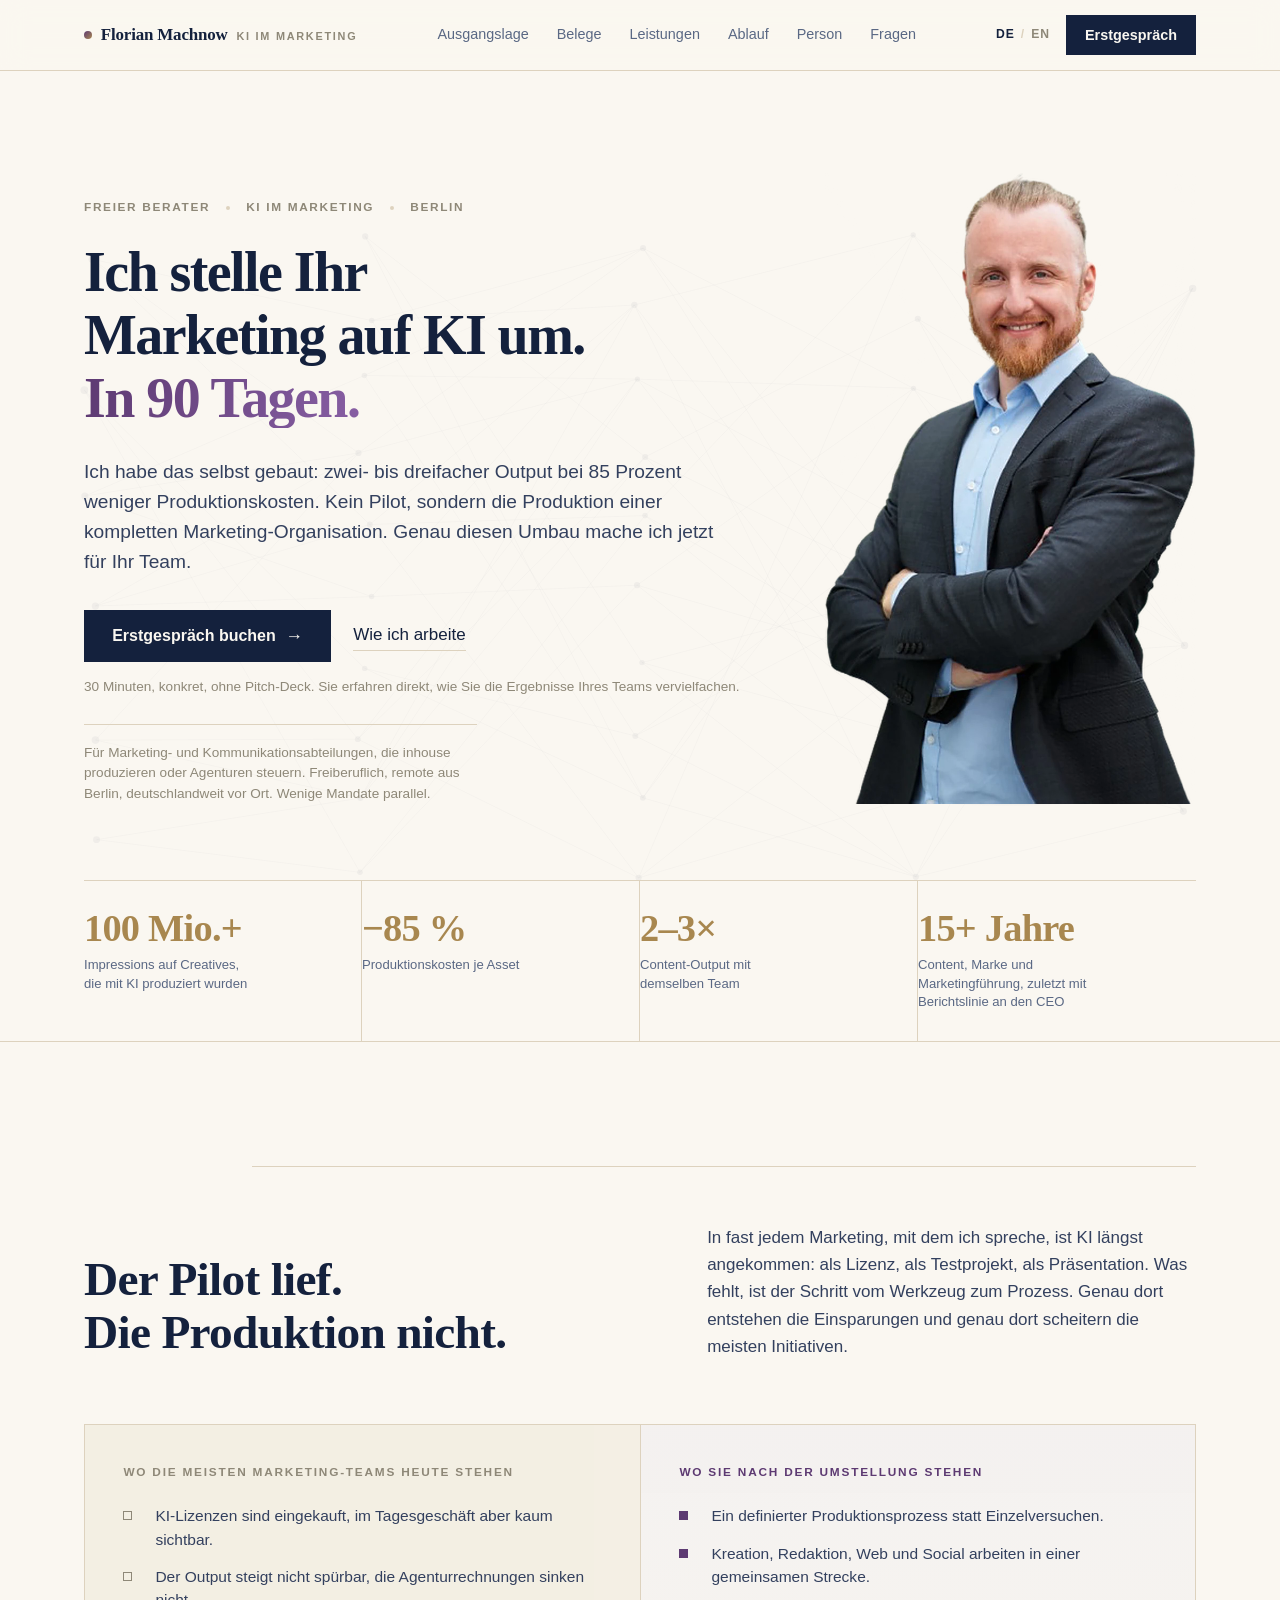
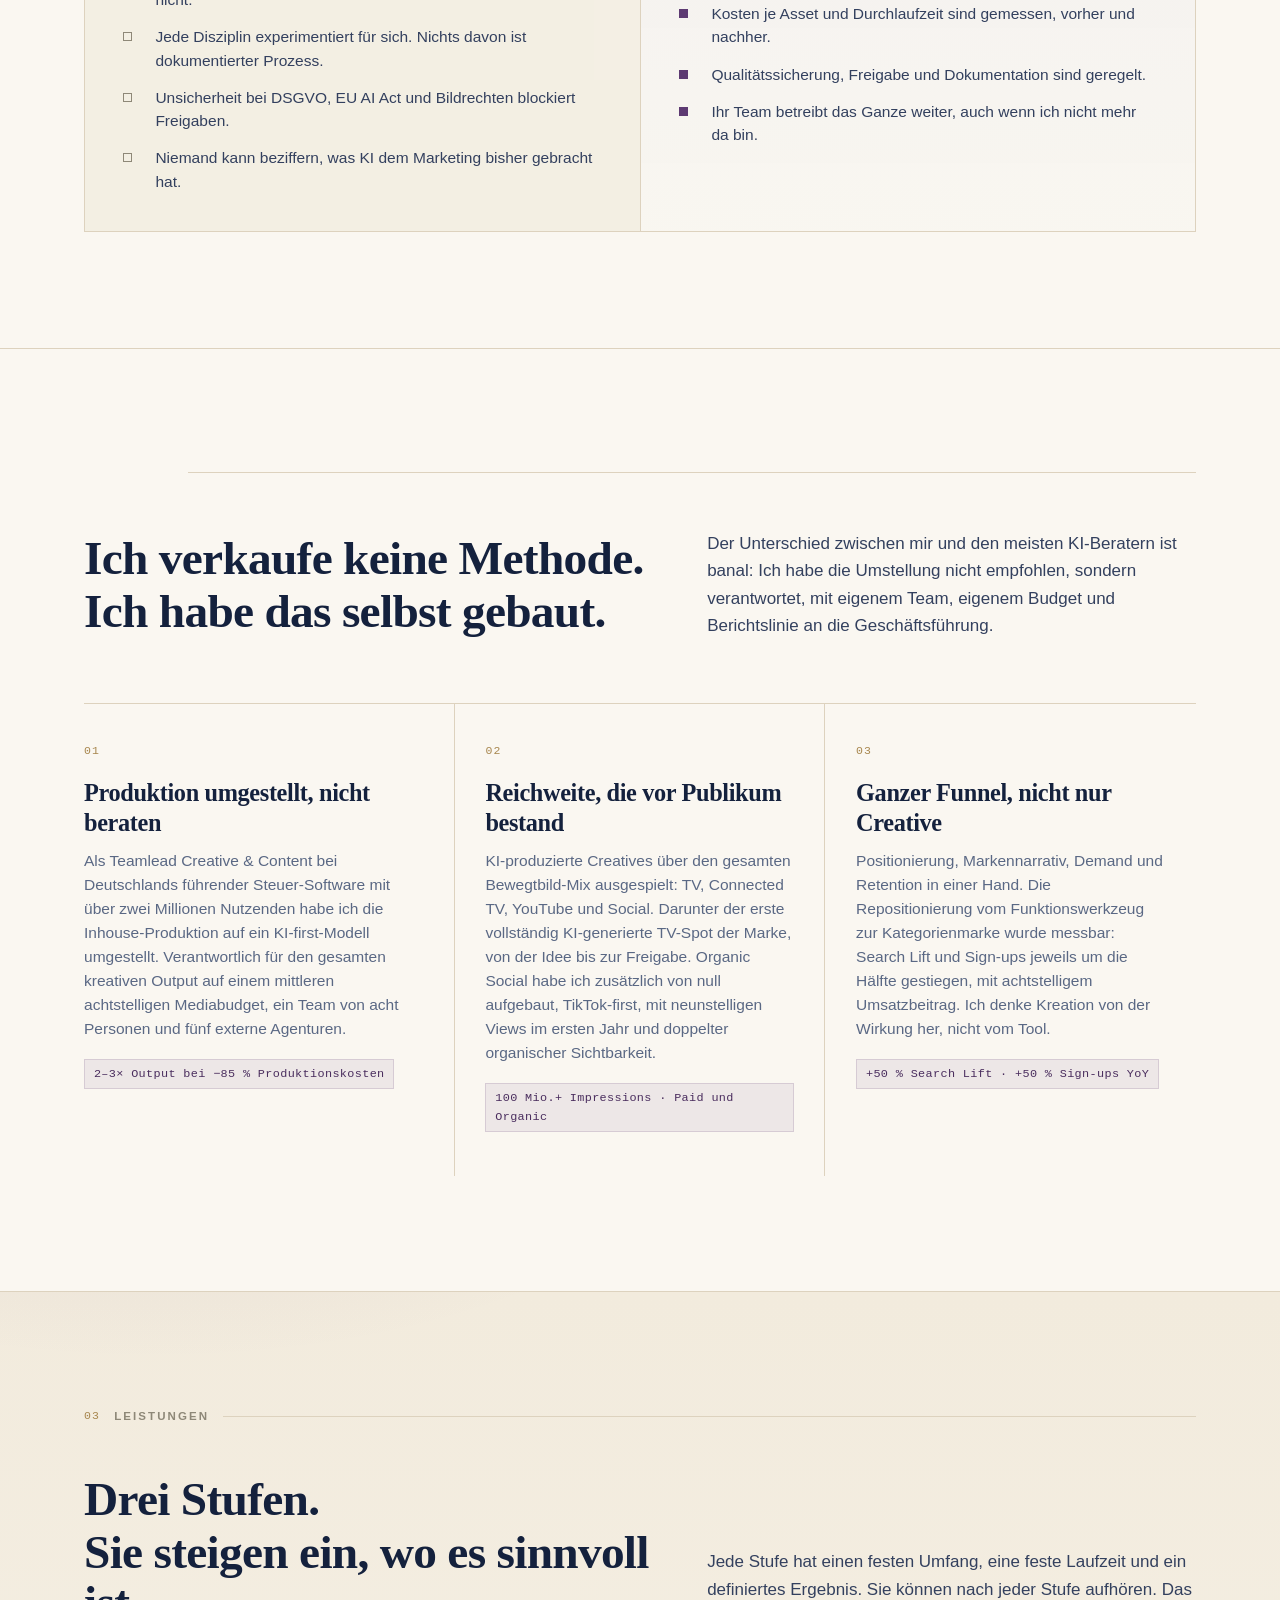
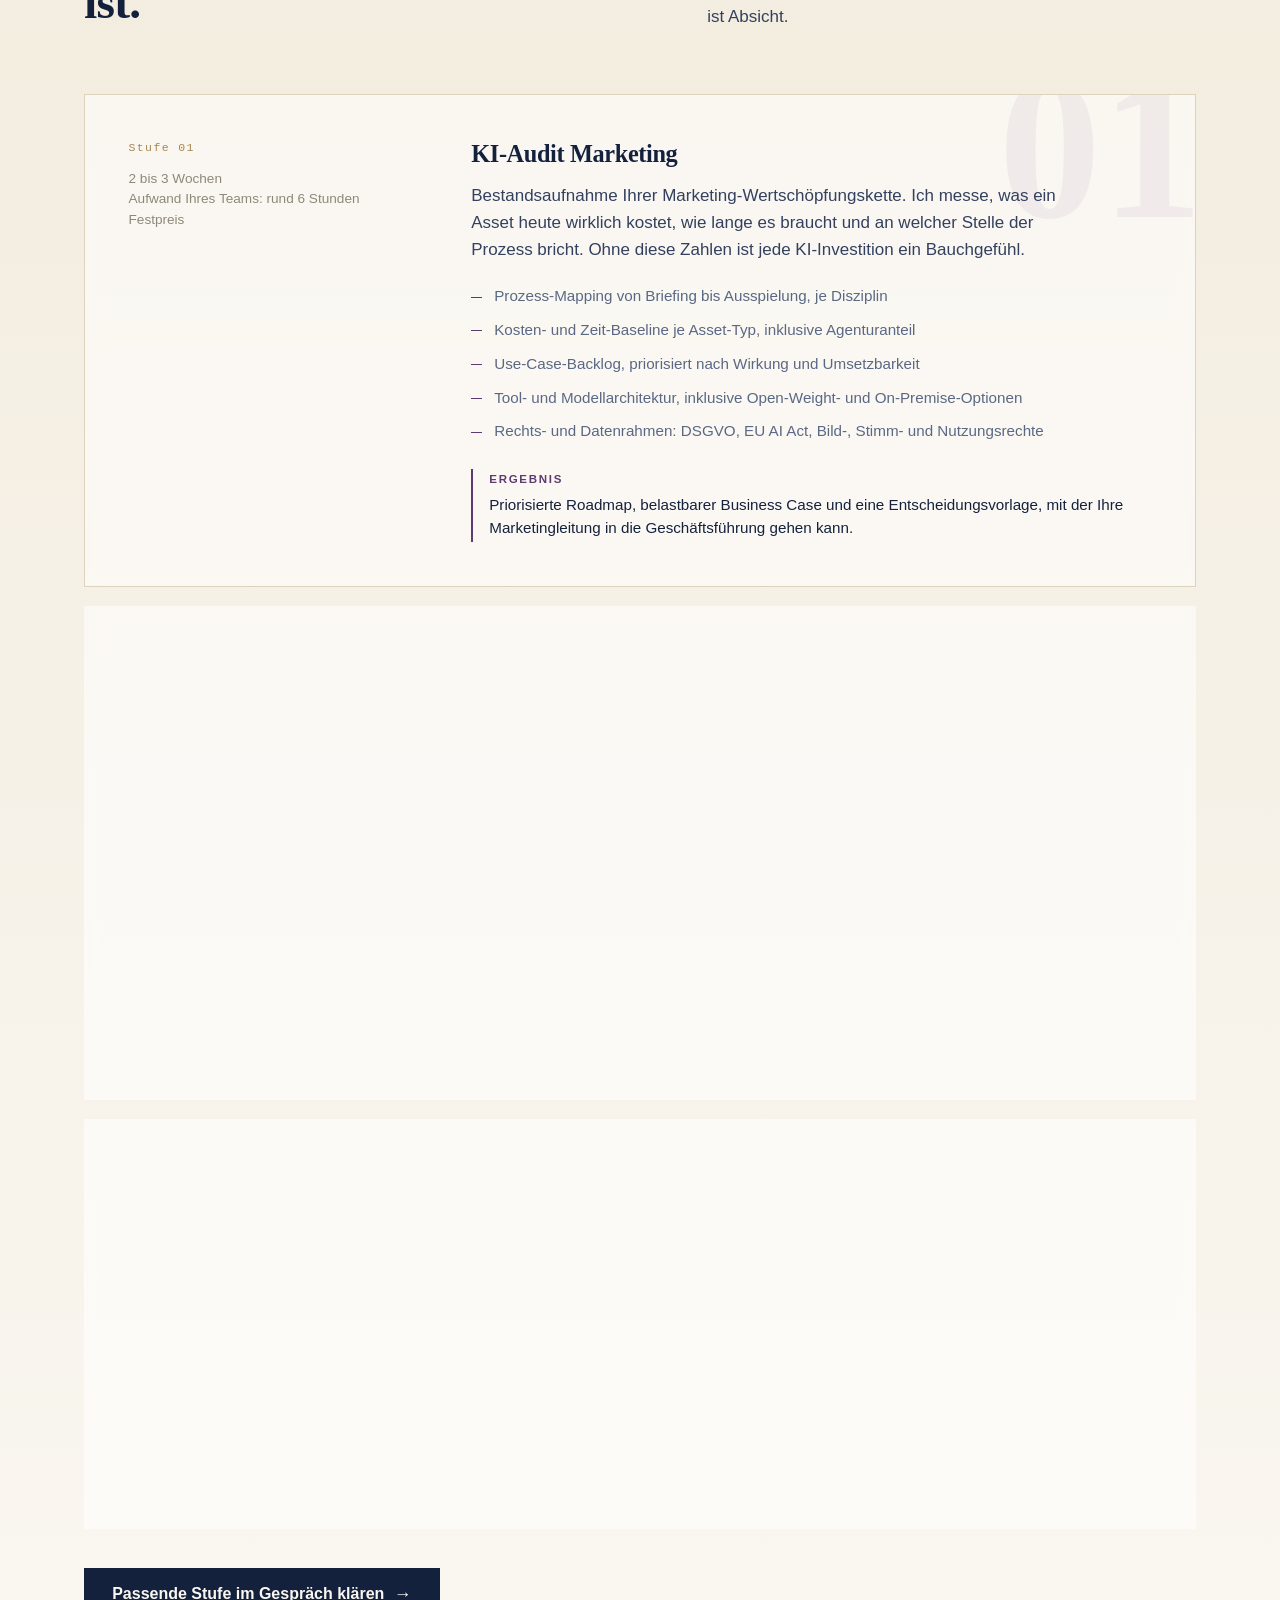
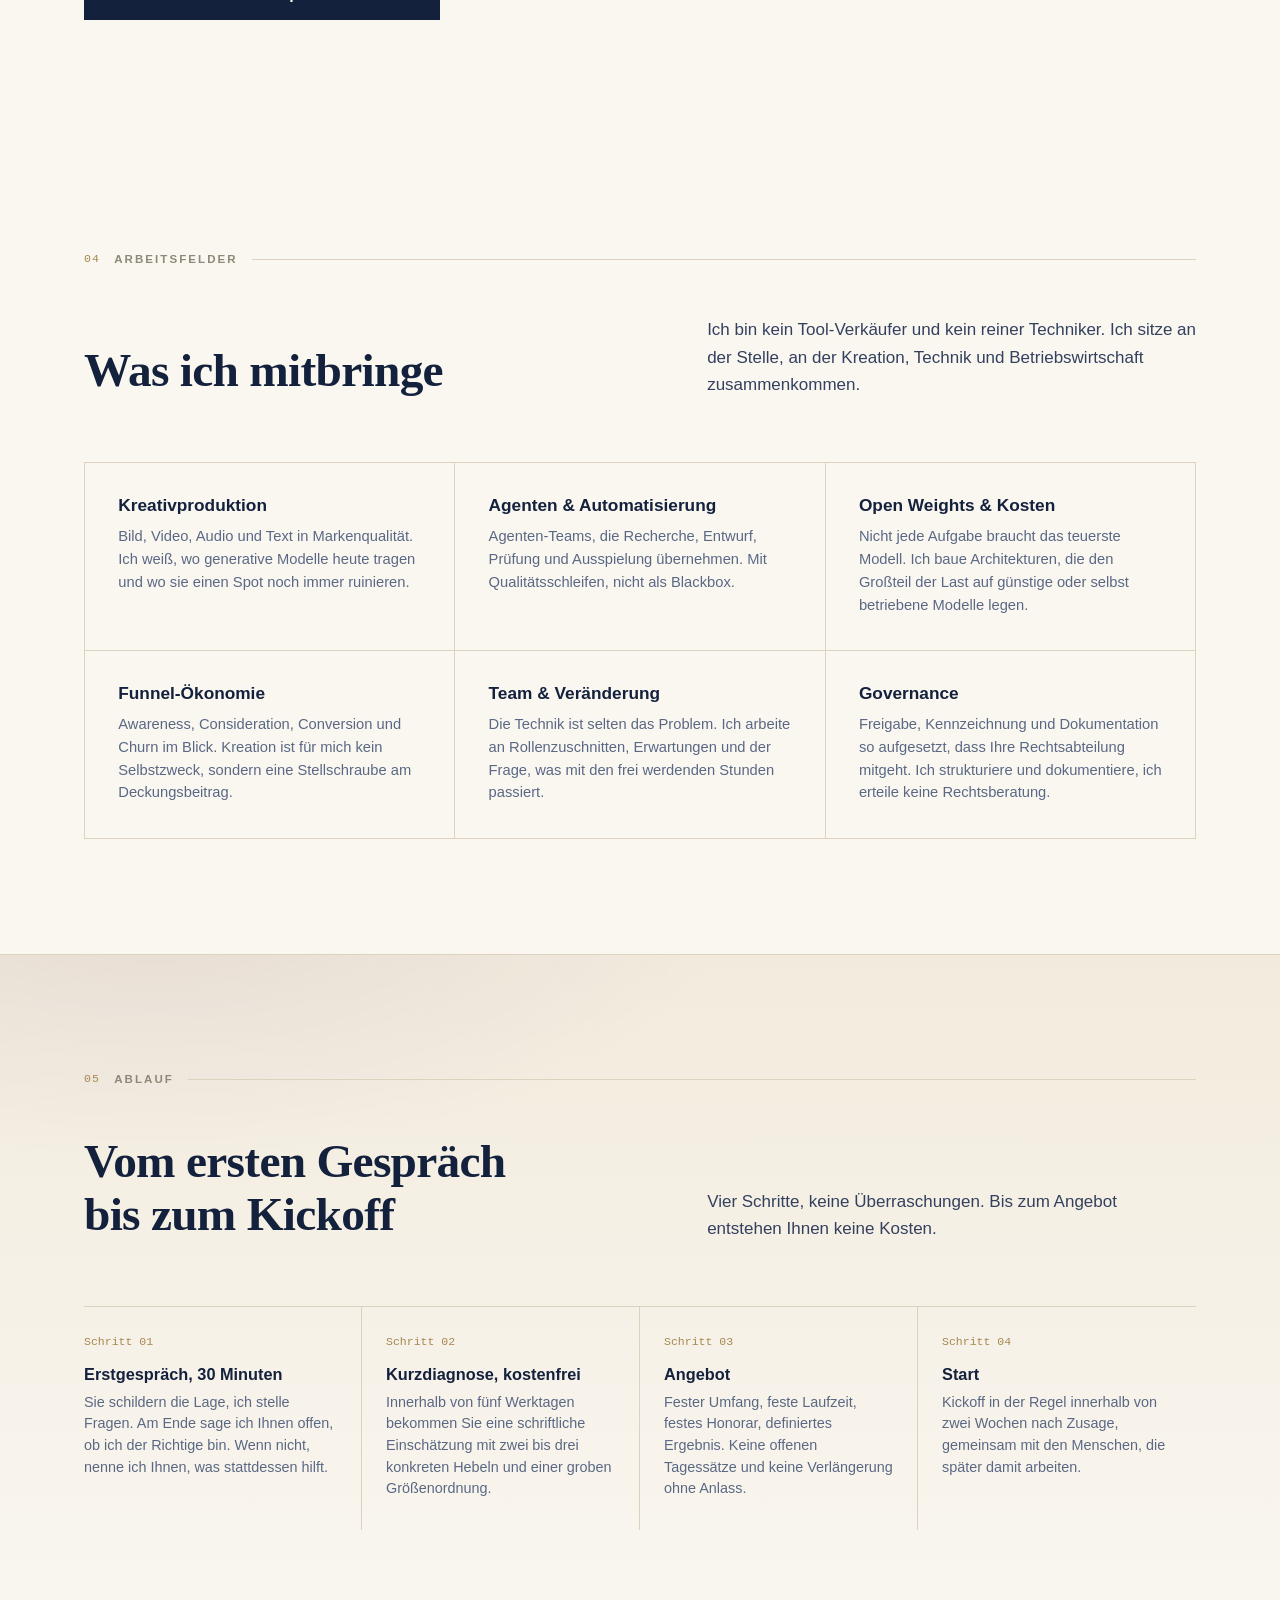
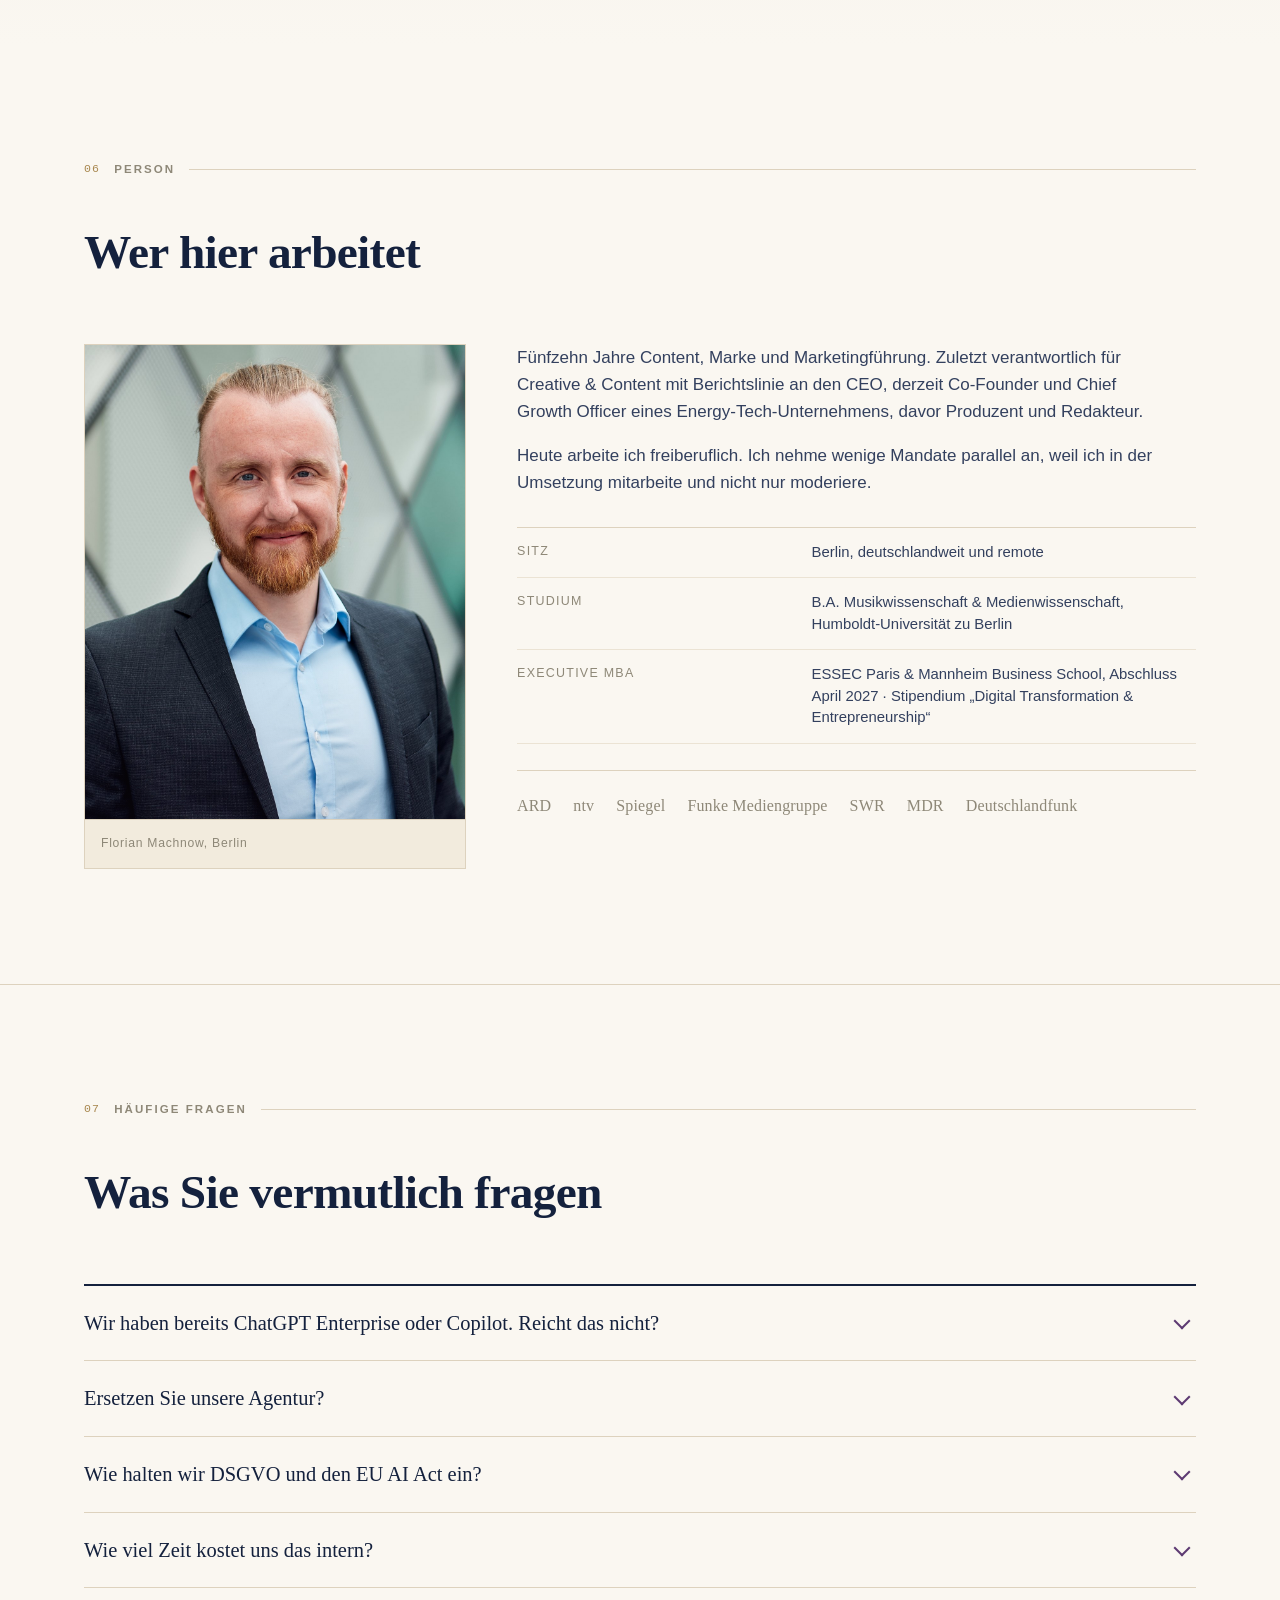
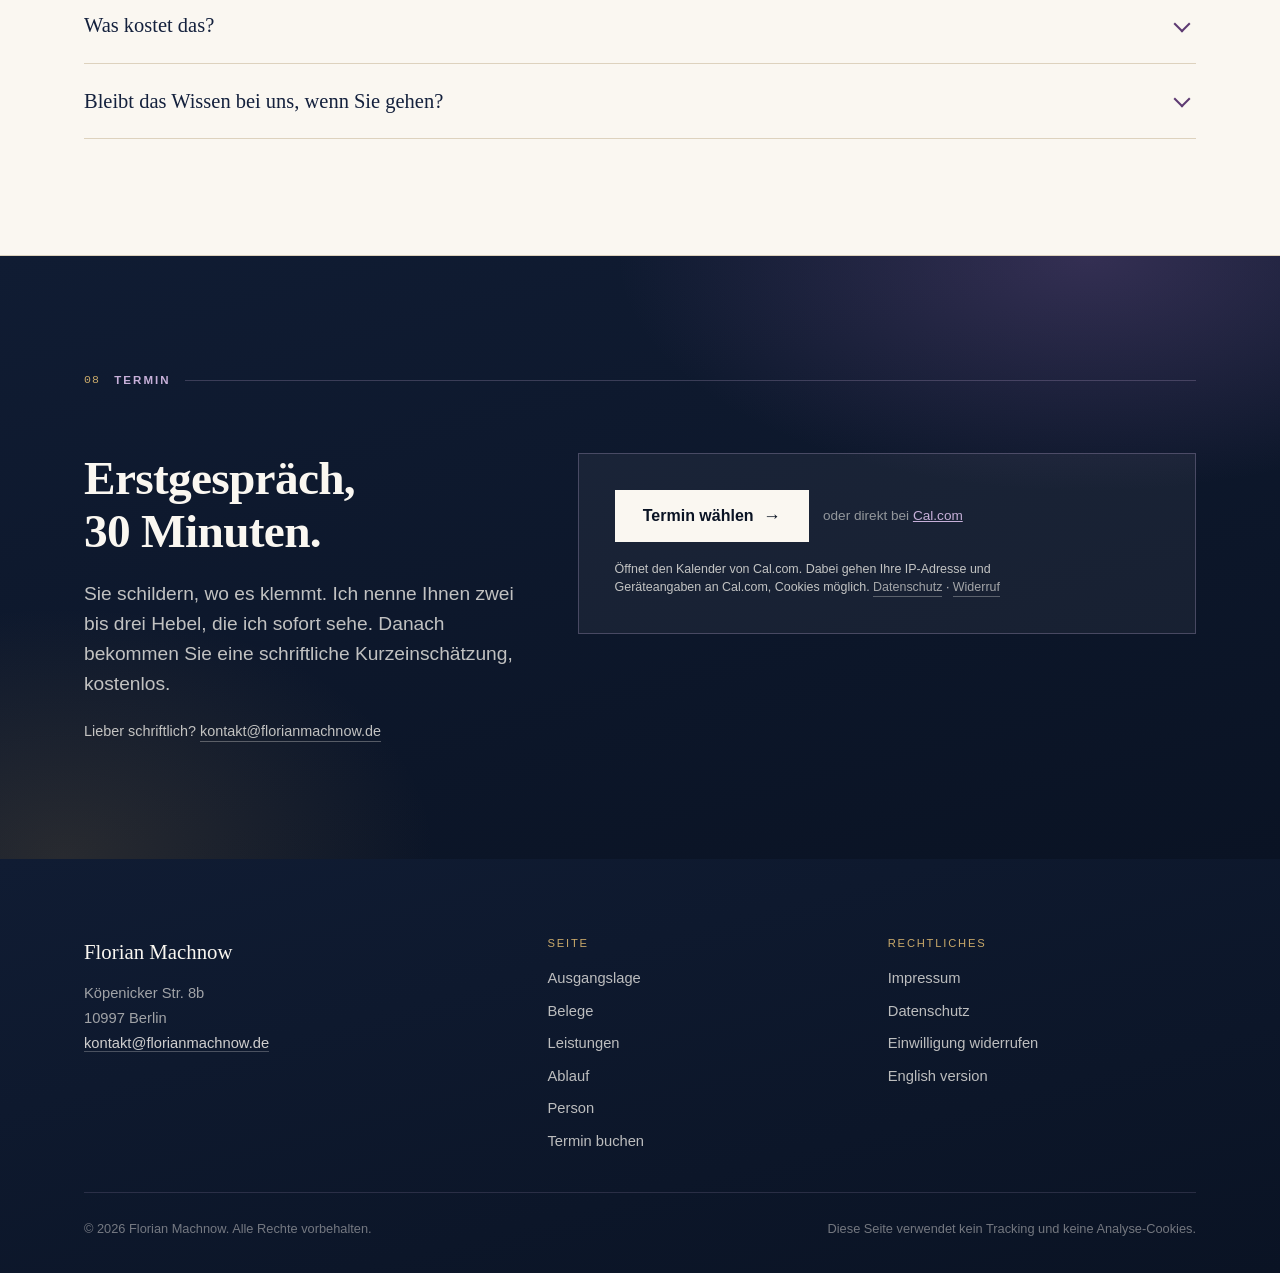
<file: index.html>
<!DOCTYPE html>
<html lang="de">
<head>
<meta charset="utf-8">
<meta name="viewport" content="width=device-width, initial-scale=1">
<title>Florian Machnow · KI im Marketing. Umgesetzt, nicht empfohlen.</title>
<meta name="description" content="Freier Berater für KI im Marketing. Ich stelle Marketing-Abteilungen auf KI-Produktion um: mehr Output, geringere Produktionskosten, messbar entlang des gesamten Funnels.">
<meta name="author" content="Florian Machnow">

<!-- Diese Seite soll ausdrücklich NICHT in Suchmaschinen erscheinen. -->
<meta name="robots" content="noindex, nofollow, noarchive, nosnippet, noimageindex, noai, noimageai">
<meta name="googlebot" content="noindex, nofollow">

<meta property="og:type" content="website">
<meta property="og:locale" content="de_DE">
<meta property="og:site_name" content="Florian Machnow">
<meta property="og:title" content="Florian Machnow · KI im Marketing. Umgesetzt, nicht empfohlen.">
<meta property="og:description" content="Ich stelle Marketing-Abteilungen auf KI-Produktion um. Mehr Output, geringere Kosten, messbar.">
<meta property="og:url" content="https://florianmachnow.de/">
<meta property="og:image" content="https://florianmachnow.de/assets/img/og-image.png">
<meta name="twitter:card" content="summary_large_image">
<meta name="theme-color" content="#0A1324">

<link rel="icon" href="/favicon.svg" type="image/svg+xml">
<link rel="alternate icon" href="/favicon.ico" sizes="32x32">
<link rel="apple-touch-icon" href="/apple-touch-icon.png">
<link rel="manifest" href="/site.webmanifest">
<link rel="canonical" href="https://florianmachnow.de/">
<link rel="stylesheet" href="/assets/css/style.css?v=6">
<noscript><style>
  /* Ohne JavaScript werden die Einblendungen nie ausgeloest.
     Also alles sofort sichtbar zeigen. */
  .rl > span,.rise,.draw{transform:none!important;opacity:1!important;animation:none!important}
</style></noscript>
</head>
<body>
<a class="skip-link" href="#main">Zum Inhalt springen</a>

<header class="site-header">
  <div class="wrap site-header__inner">
    <a class="brand" href="/">
      <span class="brand__dot" aria-hidden="true"></span>
      Florian Machnow
      <span class="brand__sub">KI im Marketing</span>
    </a>
    <nav class="nav" aria-label="Hauptnavigation">
      <a href="#lage">Ausgangslage</a>
      <a href="#belege">Belege</a>
      <a href="#leistungen">Leistungen</a>
      <a href="#ablauf">Ablauf</a>
      <a href="#person">Person</a>
      <a href="#fragen">Fragen</a>
    </nav>
    <div class="header-actions">
      <span class="lang">
        <span class="is-active">DE</span><span class="lang__sep">/</span><a href="/en/" hreflang="en">EN</a>
      </span>
      <a class="btn btn--sm" href="#termin"><span>Erstgespräch</span></a>
    </div>
  </div>
</header>

<main id="main">

<!-- ============================ HERO ============================ -->
<section class="hero" id="hero">
  <canvas class="hero__canvas" id="neural" aria-hidden="true"></canvas>
  <div class="hero__veil" aria-hidden="true"></div>

  <div class="wrap hero__inner">
    <div class="hero__grid" data-reveal>
      <div>
        <div class="hero__meta rise">
          <span class="hero__meta-item">Freier Berater</span>
          <span class="hero__meta-dot" aria-hidden="true"></span>
          <span class="hero__meta-item">KI im Marketing</span>
          <span class="hero__meta-dot" aria-hidden="true"></span>
          <span class="hero__meta-item">Berlin</span>
        </div>

        <h1 class="h-display">
          <span class="rl"><span style="--i:1">Ich stelle Ihr</span></span>
          <span class="rl"><span style="--i:2">Marketing auf KI um.</span></span>
          <span class="rl"><span class="hero__h1-alt" style="--i:3" data-scramble>In 90 Tagen.</span></span>
        </h1>

        <p class="lead hero__lead rise" style="--i:4">Ich habe das selbst gebaut: zwei- bis dreifacher Output bei
          85 Prozent weniger Produktionskosten. Kein Pilot, sondern die Produktion einer kompletten
          Marketing-Organisation. Genau diesen Umbau mache ich jetzt für Ihr Team.</p>

        <div class="hero__cta rise" style="--i:5">
          <a class="btn" href="#termin"><span>Erstgespräch buchen</span> <span class="btn__arrow" aria-hidden="true">→</span></a>
          <a class="link-underline" href="#leistungen">Wie ich arbeite</a>
        </div>
        <p class="hero__cta-note rise" style="--i:6">30 Minuten, konkret, ohne Pitch-Deck. Sie erfahren direkt, wie Sie die Ergebnisse Ihres Teams vervielfachen.</p>

        <p class="hero__for rise" style="--i:7">Für Marketing- und Kommunikationsabteilungen, die inhouse produzieren
          oder Agenturen steuern. Freiberuflich, remote aus Berlin, deutschlandweit vor Ort. Wenige Mandate parallel.</p>
      </div>

      <div class="hero__portrait rise" style="--i:6">
        <picture>
          <source srcset="/assets/img/florian-hero.webp" type="image/webp">
          <img src="/assets/img/florian-hero.png" alt="Florian Machnow" width="348" height="591" decoding="async">
        </picture>
      </div>
    </div>

    <!-- Proof -->
    <div class="proof" data-reveal>
      <div class="proof__grid">
        <div class="proof__item rise" style="--i:0">
          <div class="proof__value"><span data-count-to="100" data-suffix=" Mio.+">100 Mio.+</span></div>
          <p class="proof__label">Impressions auf Creatives, die mit KI produziert wurden</p>
        </div>
        <div class="proof__item rise" style="--i:1">
          <div class="proof__value"><span data-count-to="85" data-prefix="&minus;" data-suffix="&nbsp;%">&minus;85&nbsp;%</span></div>
          <p class="proof__label">Produktionskosten je Asset</p>
        </div>
        <div class="proof__item rise" style="--i:2">
          <div class="proof__value"><span>2&ndash;3&times;</span></div>
          <p class="proof__label">Content-Output mit demselben Team</p>
        </div>
        <div class="proof__item rise" style="--i:3">
          <div class="proof__value"><span data-count-to="15" data-suffix="+ Jahre">15+ Jahre</span></div>
          <p class="proof__label">Content, Marke und Marketingführung, zuletzt mit Berichtslinie an den CEO</p>
        </div>
      </div>
    </div>
  </div>
</section>

<!-- ============================ LAGE ============================ -->
<section class="section" id="lage">
  <div class="wrap">
    <div class="section-head" data-reveal>
      <div class="section-head__meta rise">
        <span class="num">01</span>
        <span class="eyebrow eyebrow-muted">Ausgangslage</span>
        <span class="section-head__rule draw" aria-hidden="true"></span>
      </div>
      <h2 class="h-section">
        <span class="rl"><span style="--i:0">Der Pilot lief.</span></span>
        <span class="rl"><span style="--i:1">Die Produktion nicht.</span></span>
      </h2>
      <p class="body-text rise" style="--i:3">In fast jedem Marketing, mit dem ich spreche, ist KI längst angekommen:
        als Lizenz, als Testprojekt, als Präsentation. Was fehlt, ist der Schritt vom Werkzeug zum Prozess.
        Genau dort entstehen die Einsparungen und genau dort scheitern die meisten Initiativen.</p>
    </div>

    <div class="contrast" data-reveal>
      <div class="contrast__col contrast__col--now rise">
        <div class="contrast__title">Wo die meisten Marketing-Teams heute stehen</div>
        <ul class="checklist">
          <li>KI-Lizenzen sind eingekauft, im Tagesgeschäft aber kaum sichtbar.</li>
          <li>Der Output steigt nicht spürbar, die Agenturrechnungen sinken nicht.</li>
          <li>Jede Disziplin experimentiert für sich. Nichts davon ist dokumentierter Prozess.</li>
          <li>Unsicherheit bei DSGVO, EU AI Act und Bildrechten blockiert Freigaben.</li>
          <li>Niemand kann beziffern, was KI dem Marketing bisher gebracht hat.</li>
        </ul>
      </div>
      <div class="contrast__col contrast__col--next rise" style="--i:1">
        <div class="contrast__title">Wo Sie nach der Umstellung stehen</div>
        <ul class="checklist checklist--next">
          <li>Ein definierter Produktionsprozess statt Einzelversuchen.</li>
          <li>Kreation, Redaktion, Web und Social arbeiten in einer gemeinsamen Strecke.</li>
          <li>Kosten je Asset und Durchlaufzeit sind gemessen, vorher und nachher.</li>
          <li>Qualitätssicherung, Freigabe und Dokumentation sind geregelt.</li>
          <li>Ihr Team betreibt das Ganze weiter, auch wenn ich nicht mehr da bin.</li>
        </ul>
      </div>
    </div>
  </div>
</section>

<!-- ============================ BELEGE ============================ -->
<section class="section" id="belege">
  <div class="wrap">
    <div class="section-head" data-reveal>
      <div class="section-head__meta rise">
        <span class="num">02</span>
        <span class="eyebrow eyebrow-muted">Belege</span>
        <span class="section-head__rule draw" aria-hidden="true"></span>
      </div>
      <h2 class="h-section">
        <span class="rl"><span style="--i:0">Ich verkaufe keine Methode.</span></span>
        <span class="rl"><span style="--i:1">Ich habe das selbst gebaut.</span></span>
      </h2>
      <p class="body-text rise" style="--i:3">Der Unterschied zwischen mir und den meisten KI-Beratern ist banal:
        Ich habe die Umstellung nicht empfohlen, sondern verantwortet, mit eigenem Team,
        eigenem Budget und Berichtslinie an die Geschäftsführung.</p>
    </div>

    <div class="cards cards--3" data-reveal>
      <article class="card rise" style="--i:0">
        <span class="num card__num">01</span>
        <h3 class="h-card">Produktion umgestellt, nicht beraten</h3>
        <p>Als Teamlead Creative &amp; Content bei Deutschlands führender Steuer-Software mit über zwei Millionen
          Nutzenden habe ich die Inhouse-Produktion auf ein KI-first-Modell umgestellt. Verantwortlich für den
          gesamten kreativen Output auf einem mittleren achtstelligen Mediabudget, ein Team von acht Personen
          und fünf externe Agenturen.</p>
        <span class="card__kpi">2–3× Output bei −85 % Produktionskosten</span>
      </article>

      <article class="card rise" style="--i:1">
        <span class="num card__num">02</span>
        <h3 class="h-card">Reichweite, die vor Publikum bestand</h3>
        <p>KI-produzierte Creatives über den gesamten Bewegtbild-Mix ausgespielt: TV, Connected TV, YouTube
          und Social. Darunter der erste vollständig KI-generierte TV-Spot der Marke, von der Idee bis zur
          Freigabe. Organic Social habe ich zusätzlich von null aufgebaut, TikTok-first, mit neunstelligen
          Views im ersten Jahr und doppelter organischer Sichtbarkeit.</p>
        <span class="card__kpi">100 Mio.+ Impressions · Paid und Organic</span>
      </article>

      <article class="card rise" style="--i:2">
        <span class="num card__num">03</span>
        <h3 class="h-card">Ganzer Funnel, nicht nur Creative</h3>
        <p>Positionierung, Markennarrativ, Demand und Retention in einer Hand. Die Repositionierung vom
          Funktionswerkzeug zur Kategorienmarke wurde messbar: Search Lift und Sign-ups jeweils um die Hälfte
          gestiegen, mit achtstelligem Umsatzbeitrag. Ich denke Kreation von der Wirkung her, nicht vom Tool.</p>
        <span class="card__kpi">+50 % Search Lift · +50 % Sign-ups YoY</span>
      </article>
    </div>
  </div>
</section>

<!-- ============================ LEISTUNGEN ============================ -->
<section class="section section--sand" id="leistungen">
  <div class="wrap">
    <div class="section-head" data-reveal>
      <div class="section-head__meta rise">
        <span class="num">03</span>
        <span class="eyebrow eyebrow-muted">Leistungen</span>
        <span class="section-head__rule draw" aria-hidden="true"></span>
      </div>
      <h2 class="h-section">
        <span class="rl"><span style="--i:0">Drei Stufen.</span></span>
        <span class="rl"><span style="--i:1">Sie steigen ein, wo es sinnvoll ist.</span></span>
      </h2>
      <p class="body-text rise" style="--i:3">Jede Stufe hat einen festen Umfang, eine feste Laufzeit und ein definiertes Ergebnis.
        Sie können nach jeder Stufe aufhören. Das ist Absicht.</p>
    </div>

    <div class="tiers" data-reveal>

      <article class="tier rise" data-stage="01" style="--i:0">
        <div class="tier__aside">
          <span class="tier__stage">Stufe 01</span>
          <p class="tier__meta">2 bis 3 Wochen<br>Aufwand Ihres Teams: rund 6 Stunden<br>Festpreis</p>
        </div>
        <div>
          <h3 class="h-card">KI-Audit Marketing</h3>
          <p class="tier__desc">Bestandsaufnahme Ihrer Marketing-Wertschöpfungskette. Ich messe, was ein Asset heute
            wirklich kostet, wie lange es braucht und an welcher Stelle der Prozess bricht. Ohne diese Zahlen ist
            jede KI-Investition ein Bauchgefühl.</p>
          <ul class="tier__list">
            <li>Prozess-Mapping von Briefing bis Ausspielung, je Disziplin</li>
            <li>Kosten- und Zeit-Baseline je Asset-Typ, inklusive Agenturanteil</li>
            <li>Use-Case-Backlog, priorisiert nach Wirkung und Umsetzbarkeit</li>
            <li>Tool- und Modellarchitektur, inklusive Open-Weight- und On-Premise-Optionen</li>
            <li>Rechts- und Datenrahmen: DSGVO, EU AI Act, Bild-, Stimm- und Nutzungsrechte</li>
          </ul>
          <div class="tier__out">
            <strong>Ergebnis</strong>
            Priorisierte Roadmap, belastbarer Business Case und eine Entscheidungsvorlage,
            mit der Ihre Marketingleitung in die Geschäftsführung gehen kann.
          </div>
        </div>
      </article>

      <article class="tier rise" data-stage="02" style="--i:1">
        <div class="tier__aside">
          <span class="tier__stage">Stufe 02</span>
          <p class="tier__meta">90 Tage<br>1 bis 2 Tage pro Woche<br>Festpreis je Sprint</p>
        </div>
        <div>
          <h3 class="h-card">Umsetzungssprint</h3>
          <p class="tier__desc">Wir bauen die Strecke, die im Audit oben steht, und bringen sie in den Regelbetrieb.
            Ich arbeite dabei mit, ich moderiere nicht nur. Kein Pilot im Nebenraum, sondern Produktion, die am
            Ende des Sprints läuft.</p>
          <ul class="tier__list">
            <li>Aufbau der KI-Produktionsstrecke für Kreation, Redaktion, Web oder Social</li>
            <li>Agenten-Team für wiederkehrende Arbeitsschritte, inklusive Qualitätssicherung</li>
            <li>Marken-, Prompt- und Freigabestandards, dokumentiert und übergeben</li>
            <li>Enablement Ihres Teams: Schulung, Sparring, neue Rollenzuschnitte</li>
            <li>Messung gegen die Baseline aus Stufe 01, wöchentlich sichtbar</li>
          </ul>
          <div class="tier__out">
            <strong>Ergebnis</strong>
            Ein laufender Prozess, den Ihr Team ohne mich betreibt, plus Vorher-Nachher-Zahlen,
            die vor Controlling und Geschäftsführung bestehen.
          </div>
        </div>
      </article>

      <article class="tier rise" data-stage="03" style="--i:2">
        <div class="tier__aside">
          <span class="tier__stage">Stufe 03</span>
          <p class="tier__meta">Fortlaufend<br>Monatlich kündbar<br>Monatspauschale</p>
        </div>
        <div>
          <h3 class="h-card">Begleitung &amp; Sparring</h3>
          <p class="tier__desc">Für Teams, die die Umstellung hinter sich haben und den Vorsprung halten wollen,
            ohne eine eigene KI-Abteilung aufzubauen.</p>
          <ul class="tier__list">
            <li>Fester Sparringstermin für Marketingleitung und Teamleads</li>
            <li>Modell- und Tool-Updates bewertet und eingeordnet, statt jedem Release hinterherzulaufen</li>
            <li>Ausrollen auf weitere Teams, Marken oder Märkte</li>
            <li>Quartalsreview der Kennzahlen und Nachjustierung der Prozesse</li>
          </ul>
          <div class="tier__out">
            <strong>Ergebnis</strong>
            Der Vorsprung bleibt, und Ihr Team weiß jederzeit, was sich lohnt und was Hype ist.
          </div>
        </div>
      </article>

    </div>

    <div style="margin-top:40px" data-reveal>
      <a class="btn rise" href="#termin"><span>Passende Stufe im Gespräch klären</span> <span class="btn__arrow" aria-hidden="true">→</span></a>
    </div>
  </div>
</section>

<!-- ============================ ARBEITSFELDER ============================ -->
<section class="section" id="felder">
  <div class="wrap">
    <div class="section-head" data-reveal>
      <div class="section-head__meta rise">
        <span class="num">04</span>
        <span class="eyebrow eyebrow-muted">Arbeitsfelder</span>
        <span class="section-head__rule draw" aria-hidden="true"></span>
      </div>
      <h2 class="h-section">
        <span class="rl"><span style="--i:0">Was ich mitbringe</span></span>
      </h2>
      <p class="body-text rise" style="--i:2">Ich bin kein Tool-Verkäufer und kein reiner Techniker. Ich sitze an der Stelle,
        an der Kreation, Technik und Betriebswirtschaft zusammenkommen.</p>
    </div>

    <div class="grid-skills" data-reveal>
      <div class="skill rise" style="--i:0">
        <h3>Kreativproduktion</h3>
        <p>Bild, Video, Audio und Text in Markenqualität. Ich weiß, wo generative Modelle heute tragen und wo
          sie einen Spot noch immer ruinieren.</p>
      </div>
      <div class="skill rise" style="--i:1">
        <h3>Agenten &amp; Automatisierung</h3>
        <p>Agenten-Teams, die Recherche, Entwurf, Prüfung und Ausspielung übernehmen. Mit Qualitätsschleifen,
          nicht als Blackbox.</p>
      </div>
      <div class="skill rise" style="--i:2">
        <h3>Open Weights &amp; Kosten</h3>
        <p>Nicht jede Aufgabe braucht das teuerste Modell. Ich baue Architekturen, die den Großteil der Last auf
          günstige oder selbst betriebene Modelle legen.</p>
      </div>
      <div class="skill rise" style="--i:3">
        <h3>Funnel-Ökonomie</h3>
        <p>Awareness, Consideration, Conversion und Churn im Blick. Kreation ist für mich kein Selbstzweck,
          sondern eine Stellschraube am Deckungsbeitrag.</p>
      </div>
      <div class="skill rise" style="--i:4">
        <h3>Team &amp; Veränderung</h3>
        <p>Die Technik ist selten das Problem. Ich arbeite an Rollenzuschnitten, Erwartungen und der Frage,
          was mit den frei werdenden Stunden passiert.</p>
      </div>
      <div class="skill rise" style="--i:5">
        <h3>Governance</h3>
        <p>Freigabe, Kennzeichnung und Dokumentation so aufgesetzt, dass Ihre Rechtsabteilung mitgeht.
          Ich strukturiere und dokumentiere, ich erteile keine Rechtsberatung.</p>
      </div>
    </div>
  </div>
</section>

<!-- ============================ ABLAUF ============================ -->
<section class="section section--sand" id="ablauf">
  <div class="wrap">
    <div class="section-head" data-reveal>
      <div class="section-head__meta rise">
        <span class="num">05</span>
        <span class="eyebrow eyebrow-muted">Ablauf</span>
        <span class="section-head__rule draw" aria-hidden="true"></span>
      </div>
      <h2 class="h-section">
        <span class="rl"><span style="--i:0">Vom ersten Gespräch</span></span>
        <span class="rl"><span style="--i:1">bis zum Kickoff</span></span>
      </h2>
      <p class="body-text rise" style="--i:3">Vier Schritte, keine Überraschungen. Bis zum Angebot entstehen Ihnen keine Kosten.</p>
    </div>

    <div class="steps" data-reveal>
      <div class="step rise" style="--i:0">
        <span class="step__n">Schritt 01</span>
        <h3>Erstgespräch, 30 Minuten</h3>
        <p>Sie schildern die Lage, ich stelle Fragen. Am Ende sage ich Ihnen offen, ob ich der Richtige bin.
          Wenn nicht, nenne ich Ihnen, was stattdessen hilft.</p>
      </div>
      <div class="step rise" style="--i:1">
        <span class="step__n">Schritt 02</span>
        <h3>Kurzdiagnose, kostenfrei</h3>
        <p>Innerhalb von fünf Werktagen bekommen Sie eine schriftliche Einschätzung mit zwei bis drei
          konkreten Hebeln und einer groben Größenordnung.</p>
      </div>
      <div class="step rise" style="--i:2">
        <span class="step__n">Schritt 03</span>
        <h3>Angebot</h3>
        <p>Fester Umfang, feste Laufzeit, festes Honorar, definiertes Ergebnis. Keine offenen Tagessätze
          und keine Verlängerung ohne Anlass.</p>
      </div>
      <div class="step rise" style="--i:3">
        <span class="step__n">Schritt 04</span>
        <h3>Start</h3>
        <p>Kickoff in der Regel innerhalb von zwei Wochen nach Zusage, gemeinsam mit den Menschen,
          die später damit arbeiten.</p>
      </div>
    </div>
  </div>
</section>

<!-- ============================ PERSON ============================ -->
<section class="section" id="person">
  <div class="wrap">
    <div class="section-head" data-reveal>
      <div class="section-head__meta rise">
        <span class="num">06</span>
        <span class="eyebrow eyebrow-muted">Person</span>
        <span class="section-head__rule draw" aria-hidden="true"></span>
      </div>
      <h2 class="h-section">
        <span class="rl"><span style="--i:0">Wer hier arbeitet</span></span>
      </h2>
    </div>

    <div class="about" data-reveal>
      <figure class="portrait rise">
        <img src="/assets/img/florian-machnow.jpg" alt="Porträt von Florian Machnow" width="1200" height="1500">
        <figcaption class="portrait__cap">Florian Machnow, Berlin</figcaption>
      </figure>

      <div class="rise" style="--i:1">
        <p class="body-text">Fünfzehn Jahre Content, Marke und Marketingführung. Zuletzt verantwortlich für
          Creative &amp; Content mit Berichtslinie an den CEO, derzeit Co-Founder und Chief Growth Officer
          eines Energy-Tech-Unternehmens, davor Produzent und Redakteur.</p>
        <p class="body-text">Heute arbeite ich freiberuflich. Ich nehme wenige Mandate parallel an, weil ich
          in der Umsetzung mitarbeite und nicht nur moderiere.</p>

        <dl class="about__facts">
          <div class="fact"><dt>Sitz</dt><dd>Berlin, deutschlandweit und remote</dd></div>
          <div class="fact"><dt>Studium</dt><dd>B.A. Musikwissenschaft &amp; Medienwissenschaft, Humboldt-Universität zu Berlin</dd></div>
          <div class="fact"><dt>Executive MBA</dt><dd>ESSEC Paris &amp; Mannheim Business School, Abschluss April 2027 · Stipendium „Digital Transformation &amp; Entrepreneurship“</dd></div>
        </dl>

        <div class="logo-row" aria-label="Auswahl an Medien, für die ich als Experte gesprochen habe">
          <span>ARD</span><span>ntv</span><span>Spiegel</span><span>Funke Mediengruppe</span>
          <span>SWR</span><span>MDR</span><span>Deutschlandfunk</span>
        </div>
      </div>
    </div>
  </div>
</section>

<!-- ============================ FAQ ============================ -->
<section class="section" id="fragen">
  <div class="wrap">
    <div class="section-head" data-reveal>
      <div class="section-head__meta rise">
        <span class="num">07</span>
        <span class="eyebrow eyebrow-muted">Häufige Fragen</span>
        <span class="section-head__rule draw" aria-hidden="true"></span>
      </div>
      <h2 class="h-section">
        <span class="rl"><span style="--i:0">Was Sie vermutlich fragen</span></span>
      </h2>
    </div>

    <div class="faq" data-reveal>
      <details class="rise" style="--i:0">
        <summary>Wir haben bereits ChatGPT Enterprise oder Copilot. Reicht das nicht?</summary>
        <div class="faq__answer">
          <p>Eine Lizenz ist kein Prozess. In fast jedem Team, das ich sehe, nutzen einzelne Personen die Tools gut
            und der Rest gar nicht. Der Output der Abteilung ändert sich dadurch nicht.</p>
          <p>Der Sprung entsteht erst, wenn Arbeitsschritte neu geschnitten, Qualitätsschleifen definiert und
            Freigaben geregelt sind. Genau daran arbeite ich, mit den Werkzeugen, die Sie ohnehin haben.</p>
        </div>
      </details>

      <details class="rise" style="--i:1">
        <summary>Ersetzen Sie unsere Agentur?</summary>
        <div class="faq__answer">
          <p>Nein. Ich bewerte, welche Leistung intern schneller und günstiger entsteht und welche extern
            besser aufgehoben ist. In der Regel bleibt die Agentur, verschiebt sich aber weg von der Produktion
            hin zu Konzept und Spitzenleistung.</p>
          <p>Ich habe fünf Agenturen gesteuert und weiß, wie beide Seiten rechnen.</p>
        </div>
      </details>

      <details class="rise" style="--i:2">
        <summary>Wie halten wir DSGVO und den EU AI Act ein?</summary>
        <div class="faq__answer">
          <p>Indem wir es von Anfang an mitplanen statt hinterher zu reparieren. Ich arbeite bevorzugt mit
            Modellen, die sich in Europa betreiben lassen, trenne personenbezogene Daten aus den Workflows
            und dokumentiere, welches Modell an welcher Stelle welche Daten sieht.</p>
          <p>Ich bin kein Rechtsanwalt und erteile keine Rechtsberatung. Ich liefere die Struktur und die
            Dokumentation, mit der Ihre Rechtsabteilung oder Ihr Datenschutzbeauftragter arbeiten kann.</p>
        </div>
      </details>

      <details class="rise" style="--i:3">
        <summary>Wie viel Zeit kostet uns das intern?</summary>
        <div class="faq__answer">
          <p>Im Audit rund sechs Stunden verteilt auf Ihr Team, im Wesentlichen Interviews und
            Datenzugang. Im Umsetzungssprint arbeiten die betroffenen Personen an ihren echten Aufgaben,
            nur eben anders. Zusätzliche Workshops halte ich bewusst kurz.</p>
        </div>
      </details>

      <details class="rise" style="--i:4">
        <summary>Was kostet das?</summary>
        <div class="faq__answer">
          <p>Jede Stufe hat ein Festhonorar, keinen offenen Tagessatz. Die Höhe hängt daran, wie viele
            Disziplinen betroffen sind und wie groß Ihr Team ist. Ein Audit für eine Abteilung ist etwas
            anderes als ein Umbau über fünf Teams und drei Märkte.</p>
          <p>Deshalb nenne ich den Preis erst, wenn ich den Umfang kenne, und zwar nach dem Erstgespräch
            zusammen mit der kostenlosen Kurzdiagnose. Was ich vorher zusagen kann: Sie bekommen eine
            Zahl, keine Spanne, und sie ändert sich während des Mandats nicht.</p>
        </div>
      </details>

      <details class="rise" style="--i:5">
        <summary>Bleibt das Wissen bei uns, wenn Sie gehen?</summary>
        <div class="faq__answer">
          <p>Das ist der Zweck der Übung. Prozesse, Prompts, Standards und Betriebsanleitungen gehören Ihnen
            und liegen am Ende in Ihren Systemen. Ein Mandat, das Abhängigkeit erzeugt, wäre für Sie ein
            schlechtes Geschäft und für mich kein gutes Geschäftsmodell.</p>
        </div>
      </details>
    </div>
  </div>
</section>

<!-- ============================ TERMIN ============================ -->
<section class="section section--ink" id="termin">
  <div class="wrap">
    <div class="section-head" data-reveal>
      <div class="section-head__meta rise">
        <span class="num" style="color:var(--brass-lt)">08</span>
        <span class="eyebrow">Termin</span>
        <span class="section-head__rule draw" style="background:rgba(199,176,217,.24)" aria-hidden="true"></span>
      </div>
    </div>

    <div class="booking" data-reveal>
      <div class="rise">
        <h2 class="h-section" style="color:var(--cream);margin-bottom:20px">
          <span class="rl"><span style="--i:0">Erstgespräch,</span></span>
          <span class="rl"><span style="--i:1">30 Minuten.</span></span>
        </h2>
        <p class="lead">Sie schildern, wo es klemmt. Ich nenne Ihnen zwei bis drei Hebel, die ich sofort sehe.
          Danach bekommen Sie eine schriftliche Kurzeinschätzung, kostenlos.</p>
        <p class="booking__note">Lieber schriftlich?
          <a class="link-underline" href="mailto:kontakt@florianmachnow.de?subject=Anfrage%20%C3%BCber%20florianmachnow.de">kontakt@florianmachnow.de</a>
        </p>
      </div>

      <div class="rise" style="--i:1">
        <!-- Consent-Gate: Der Kalender lädt erst nach aktiver Zustimmung. -->
        <div class="consent" id="cal-consent">
          <div class="consent__actions">
            <button class="btn" id="cal-accept" type="button"><span>Termin wählen</span> <span class="btn__arrow" aria-hidden="true">→</span></button>
            <span class="consent__fallback">
              oder direkt bei
              <a href="https://cal.com/florian-machnow-cmykql/30min" target="_blank" rel="noopener noreferrer">Cal.com</a>
            </span>
          </div>
          <p class="consent__legal">
            Öffnet den Kalender von Cal.com. Dabei gehen Ihre IP-Adresse und Geräteangaben an Cal.com,
            Cookies möglich. <a class="link-underline" href="/datenschutz.html">Datenschutz</a> ·
            <a class="link-underline" href="#termin" data-consent-revoke>Widerruf</a>
          </p>
        </div>

        <div id="cal-embed" role="region" aria-label="Terminbuchung"></div>
      </div>
    </div>
  </div>
</section>

</main>

<footer class="site-footer">
  <div class="wrap">
    <div class="footer__grid">
      <div>
        <div class="footer__brand">Florian Machnow</div>
        <address class="footer__addr">
          Köpenicker Str. 8b<br>
          10997 Berlin<br>
          <a href="mailto:kontakt@florianmachnow.de">kontakt@florianmachnow.de</a>
        </address>
      </div>
      <div>
        <div class="footer__title">Seite</div>
        <ul class="footer__links">
          <li><a href="#lage">Ausgangslage</a></li>
          <li><a href="#belege">Belege</a></li>
          <li><a href="#leistungen">Leistungen</a></li>
          <li><a href="#ablauf">Ablauf</a></li>
          <li><a href="#person">Person</a></li>
          <li><a href="#termin">Termin buchen</a></li>
        </ul>
      </div>
      <div>
        <div class="footer__title">Rechtliches</div>
        <ul class="footer__links">
          <li><a href="/impressum.html">Impressum</a></li>
          <li><a href="/datenschutz.html">Datenschutz</a></li>
          <li><a href="#termin" data-consent-revoke>Einwilligung widerrufen</a></li>
          <li><a href="/en/">English version</a></li>
        </ul>
      </div>
    </div>
    <div class="footer__bottom">
      <span>&copy; <span data-year>2026</span> Florian Machnow. Alle Rechte vorbehalten.</span>
      <span>Diese Seite verwendet kein Tracking und keine Analyse-Cookies.</span>
    </div>
  </div>
</footer>

<script src="/assets/js/main.js?v=6" defer></script>
</body>
</html>
</file>
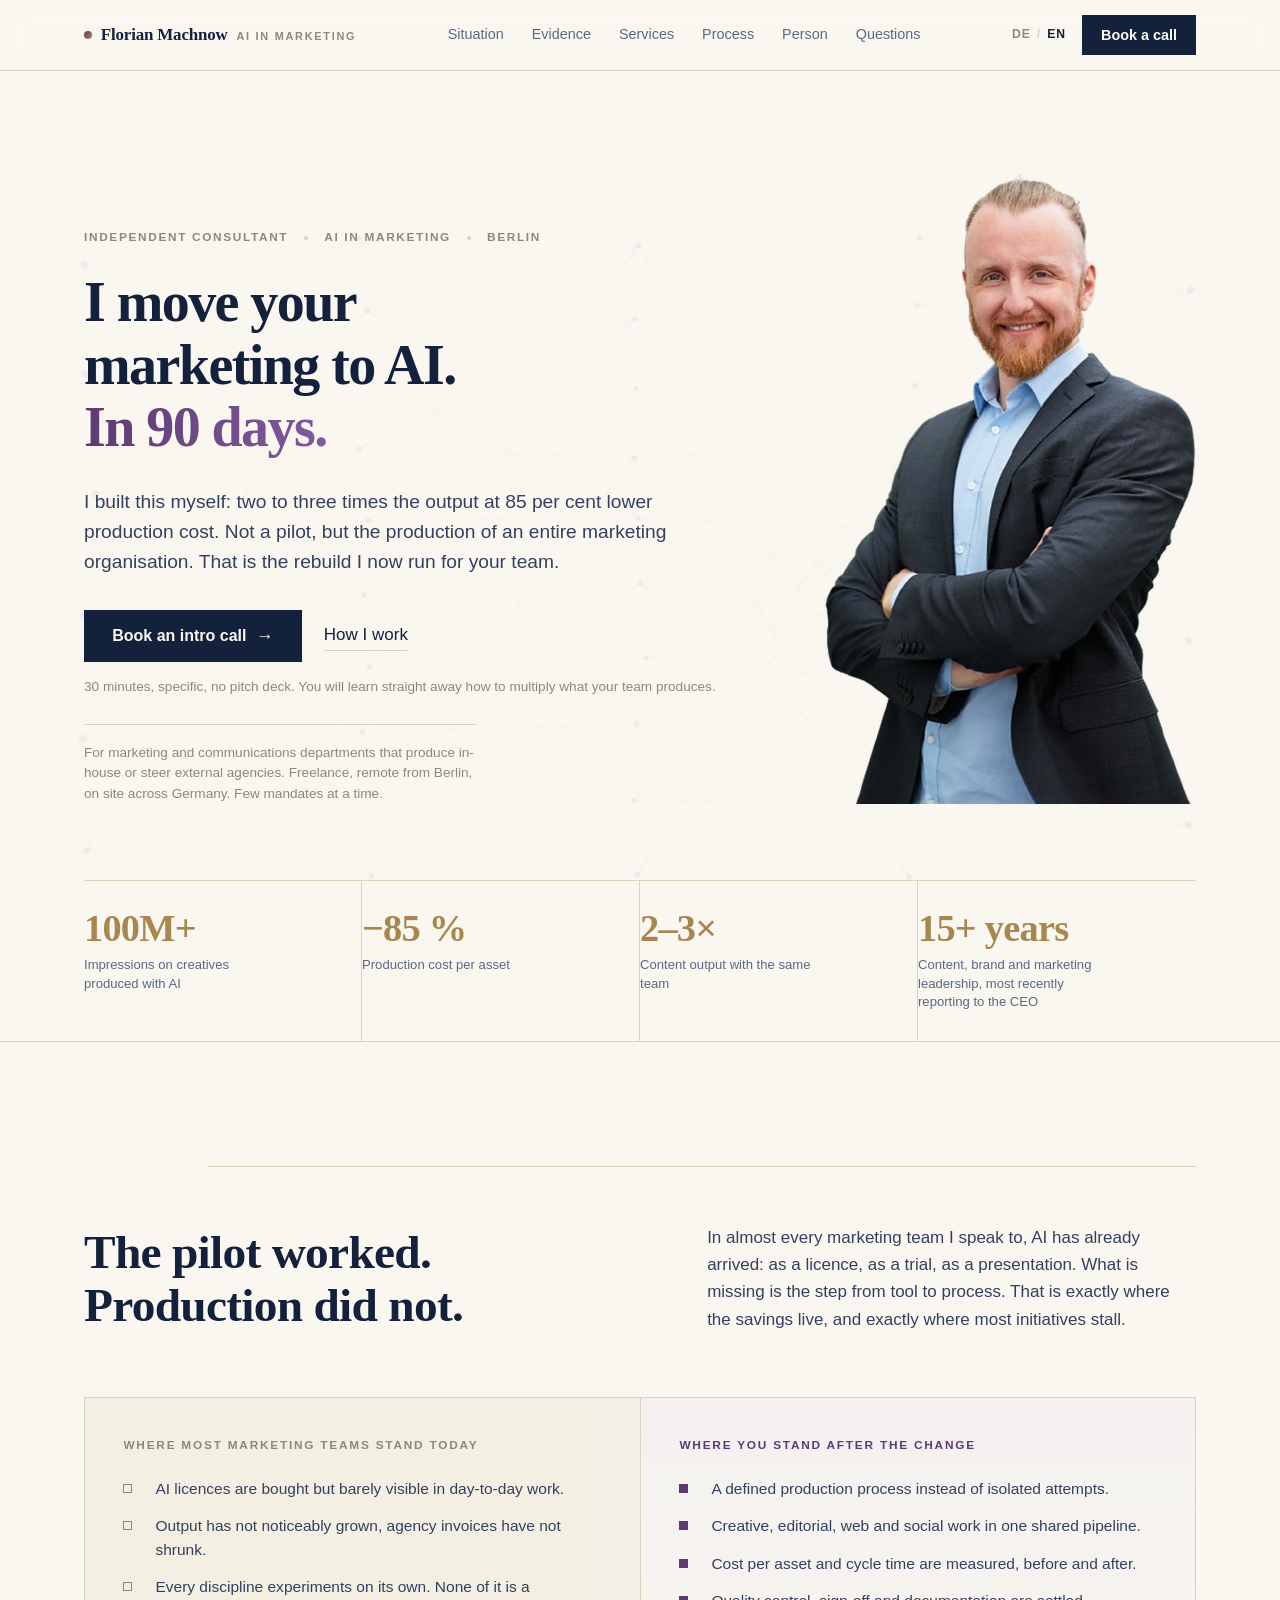
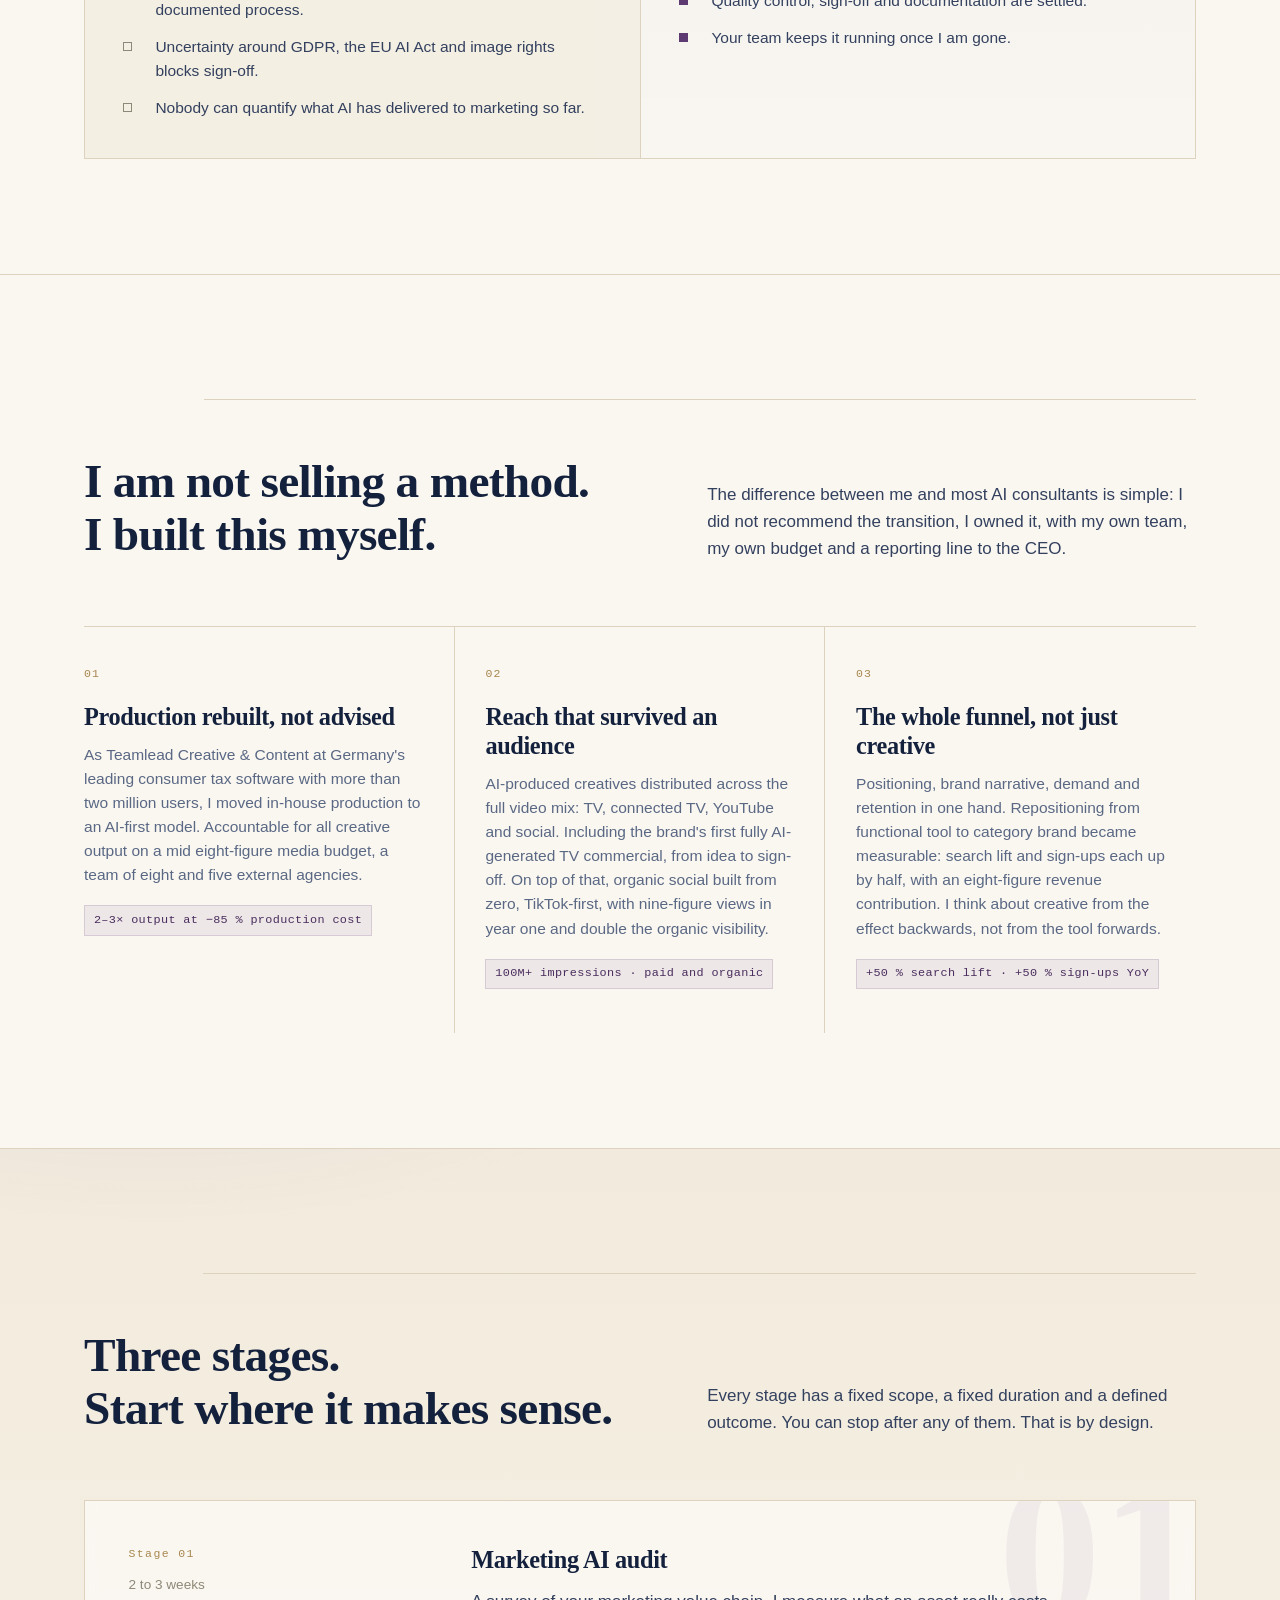
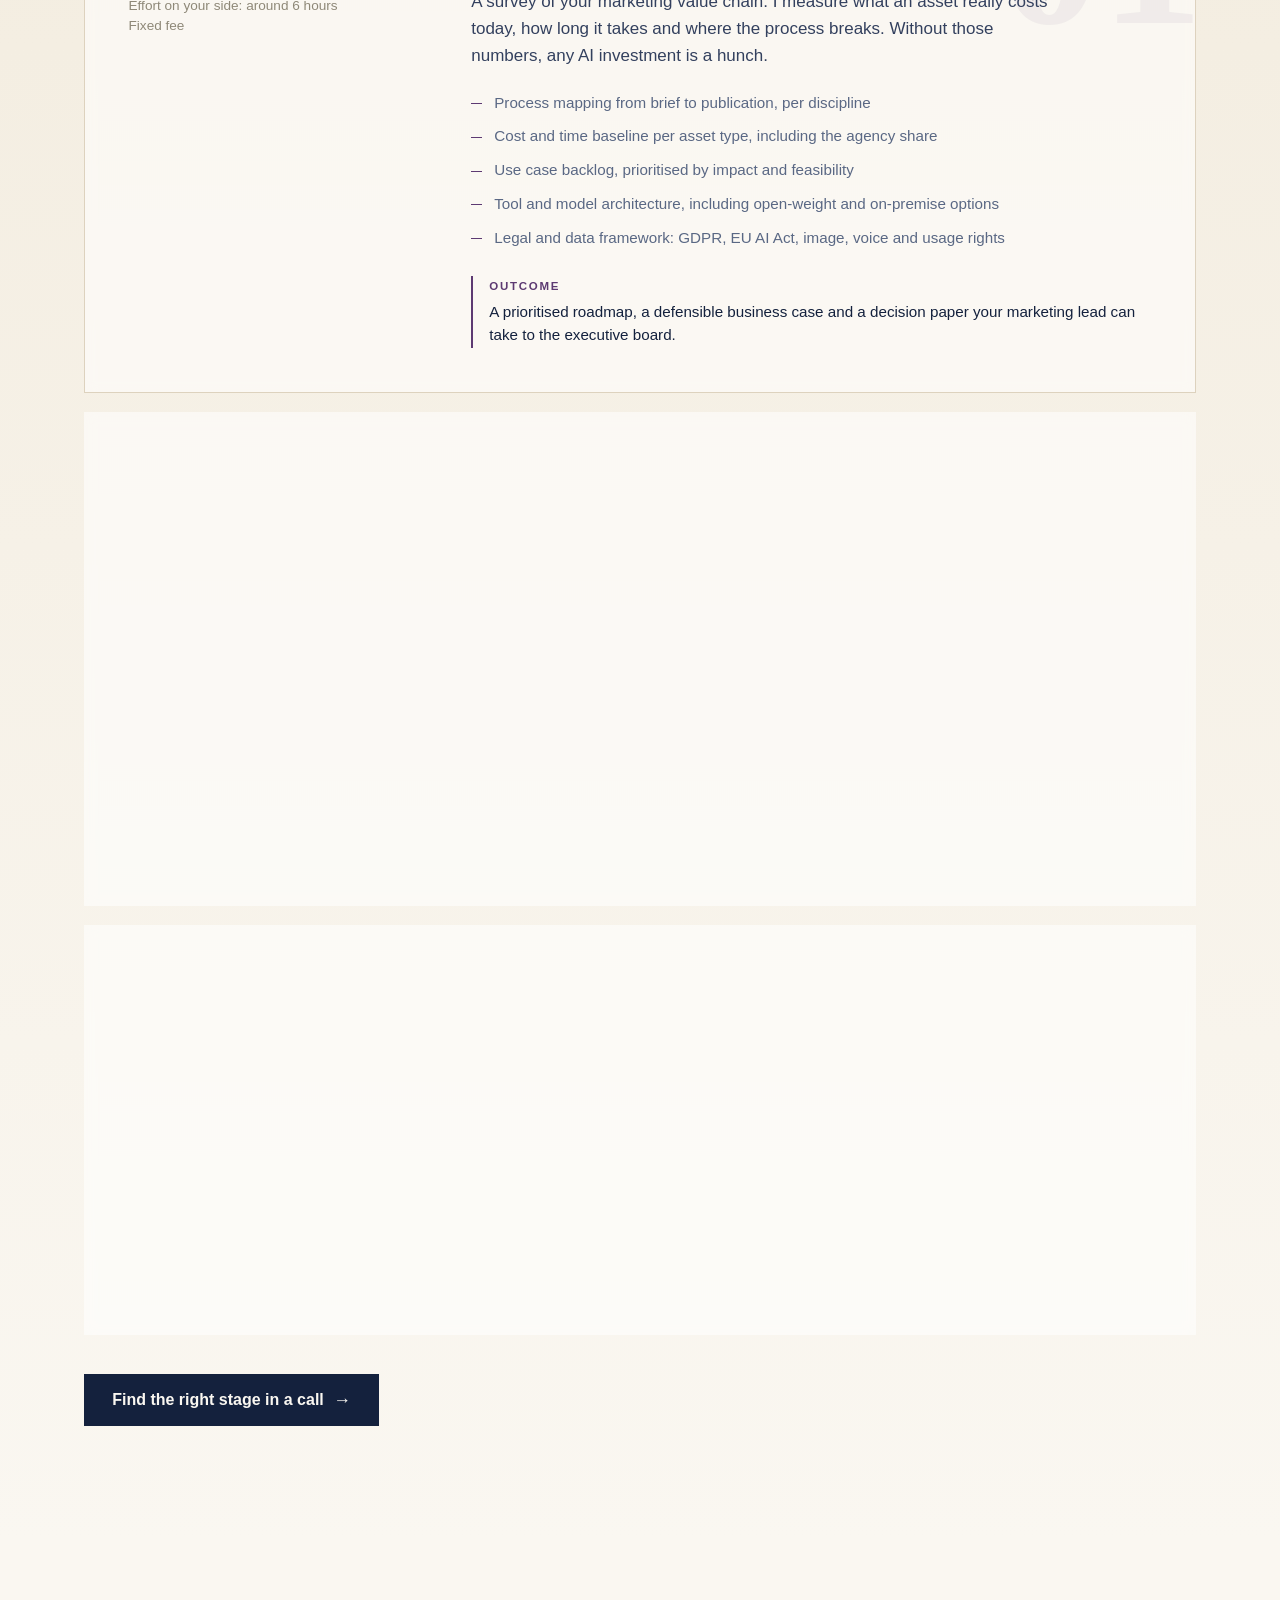
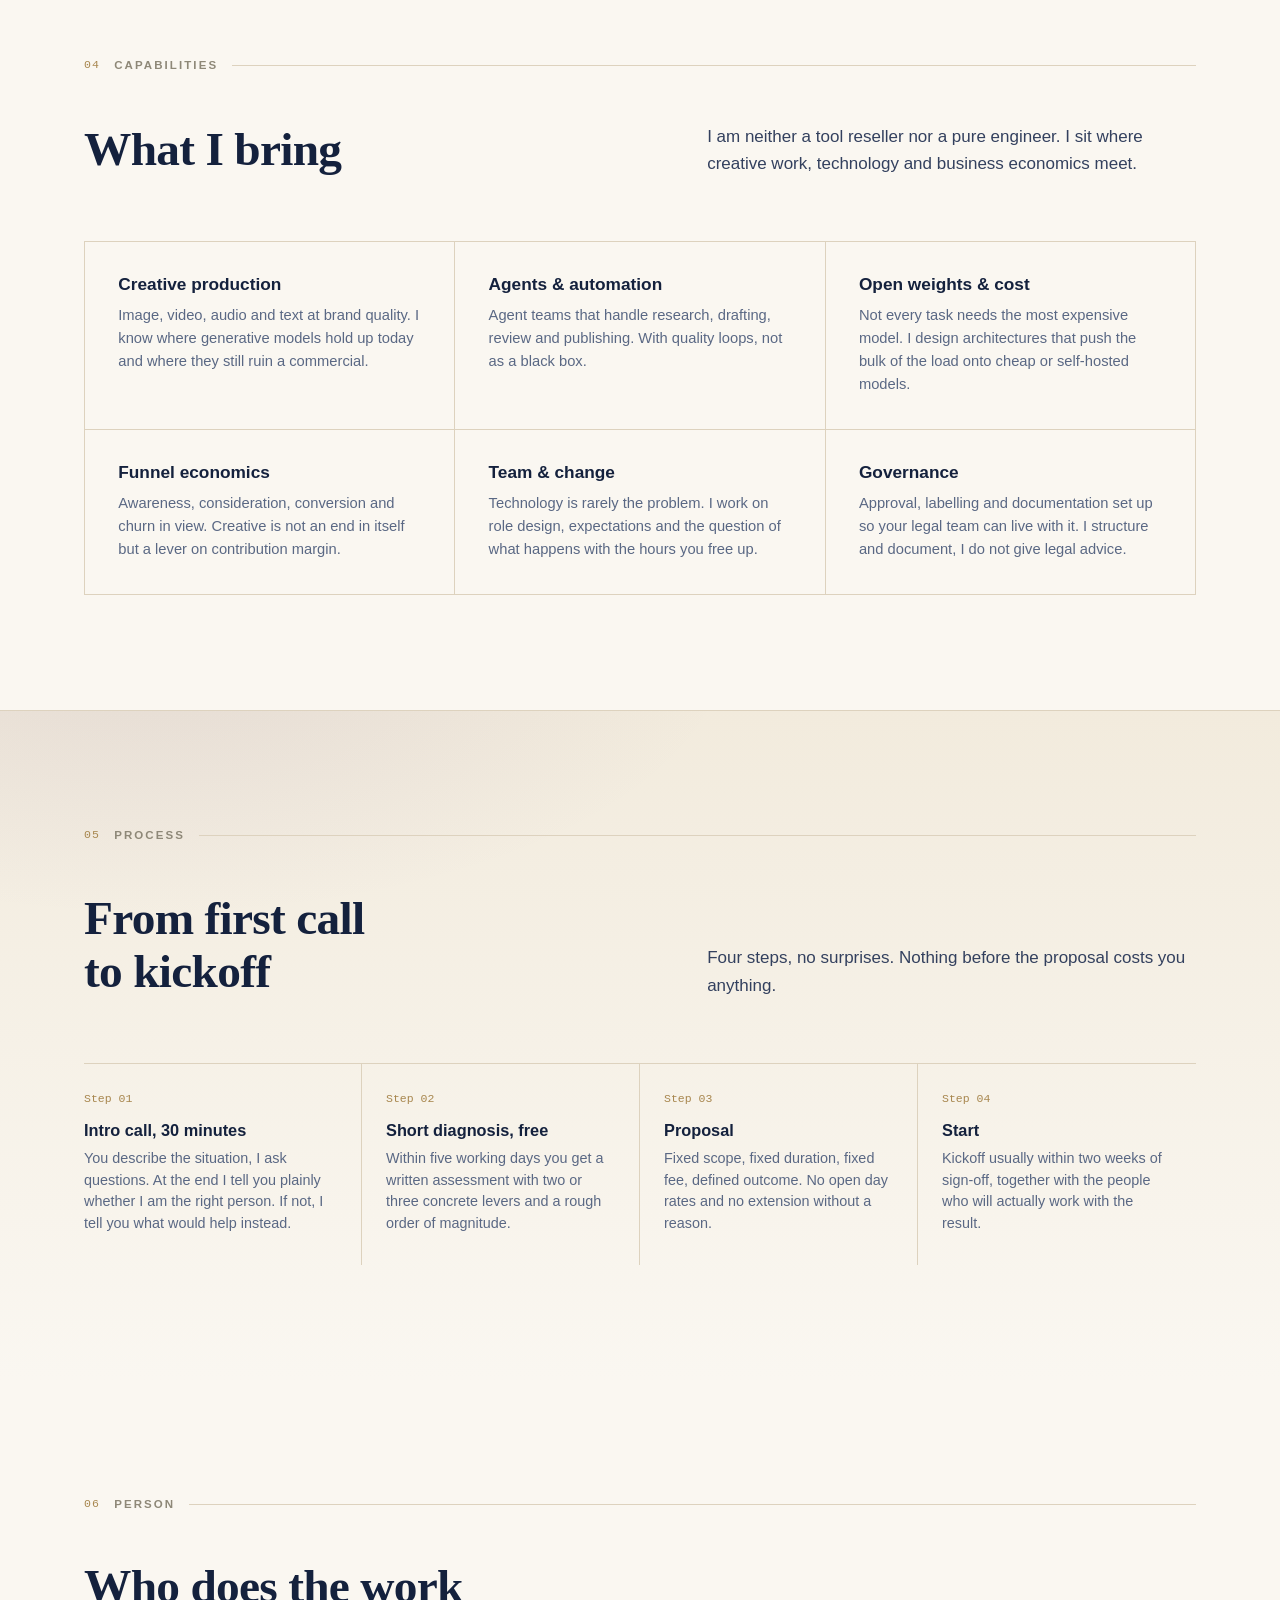
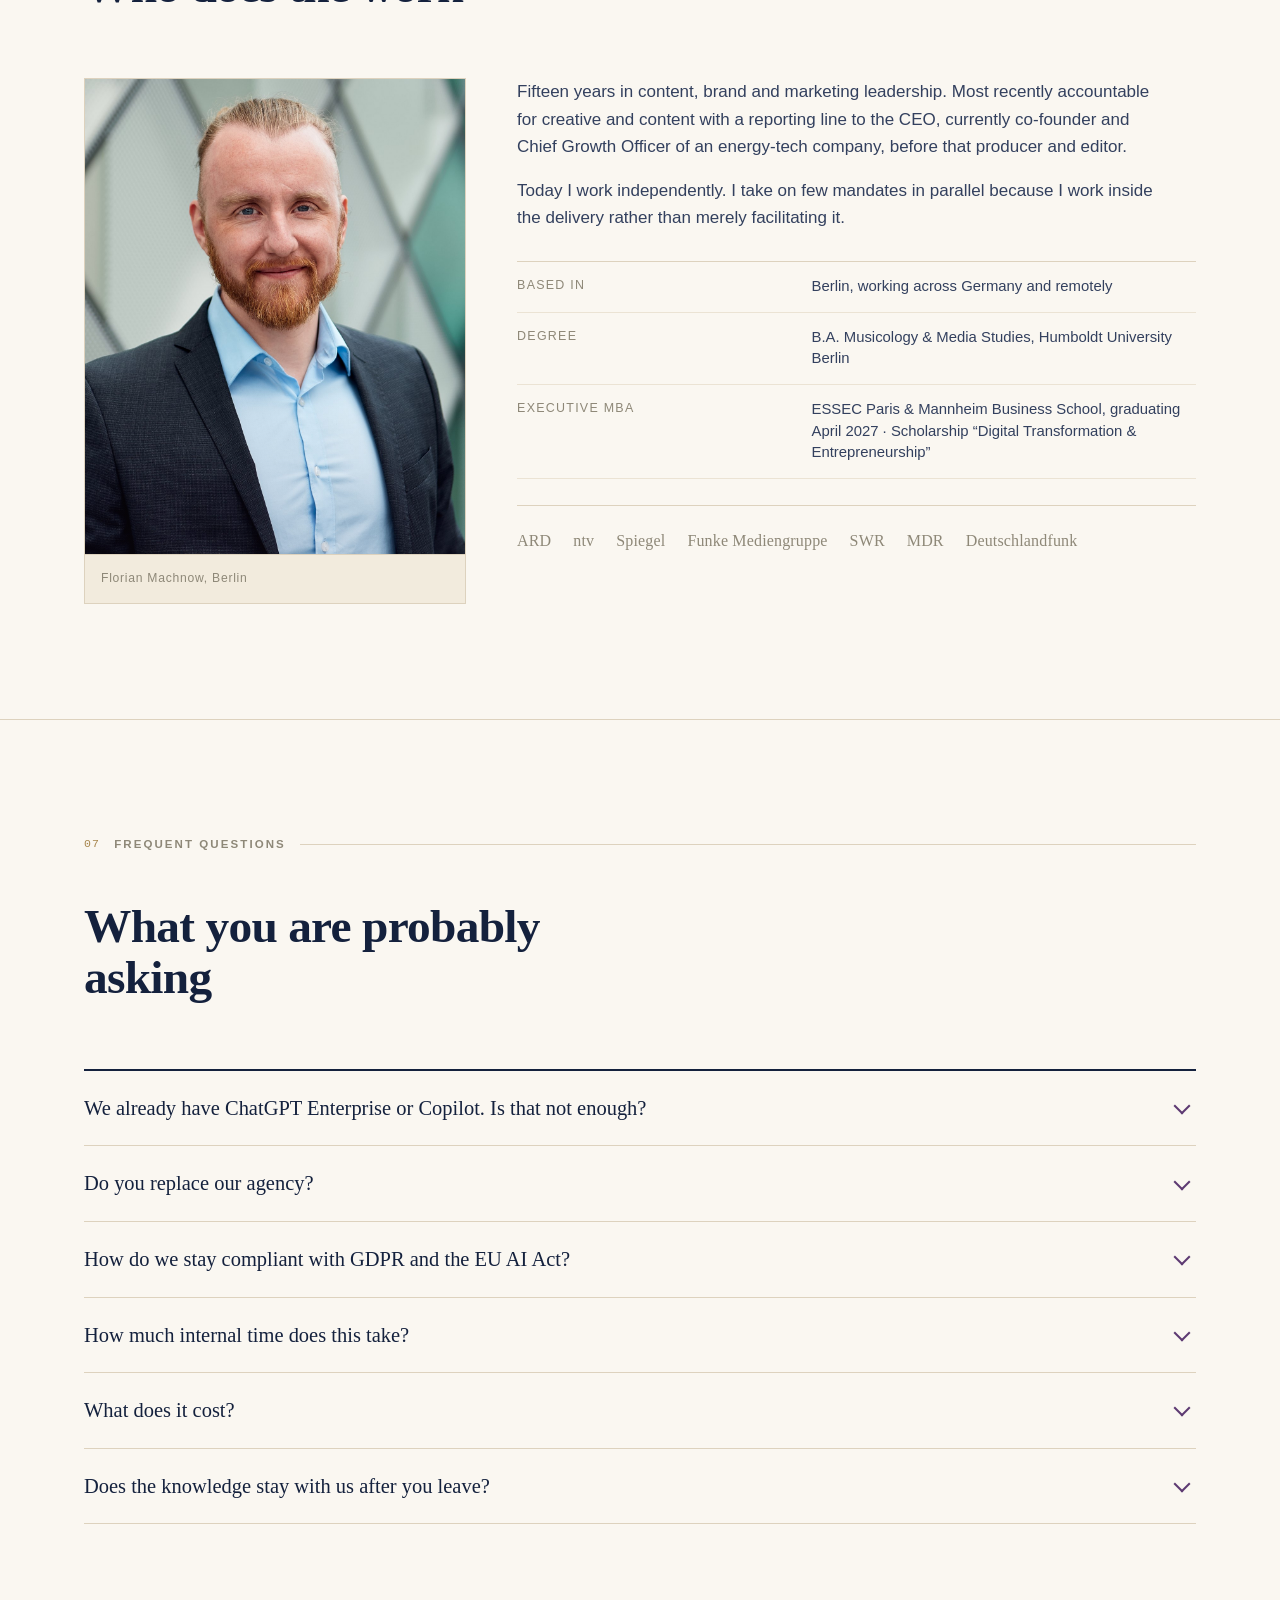
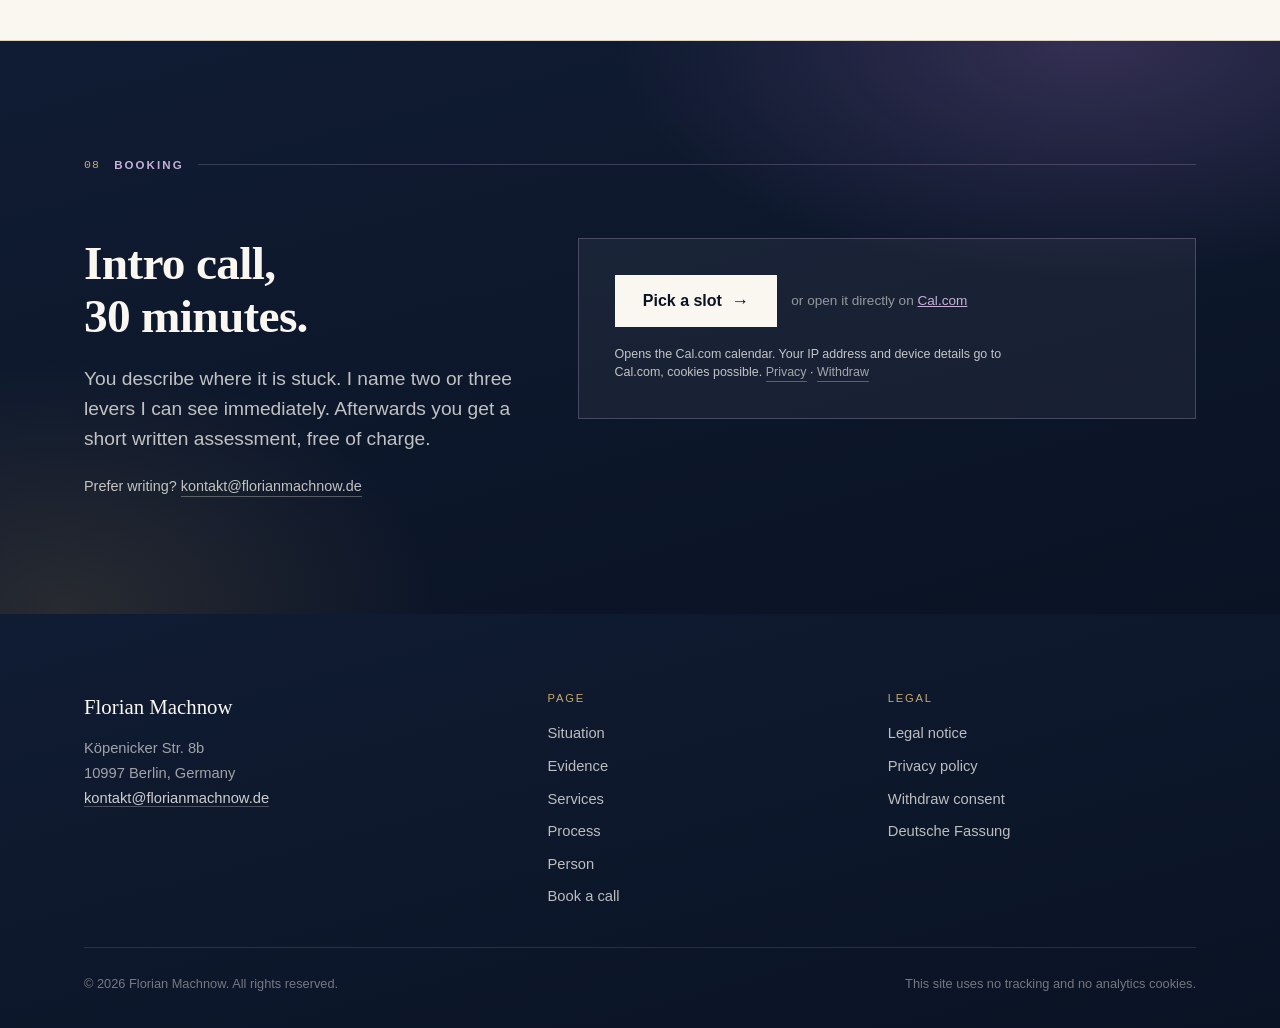
<file: en/index.html>
<!DOCTYPE html>
<html lang="en">
<head>
<meta charset="utf-8">
<meta name="viewport" content="width=device-width, initial-scale=1">
<title>Florian Machnow · AI in marketing. Implemented, not advised.</title>
<meta name="description" content="Independent consultant for AI in marketing. I move marketing departments to AI-based production: more output, lower production cost, measured across the funnel.">
<meta name="author" content="Florian Machnow">
<meta name="robots" content="noindex, nofollow, noarchive, nosnippet, noimageindex, noai, noimageai">
<meta name="googlebot" content="noindex, nofollow">
<meta property="og:type" content="website">
<meta property="og:locale" content="en_GB">
<meta property="og:site_name" content="Florian Machnow">
<meta property="og:title" content="Florian Machnow · AI in marketing. Implemented, not advised.">
<meta property="og:description" content="I move marketing departments to AI-based production. More output, lower cost, measurable.">
<meta property="og:url" content="https://florianmachnow.de/en/">
<meta property="og:image" content="https://florianmachnow.de/assets/img/og-image.png">
<meta name="twitter:card" content="summary_large_image">
<meta name="theme-color" content="#0A1324">
<link rel="icon" href="/favicon.svg" type="image/svg+xml">
<link rel="alternate icon" href="/favicon.ico" sizes="32x32">
<link rel="apple-touch-icon" href="/apple-touch-icon.png">
<link rel="manifest" href="/site.webmanifest">
<link rel="canonical" href="https://florianmachnow.de/en/">
<link rel="stylesheet" href="/assets/css/style.css?v=6">
<noscript><style>
  /* Ohne JavaScript werden die Einblendungen nie ausgeloest.
     Also alles sofort sichtbar zeigen. */
  .rl > span,.rise,.draw{transform:none!important;opacity:1!important;animation:none!important}
</style></noscript>
</head>
<body>
<a class="skip-link" href="#main">Skip to content</a>

<header class="site-header">
  <div class="wrap site-header__inner">
    <a class="brand" href="/en/">
      <span class="brand__dot" aria-hidden="true"></span>
      Florian Machnow
      <span class="brand__sub">AI in Marketing</span>
    </a>
    <nav class="nav" aria-label="Main navigation">
      <a href="#situation">Situation</a>
      <a href="#evidence">Evidence</a>
      <a href="#services">Services</a>
      <a href="#process">Process</a>
      <a href="#person">Person</a>
      <a href="#questions">Questions</a>
    </nav>
    <div class="header-actions">
      <span class="lang">
        <a href="/" hreflang="de">DE</a><span class="lang__sep">/</span><span class="is-active">EN</span>
      </span>
      <a class="btn btn--sm" href="#call"><span>Book a call</span></a>
    </div>
  </div>
</header>

<main id="main">

<section class="hero" id="hero">
  <canvas class="hero__canvas" id="neural" aria-hidden="true"></canvas>
  <div class="hero__veil" aria-hidden="true"></div>

  <div class="wrap hero__inner">
    <div class="hero__grid" data-reveal>
      <div>
        <div class="hero__meta rise">
          <span class="hero__meta-item">Independent consultant</span>
          <span class="hero__meta-dot" aria-hidden="true"></span>
          <span class="hero__meta-item">AI in marketing</span>
          <span class="hero__meta-dot" aria-hidden="true"></span>
          <span class="hero__meta-item">Berlin</span>
        </div>

        <h1 class="h-display">
          <span class="rl"><span style="--i:1">I move your</span></span>
          <span class="rl"><span style="--i:2">marketing to AI.</span></span>
          <span class="rl"><span class="hero__h1-alt" style="--i:3" data-scramble>In 90 days.</span></span>
        </h1>

        <p class="lead hero__lead rise" style="--i:4">I built this myself: two to three times the output at
          85 per cent lower production cost. Not a pilot, but the production of an entire marketing
          organisation. That is the rebuild I now run for your team.</p>

        <div class="hero__cta rise" style="--i:5">
          <a class="btn" href="#call"><span>Book an intro call</span> <span class="btn__arrow" aria-hidden="true">&rarr;</span></a>
          <a class="link-underline" href="#services">How I work</a>
        </div>
        <p class="hero__cta-note rise" style="--i:6">30 minutes, specific, no pitch deck. You will learn straight away how to multiply what your team produces.</p>

        <p class="hero__for rise" style="--i:7">For marketing and communications departments that produce in-house
          or steer external agencies. Freelance, remote from Berlin, on site across Germany. Few mandates at a time.</p>
      </div>

      <div class="hero__portrait rise" style="--i:6">
        <picture>
          <source srcset="/assets/img/florian-hero.webp" type="image/webp">
          <img src="/assets/img/florian-hero.png" alt="Florian Machnow" width="348" height="591" decoding="async">
        </picture>
      </div>
    </div>

    <div class="proof" data-reveal>
      <div class="proof__grid">
        <div class="proof__item rise" style="--i:0">
          <div class="proof__value"><span data-count-to="100" data-suffix="M+">100M+</span></div>
          <p class="proof__label">Impressions on creatives produced with AI</p>
        </div>
        <div class="proof__item rise" style="--i:1">
          <div class="proof__value"><span data-count-to="85" data-prefix="&minus;" data-suffix="&nbsp;%">&minus;85&nbsp;%</span></div>
          <p class="proof__label">Production cost per asset</p>
        </div>
        <div class="proof__item rise" style="--i:2">
          <div class="proof__value"><span>2&ndash;3&times;</span></div>
          <p class="proof__label">Content output with the same team</p>
        </div>
        <div class="proof__item rise" style="--i:3">
          <div class="proof__value"><span data-count-to="15" data-suffix="+ years">15+ years</span></div>
          <p class="proof__label">Content, brand and marketing leadership, most recently reporting to the CEO</p>
        </div>
      </div>
    </div>
  </div>
</section>

<section class="section" id="situation">
  <div class="wrap">
    <div class="section-head" data-reveal>
      <div class="section-head__meta rise">
        <span class="num">01</span>
        <span class="eyebrow eyebrow-muted">Situation</span>
        <span class="section-head__rule draw" aria-hidden="true"></span>
      </div>
      <h2 class="h-section">
        <span class="rl"><span style="--i:0">The pilot worked.</span></span>
        <span class="rl"><span style="--i:1">Production did not.</span></span>
      </h2>
      <p class="body-text rise" style="--i:3">In almost every marketing team I speak to, AI has already arrived: as a licence,
        as a trial, as a presentation. What is missing is the step from tool to process. That is exactly where
        the savings live, and exactly where most initiatives stall.</p>
    </div>

    <div class="contrast" data-reveal>
      <div class="contrast__col contrast__col--now rise">
        <div class="contrast__title">Where most marketing teams stand today</div>
        <ul class="checklist">
          <li>AI licences are bought but barely visible in day-to-day work.</li>
          <li>Output has not noticeably grown, agency invoices have not shrunk.</li>
          <li>Every discipline experiments on its own. None of it is a documented process.</li>
          <li>Uncertainty around GDPR, the EU AI Act and image rights blocks sign-off.</li>
          <li>Nobody can quantify what AI has delivered to marketing so far.</li>
        </ul>
      </div>
      <div class="contrast__col contrast__col--next rise" style="--i:1">
        <div class="contrast__title">Where you stand after the change</div>
        <ul class="checklist checklist--next">
          <li>A defined production process instead of isolated attempts.</li>
          <li>Creative, editorial, web and social work in one shared pipeline.</li>
          <li>Cost per asset and cycle time are measured, before and after.</li>
          <li>Quality control, sign-off and documentation are settled.</li>
          <li>Your team keeps it running once I am gone.</li>
        </ul>
      </div>
    </div>
  </div>
</section>

<section class="section" id="evidence">
  <div class="wrap">
    <div class="section-head" data-reveal>
      <div class="section-head__meta rise">
        <span class="num">02</span>
        <span class="eyebrow eyebrow-muted">Evidence</span>
        <span class="section-head__rule draw" aria-hidden="true"></span>
      </div>
      <h2 class="h-section">
        <span class="rl"><span style="--i:0">I am not selling a method.</span></span>
        <span class="rl"><span style="--i:1">I built this myself.</span></span>
      </h2>
      <p class="body-text rise" style="--i:3">The difference between me and most AI consultants is simple: I did not recommend the
        transition, I owned it, with my own team, my own budget and a reporting line to the CEO.</p>
    </div>

    <div class="cards cards--3" data-reveal>
      <article class="card rise" style="--i:0">
        <span class="num card__num">01</span>
        <h3 class="h-card">Production rebuilt, not advised</h3>
        <p>As Teamlead Creative &amp; Content at Germany's leading consumer tax software with more than two
          million users, I moved in-house production to an AI-first model. Accountable for all creative output
          on a mid eight-figure media budget, a team of eight and five external agencies.</p>
        <span class="card__kpi">2&ndash;3&times; output at &minus;85 % production cost</span>
      </article>

      <article class="card rise" style="--i:1">
        <span class="num card__num">02</span>
        <h3 class="h-card">Reach that survived an audience</h3>
        <p>AI-produced creatives distributed across the full video mix: TV, connected TV, YouTube and social.
          Including the brand's first fully AI-generated TV commercial, from idea to sign-off. On top of that,
          organic social built from zero, TikTok-first, with nine-figure views in year one and double the
          organic visibility.</p>
        <span class="card__kpi">100M+ impressions &middot; paid and organic</span>
      </article>

      <article class="card rise" style="--i:2">
        <span class="num card__num">03</span>
        <h3 class="h-card">The whole funnel, not just creative</h3>
        <p>Positioning, brand narrative, demand and retention in one hand. Repositioning from functional tool
          to category brand became measurable: search lift and sign-ups each up by half, with an eight-figure
          revenue contribution. I think about creative from the effect backwards, not from the tool forwards.</p>
        <span class="card__kpi">+50 % search lift &middot; +50 % sign-ups YoY</span>
      </article>
    </div>
  </div>
</section>

<section class="section section--sand" id="services">
  <div class="wrap">
    <div class="section-head" data-reveal>
      <div class="section-head__meta rise">
        <span class="num">03</span>
        <span class="eyebrow eyebrow-muted">Services</span>
        <span class="section-head__rule draw" aria-hidden="true"></span>
      </div>
      <h2 class="h-section">
        <span class="rl"><span style="--i:0">Three stages.</span></span>
        <span class="rl"><span style="--i:1">Start where it makes sense.</span></span>
      </h2>
      <p class="body-text rise" style="--i:3">Every stage has a fixed scope, a fixed duration and a defined outcome.
        You can stop after any of them. That is by design.</p>
    </div>

    <div class="tiers" data-reveal>
      <article class="tier rise" data-stage="01" style="--i:0">
        <div class="tier__aside">
          <span class="tier__stage">Stage 01</span>
          <p class="tier__meta">2 to 3 weeks<br>Effort on your side: around 6 hours<br>Fixed fee</p>
        </div>
        <div>
          <h3 class="h-card">Marketing AI audit</h3>
          <p class="tier__desc">A survey of your marketing value chain. I measure what an asset really costs today,
            how long it takes and where the process breaks. Without those numbers, any AI investment is a hunch.</p>
          <ul class="tier__list">
            <li>Process mapping from brief to publication, per discipline</li>
            <li>Cost and time baseline per asset type, including the agency share</li>
            <li>Use case backlog, prioritised by impact and feasibility</li>
            <li>Tool and model architecture, including open-weight and on-premise options</li>
            <li>Legal and data framework: GDPR, EU AI Act, image, voice and usage rights</li>
          </ul>
          <div class="tier__out">
            <strong>Outcome</strong>
            A prioritised roadmap, a defensible business case and a decision paper your marketing lead can take
            to the executive board.
          </div>
        </div>
      </article>

      <article class="tier rise" data-stage="02" style="--i:1">
        <div class="tier__aside">
          <span class="tier__stage">Stage 02</span>
          <p class="tier__meta">90 days<br>1 to 2 days per week<br>Fixed fee per sprint</p>
        </div>
        <div>
          <h3 class="h-card">Implementation sprint</h3>
          <p class="tier__desc">We build the pipeline the audit put at the top and take it into regular operation.
            I work alongside your team rather than facilitating from the side. Not a pilot in a side room,
            but production that runs by the end of the sprint.</p>
          <ul class="tier__list">
            <li>Build of the AI production pipeline for creative, editorial, web or social</li>
            <li>An agent team for recurring steps, quality control included</li>
            <li>Brand, prompt and approval standards, documented and handed over</li>
            <li>Enablement for your team: training, sparring, redrawn roles</li>
            <li>Measurement against the stage 01 baseline, visible weekly</li>
          </ul>
          <div class="tier__out">
            <strong>Outcome</strong>
            A running process your team operates without me, plus before-and-after numbers that hold up in
            front of finance and the board.
          </div>
        </div>
      </article>

      <article class="tier rise" data-stage="03" style="--i:2">
        <div class="tier__aside">
          <span class="tier__stage">Stage 03</span>
          <p class="tier__meta">Ongoing<br>Cancellable monthly<br>Monthly retainer</p>
        </div>
        <div>
          <h3 class="h-card">Ongoing sparring</h3>
          <p class="tier__desc">For teams that have made the transition and want to keep the lead without
            building an internal AI department.</p>
          <ul class="tier__list">
            <li>A standing sparring session for marketing leadership and team leads</li>
            <li>Model and tool updates assessed and placed in context, instead of chasing every release</li>
            <li>Roll-out to further teams, brands or markets</li>
            <li>Quarterly review of the metrics and adjustment of the processes</li>
          </ul>
          <div class="tier__out">
            <strong>Outcome</strong>
            The advantage holds, and your team always knows what is worth doing and what is hype.
          </div>
        </div>
      </article>
    </div>

    <div style="margin-top:40px" data-reveal>
      <a class="btn rise" href="#call"><span>Find the right stage in a call</span> <span class="btn__arrow" aria-hidden="true">&rarr;</span></a>
    </div>
  </div>
</section>

<section class="section" id="fields">
  <div class="wrap">
    <div class="section-head" data-reveal>
      <div class="section-head__meta rise">
        <span class="num">04</span>
        <span class="eyebrow eyebrow-muted">Capabilities</span>
        <span class="section-head__rule draw" aria-hidden="true"></span>
      </div>
      <h2 class="h-section">
        <span class="rl"><span style="--i:0">What I bring</span></span>
      </h2>
      <p class="body-text rise" style="--i:2">I am neither a tool reseller nor a pure engineer. I sit where creative work,
        technology and business economics meet.</p>
    </div>

    <div class="grid-skills" data-reveal>
      <div class="skill rise" style="--i:0">
        <h3>Creative production</h3>
        <p>Image, video, audio and text at brand quality. I know where generative models hold up today and
          where they still ruin a commercial.</p>
      </div>
      <div class="skill rise" style="--i:1">
        <h3>Agents &amp; automation</h3>
        <p>Agent teams that handle research, drafting, review and publishing. With quality loops,
          not as a black box.</p>
      </div>
      <div class="skill rise" style="--i:2">
        <h3>Open weights &amp; cost</h3>
        <p>Not every task needs the most expensive model. I design architectures that push the bulk of the
          load onto cheap or self-hosted models.</p>
      </div>
      <div class="skill rise" style="--i:3">
        <h3>Funnel economics</h3>
        <p>Awareness, consideration, conversion and churn in view. Creative is not an end in itself but a lever
          on contribution margin.</p>
      </div>
      <div class="skill rise" style="--i:4">
        <h3>Team &amp; change</h3>
        <p>Technology is rarely the problem. I work on role design, expectations and the question of what
          happens with the hours you free up.</p>
      </div>
      <div class="skill rise" style="--i:5">
        <h3>Governance</h3>
        <p>Approval, labelling and documentation set up so your legal team can live with it.
          I structure and document, I do not give legal advice.</p>
      </div>
    </div>
  </div>
</section>

<section class="section section--sand" id="process">
  <div class="wrap">
    <div class="section-head" data-reveal>
      <div class="section-head__meta rise">
        <span class="num">05</span>
        <span class="eyebrow eyebrow-muted">Process</span>
        <span class="section-head__rule draw" aria-hidden="true"></span>
      </div>
      <h2 class="h-section">
        <span class="rl"><span style="--i:0">From first call</span></span>
        <span class="rl"><span style="--i:1">to kickoff</span></span>
      </h2>
      <p class="body-text rise" style="--i:3">Four steps, no surprises. Nothing before the proposal costs you anything.</p>
    </div>

    <div class="steps" data-reveal>
      <div class="step rise" style="--i:0">
        <span class="step__n">Step 01</span>
        <h3>Intro call, 30 minutes</h3>
        <p>You describe the situation, I ask questions. At the end I tell you plainly whether I am the right
          person. If not, I tell you what would help instead.</p>
      </div>
      <div class="step rise" style="--i:1">
        <span class="step__n">Step 02</span>
        <h3>Short diagnosis, free</h3>
        <p>Within five working days you get a written assessment with two or three concrete levers and a
          rough order of magnitude.</p>
      </div>
      <div class="step rise" style="--i:2">
        <span class="step__n">Step 03</span>
        <h3>Proposal</h3>
        <p>Fixed scope, fixed duration, fixed fee, defined outcome. No open day rates and no extension
          without a reason.</p>
      </div>
      <div class="step rise" style="--i:3">
        <span class="step__n">Step 04</span>
        <h3>Start</h3>
        <p>Kickoff usually within two weeks of sign-off, together with the people who will actually work
          with the result.</p>
      </div>
    </div>
  </div>
</section>

<section class="section" id="person">
  <div class="wrap">
    <div class="section-head" data-reveal>
      <div class="section-head__meta rise">
        <span class="num">06</span>
        <span class="eyebrow eyebrow-muted">Person</span>
        <span class="section-head__rule draw" aria-hidden="true"></span>
      </div>
      <h2 class="h-section">
        <span class="rl"><span style="--i:0">Who does the work</span></span>
      </h2>
    </div>

    <div class="about" data-reveal>
      <figure class="portrait rise">
        <img src="/assets/img/florian-machnow.jpg" alt="Portrait of Florian Machnow" width="1200" height="1500">
        <figcaption class="portrait__cap">Florian Machnow, Berlin</figcaption>
      </figure>

      <div class="rise" style="--i:1">
        <p class="body-text">Fifteen years in content, brand and marketing leadership. Most recently accountable
          for creative and content with a reporting line to the CEO, currently co-founder and Chief Growth
          Officer of an energy-tech company, before that producer and editor.</p>
        <p class="body-text">Today I work independently. I take on few mandates in parallel because I work
          inside the delivery rather than merely facilitating it.</p>

        <dl class="about__facts">
          <div class="fact"><dt>Based in</dt><dd>Berlin, working across Germany and remotely</dd></div>
          <div class="fact"><dt>Degree</dt><dd>B.A. Musicology &amp; Media Studies, Humboldt University Berlin</dd></div>
          <div class="fact"><dt>Executive MBA</dt><dd>ESSEC Paris &amp; Mannheim Business School, graduating April 2027 &middot; Scholarship &ldquo;Digital Transformation &amp; Entrepreneurship&rdquo;</dd></div>
        </dl>

        <div class="logo-row" aria-label="Selected media I have spoken to as an expert">
          <span>ARD</span><span>ntv</span><span>Spiegel</span><span>Funke Mediengruppe</span>
          <span>SWR</span><span>MDR</span><span>Deutschlandfunk</span>
        </div>
      </div>
    </div>
  </div>
</section>

<section class="section" id="questions">
  <div class="wrap">
    <div class="section-head" data-reveal>
      <div class="section-head__meta rise">
        <span class="num">07</span>
        <span class="eyebrow eyebrow-muted">Frequent questions</span>
        <span class="section-head__rule draw" aria-hidden="true"></span>
      </div>
      <h2 class="h-section">
        <span class="rl"><span style="--i:0">What you are probably asking</span></span>
      </h2>
    </div>

    <div class="faq" data-reveal>
      <details class="rise" style="--i:0">
        <summary>We already have ChatGPT Enterprise or Copilot. Is that not enough?</summary>
        <div class="faq__answer">
          <p>A licence is not a process. In nearly every team I see, a few individuals use the tools well and
            everyone else does not. Departmental output does not change because of that.</p>
          <p>The jump only happens once work steps are recut, quality loops defined and approvals settled.
            That is what I work on, using the tools you already own.</p>
        </div>
      </details>

      <details class="rise" style="--i:1">
        <summary>Do you replace our agency?</summary>
        <div class="faq__answer">
          <p>No. I assess which work is faster and cheaper in-house and which is better placed outside.
            Usually the agency stays but shifts away from production towards concept and peak craft.</p>
          <p>I have steered five agencies and know how both sides do the maths.</p>
        </div>
      </details>

      <details class="rise" style="--i:2">
        <summary>How do we stay compliant with GDPR and the EU AI Act?</summary>
        <div class="faq__answer">
          <p>By planning for it from the start instead of repairing afterwards. I prefer models that can be run
            in Europe, keep personal data out of the workflows and document which model sees which data at
            which point.</p>
          <p>I am not a lawyer and I do not give legal advice. I deliver the structure and documentation your
            legal team or data protection officer can work with.</p>
        </div>
      </details>

      <details class="rise" style="--i:3">
        <summary>How much internal time does this take?</summary>
        <div class="faq__answer">
          <p>Around six hours across your team during the audit, mostly interviews and data access. During the
            implementation sprint the people involved work on their real tasks, simply in a different way.
            I deliberately keep additional workshops short.</p>
        </div>
      </details>

      <details class="rise" style="--i:4">
        <summary>What does it cost?</summary>
        <div class="faq__answer">
          <p>Every stage carries a fixed fee, not an open day rate. The level depends on how many disciplines
            are involved and how large your team is. An audit for one department is a different matter from a
            rebuild across five teams and three markets.</p>
          <p>So I name the price once I know the scope, right after the intro call together with the free short
            diagnosis. What I can promise beforehand: you get a number, not a range, and it does not move
            during the engagement.</p>
        </div>
      </details>

      <details class="rise" style="--i:5">
        <summary>Does the knowledge stay with us after you leave?</summary>
        <div class="faq__answer">
          <p>That is the point of the exercise. Processes, prompts, standards and operating instructions belong
            to you and end up in your systems. A mandate that creates dependency would be a bad deal for you
            and a poor business model for me.</p>
        </div>
      </details>
    </div>
  </div>
</section>

<section class="section section--ink" id="call">
  <div class="wrap">
    <div class="section-head" data-reveal>
      <div class="section-head__meta rise">
        <span class="num" style="color:var(--brass-lt)">08</span>
        <span class="eyebrow">Booking</span>
        <span class="section-head__rule draw" style="background:rgba(199,176,217,.24)" aria-hidden="true"></span>
      </div>
    </div>

    <div class="booking" data-reveal>
      <div class="rise">
        <h2 class="h-section" style="color:var(--cream);margin-bottom:20px">
          <span class="rl"><span style="--i:0">Intro call,</span></span>
          <span class="rl"><span style="--i:1">30 minutes.</span></span>
        </h2>
        <p class="lead">You describe where it is stuck. I name two or three levers I can see immediately.
          Afterwards you get a short written assessment, free of charge.</p>
        <p class="booking__note">Prefer writing?
          <a class="link-underline" href="mailto:kontakt@florianmachnow.de?subject=Enquiry%20via%20florianmachnow.de">kontakt@florianmachnow.de</a>
        </p>
      </div>

      <div class="rise" style="--i:1">
        <div class="consent" id="cal-consent">
          <div class="consent__actions">
            <button class="btn" id="cal-accept" type="button"><span>Pick a slot</span> <span class="btn__arrow" aria-hidden="true">&rarr;</span></button>
            <span class="consent__fallback">
              or open it directly on
              <a href="https://cal.com/florian-machnow-cmykql/30min" target="_blank" rel="noopener noreferrer">Cal.com</a>
            </span>
          </div>
          <p class="consent__legal">
            Opens the Cal.com calendar. Your IP address and device details go to Cal.com, cookies possible.
            <a class="link-underline" href="/en/privacy.html">Privacy</a> ·
            <a class="link-underline" href="#call" data-consent-revoke>Withdraw</a>
          </p>
        </div>

        <div id="cal-embed" role="region" aria-label="Appointment booking"></div>
      </div>
    </div>
  </div>
</section>

</main>

<footer class="site-footer">
  <div class="wrap">
    <div class="footer__grid">
      <div>
        <div class="footer__brand">Florian Machnow</div>
        <address class="footer__addr">
          K&ouml;penicker Str. 8b<br>
          10997 Berlin, Germany<br>
          <a href="mailto:kontakt@florianmachnow.de">kontakt@florianmachnow.de</a>
        </address>
      </div>
      <div>
        <div class="footer__title">Page</div>
        <ul class="footer__links">
          <li><a href="#situation">Situation</a></li>
          <li><a href="#evidence">Evidence</a></li>
          <li><a href="#services">Services</a></li>
          <li><a href="#process">Process</a></li>
          <li><a href="#person">Person</a></li>
          <li><a href="#call">Book a call</a></li>
        </ul>
      </div>
      <div>
        <div class="footer__title">Legal</div>
        <ul class="footer__links">
          <li><a href="/en/legal-notice.html">Legal notice</a></li>
          <li><a href="/en/privacy.html">Privacy policy</a></li>
          <li><a href="#call" data-consent-revoke>Withdraw consent</a></li>
          <li><a href="/">Deutsche Fassung</a></li>
        </ul>
      </div>
    </div>
    <div class="footer__bottom">
      <span>&copy; <span data-year>2026</span> Florian Machnow. All rights reserved.</span>
      <span>This site uses no tracking and no analytics cookies.</span>
    </div>
  </div>
</footer>

<script src="/assets/js/main.js?v=6" defer></script>
</body>
</html>
</file>
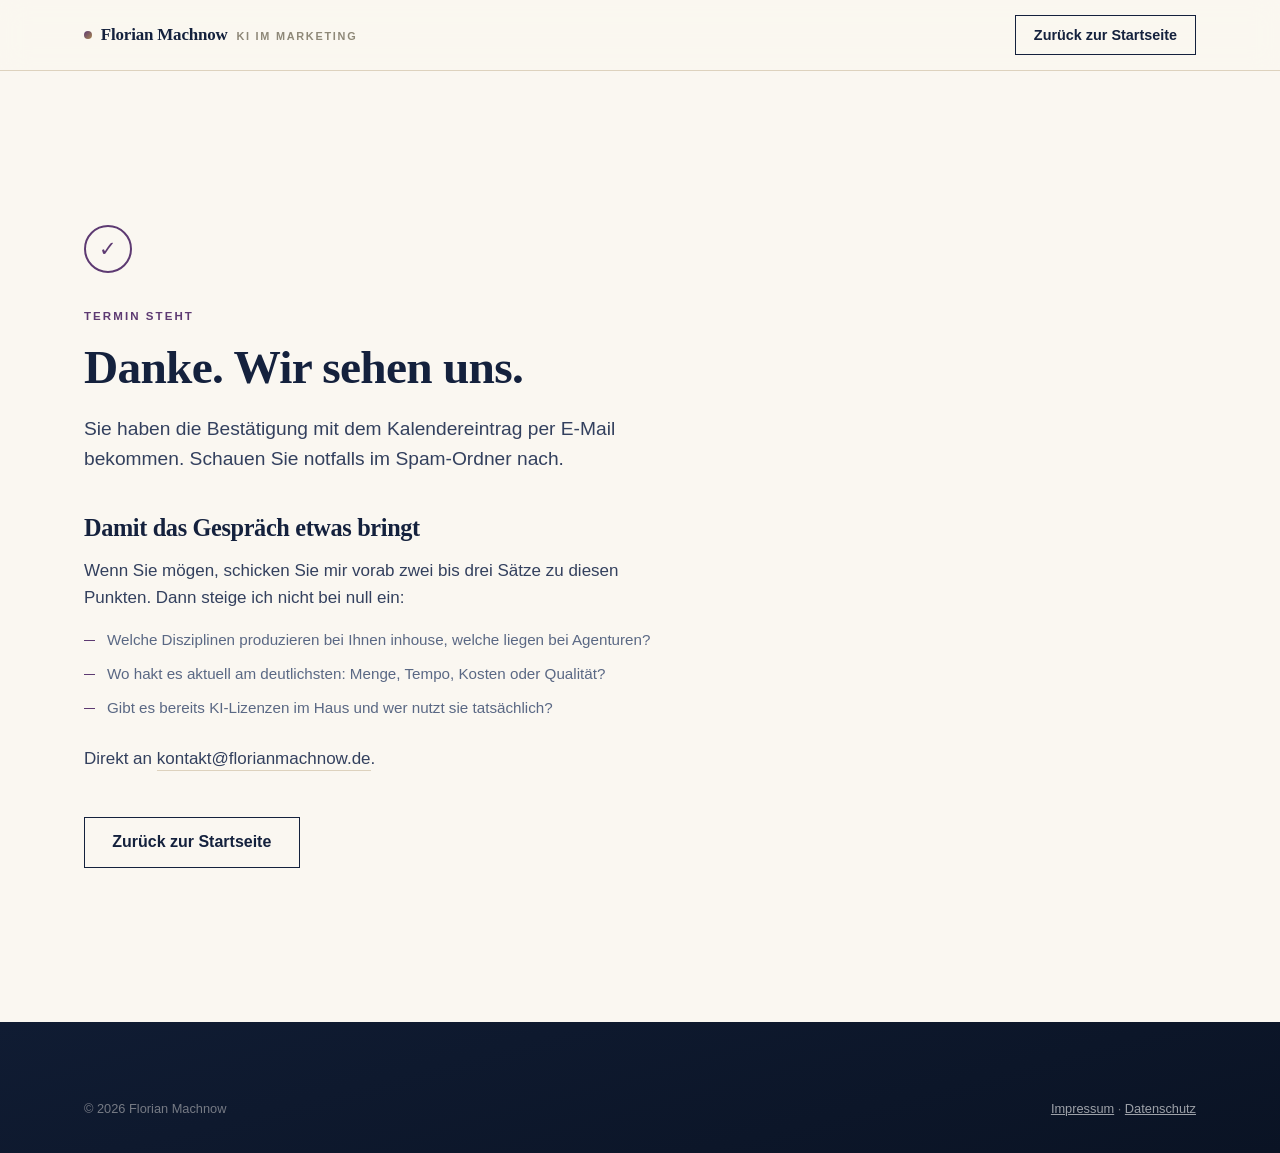
<file: danke.html>
<!DOCTYPE html>
<html lang="de">
<head>
<meta charset="utf-8">
<meta name="viewport" content="width=device-width, initial-scale=1">
<title>Termin bestätigt · Florian Machnow</title>
<meta name="robots" content="noindex, nofollow, noarchive, nosnippet, noimageindex">
<link rel="icon" href="/favicon.svg" type="image/svg+xml">
<link rel="alternate icon" href="/favicon.ico" sizes="32x32">
<link rel="apple-touch-icon" href="/apple-touch-icon.png">
<link rel="manifest" href="/site.webmanifest">
<meta name="theme-color" content="#0A1324">
<link rel="stylesheet" href="/assets/css/style.css?v=6">
<noscript><style>
  /* Ohne JavaScript werden die Einblendungen nie ausgeloest.
     Also alles sofort sichtbar zeigen. */
  .rl > span,.rise,.draw{transform:none!important;opacity:1!important;animation:none!important}
</style></noscript>
</head>
<body>
<header class="site-header">
  <div class="wrap site-header__inner">
    <a class="brand" href="/">
      <span class="brand__dot" aria-hidden="true"></span>
      Florian Machnow
      <span class="brand__sub">KI im Marketing</span>
    </a>
    <div class="header-actions">
      <a class="btn btn--sm btn--ghost" href="/">Zurück zur Startseite</a>
    </div>
  </div>
</header>

<main id="main">
  <div class="wrap">
    <section class="confirm">
      <div class="confirm__mark" aria-hidden="true">✓</div>
      <span class="eyebrow">Termin steht</span>
      <h1 class="h-section" style="margin:14px 0 22px">Danke. Wir sehen uns.</h1>
      <p class="lead">Sie haben die Bestätigung mit dem Kalendereintrag per E-Mail bekommen.
        Schauen Sie notfalls im Spam-Ordner nach.</p>

      <h2 class="h-card" style="margin:40px 0 14px">Damit das Gespräch etwas bringt</h2>
      <p class="body-text">Wenn Sie mögen, schicken Sie mir vorab zwei bis drei Sätze zu diesen Punkten.
        Dann steige ich nicht bei null ein:</p>
      <ul class="tier__list" style="margin-top:18px">
        <li>Welche Disziplinen produzieren bei Ihnen inhouse, welche liegen bei Agenturen?</li>
        <li>Wo hakt es aktuell am deutlichsten: Menge, Tempo, Kosten oder Qualität?</li>
        <li>Gibt es bereits KI-Lizenzen im Haus und wer nutzt sie tatsächlich?</li>
      </ul>
      <p class="body-text" style="margin-top:24px">
        Direkt an <a class="link-underline" href="mailto:kontakt@florianmachnow.de?subject=Vorab-Infos%20zum%20Erstgespr%C3%A4ch">kontakt@florianmachnow.de</a>.
      </p>

      <div style="margin-top:44px">
        <a class="btn btn--ghost" href="/">Zurück zur Startseite</a>
      </div>
    </section>
  </div>
</main>

<footer class="site-footer">
  <div class="wrap">
    <div class="footer__bottom" style="border-top:none;padding-top:0">
      <span>&copy; <span data-year>2026</span> Florian Machnow</span>
      <span><a href="/impressum.html" style="color:rgba(255,255,255,.6)">Impressum</a> · <a href="/datenschutz.html" style="color:rgba(255,255,255,.6)">Datenschutz</a></span>
    </div>
  </div>
</footer>

<script src="/assets/js/main.js?v=6" defer></script>
</body>
</html>
</file>
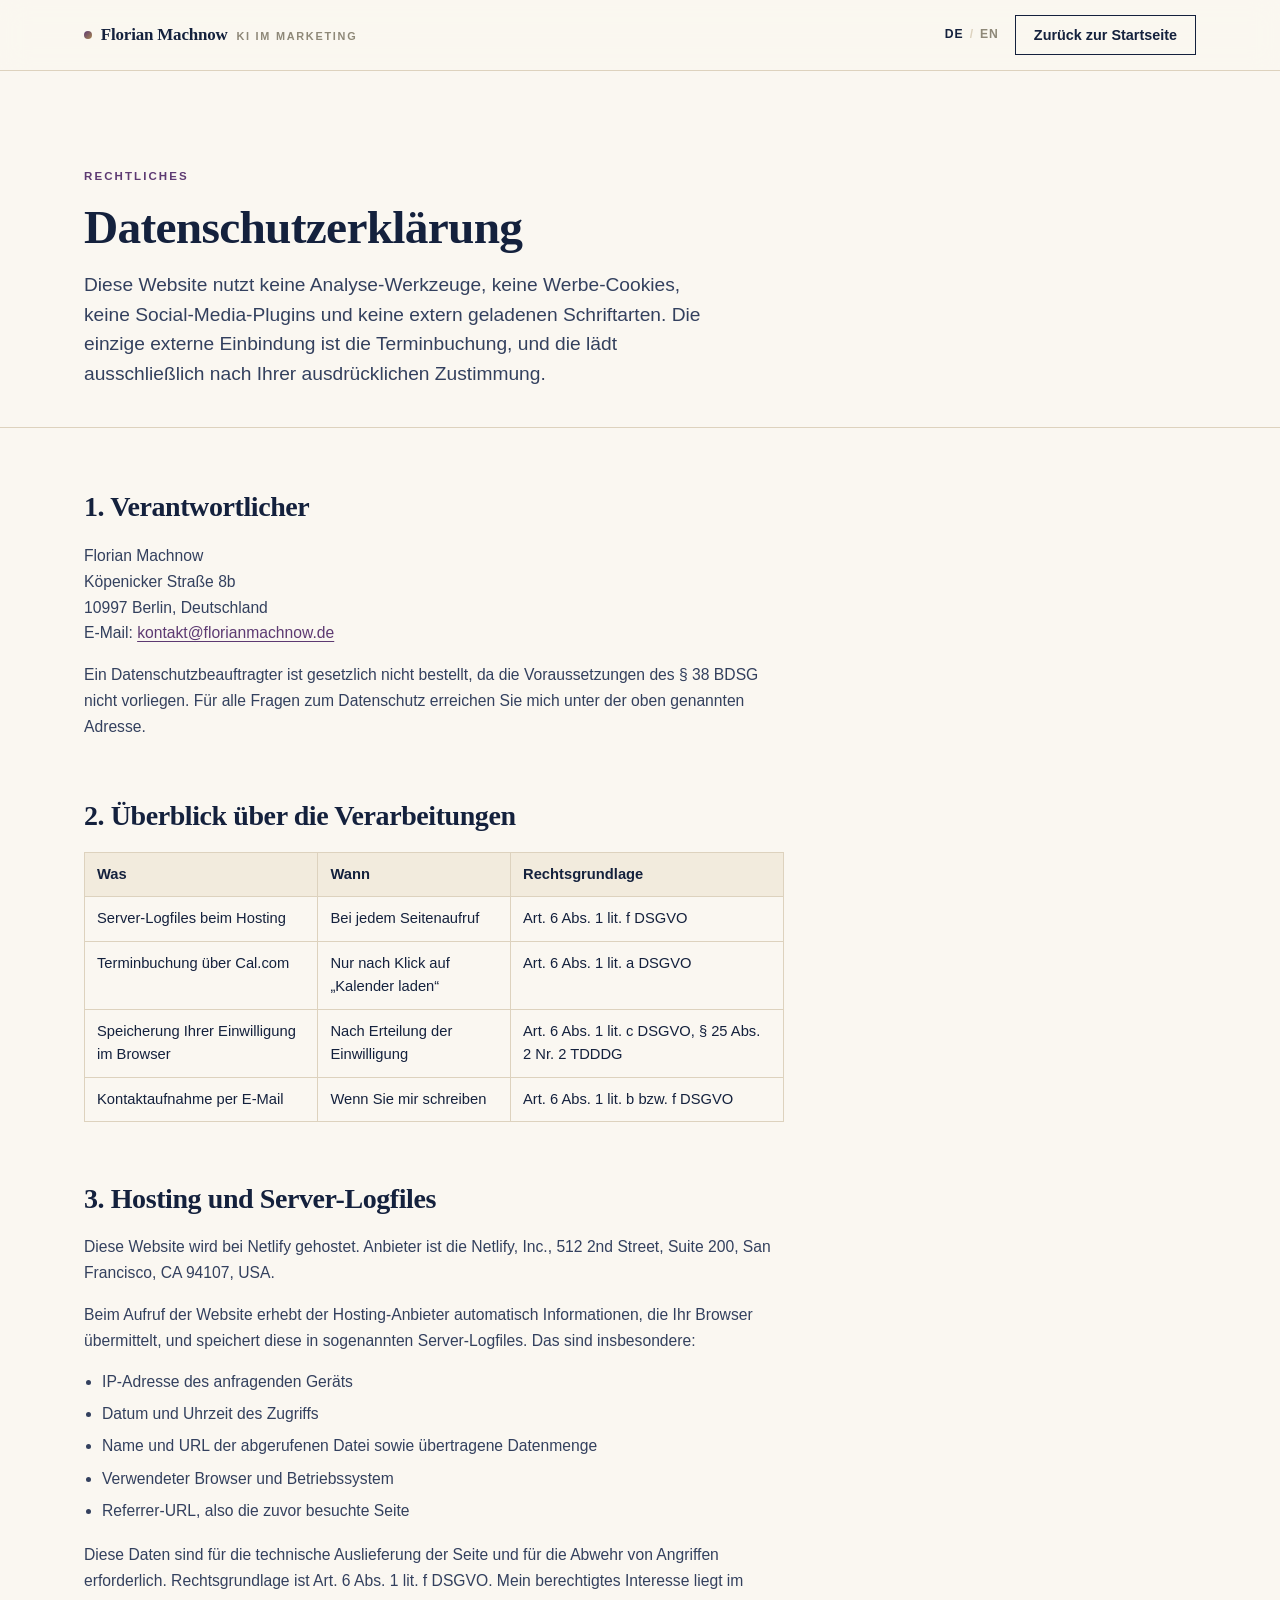
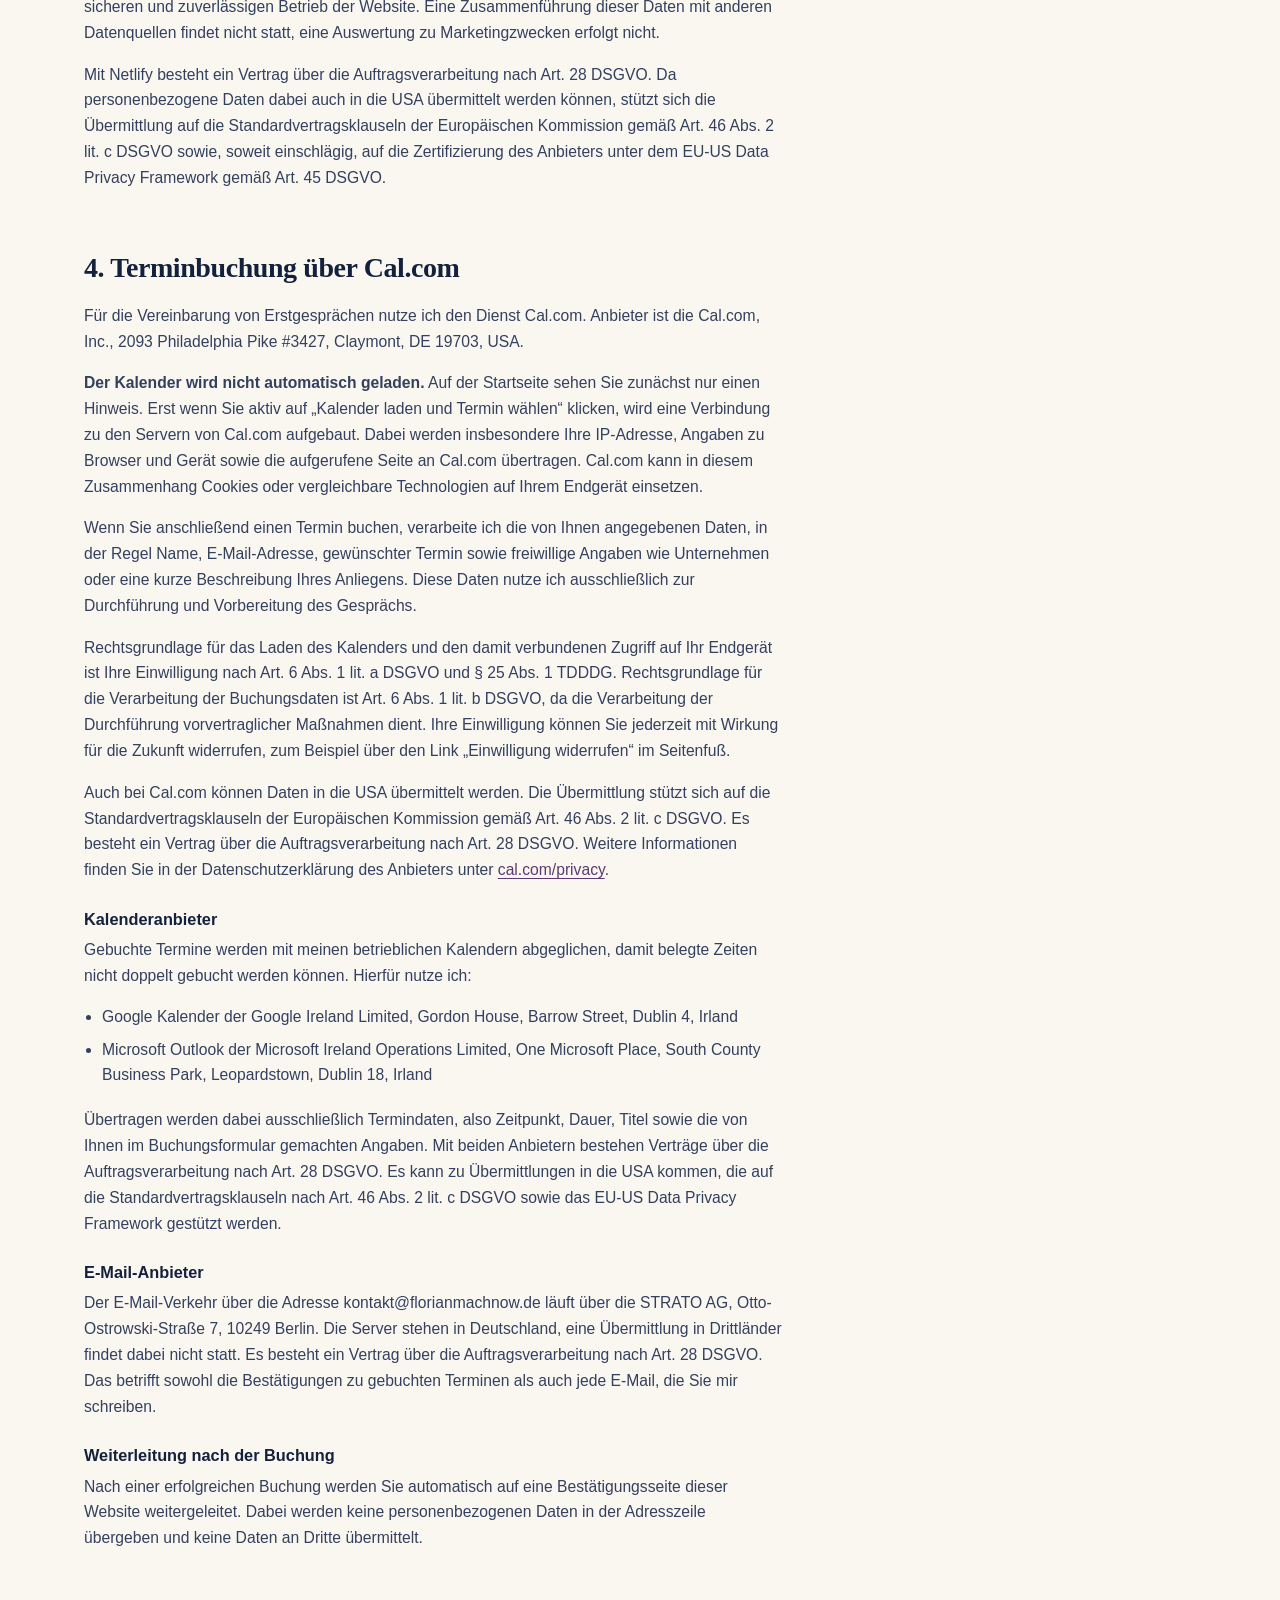
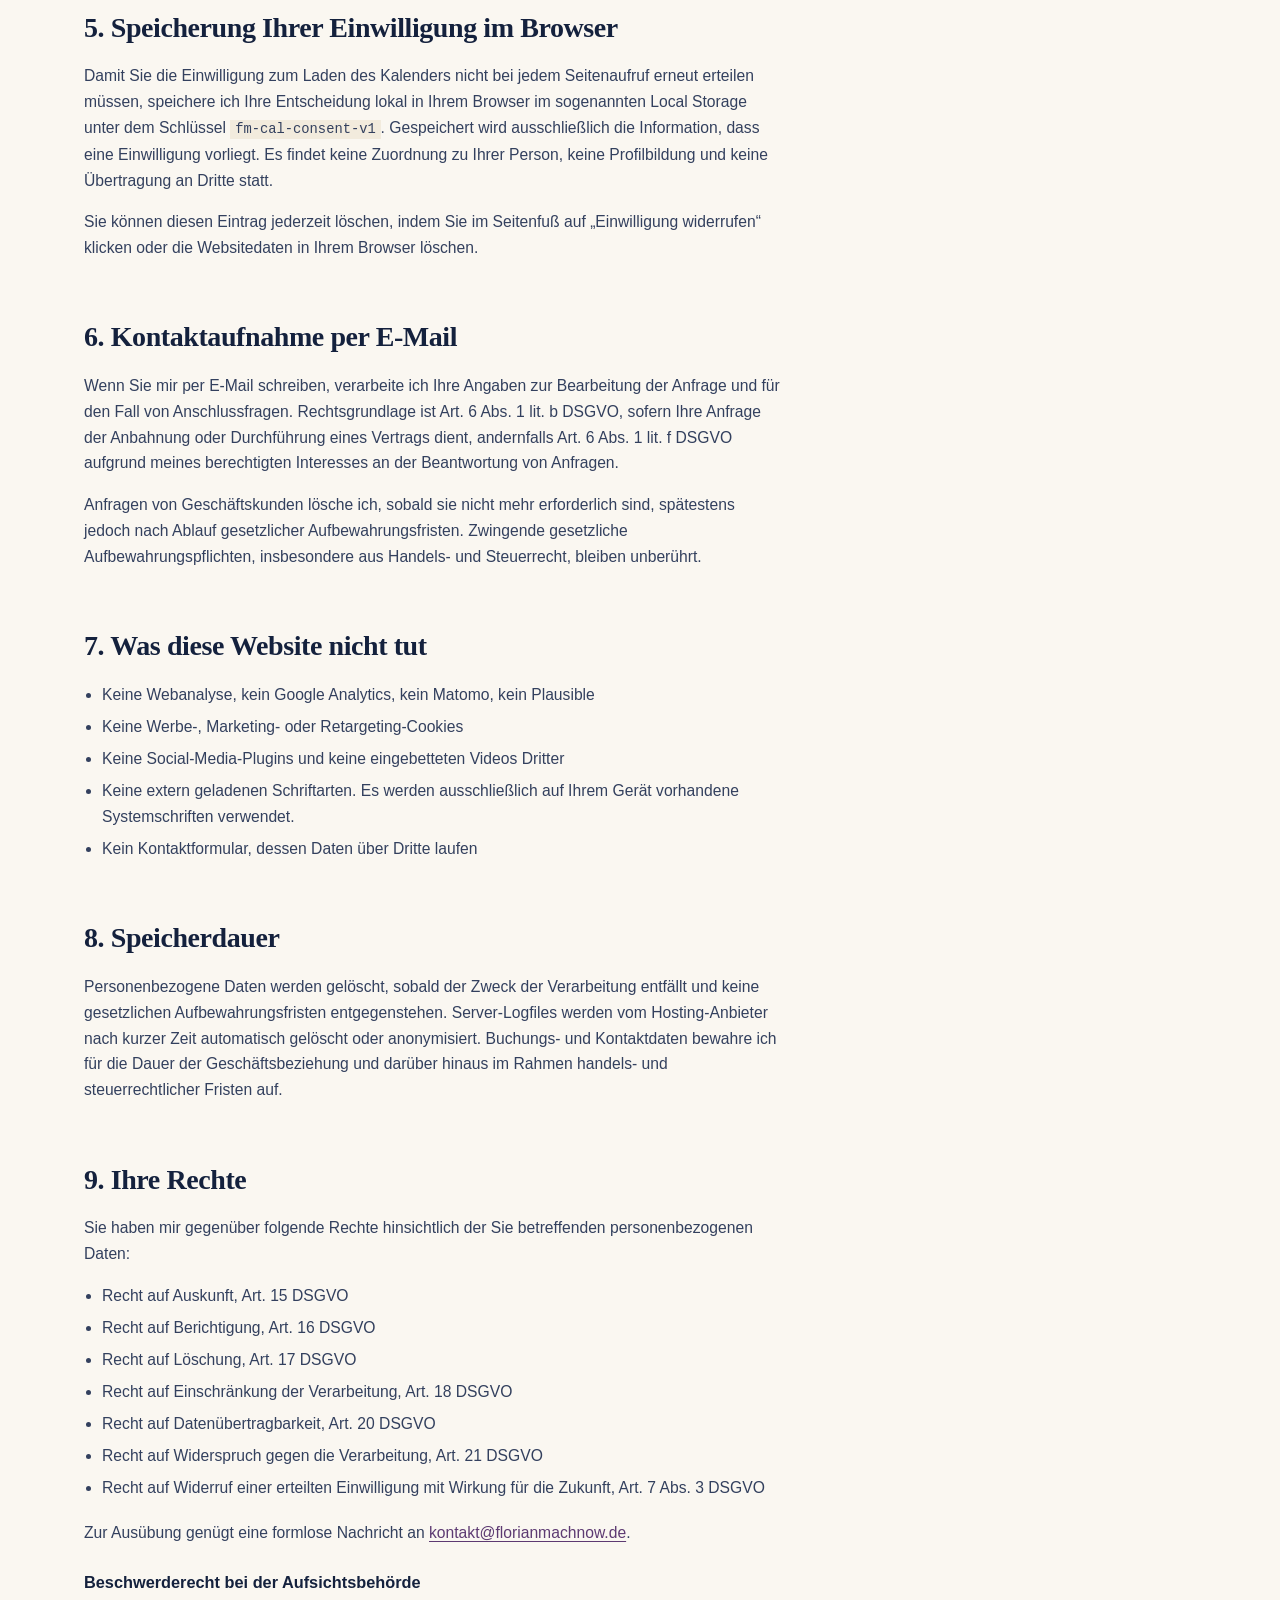
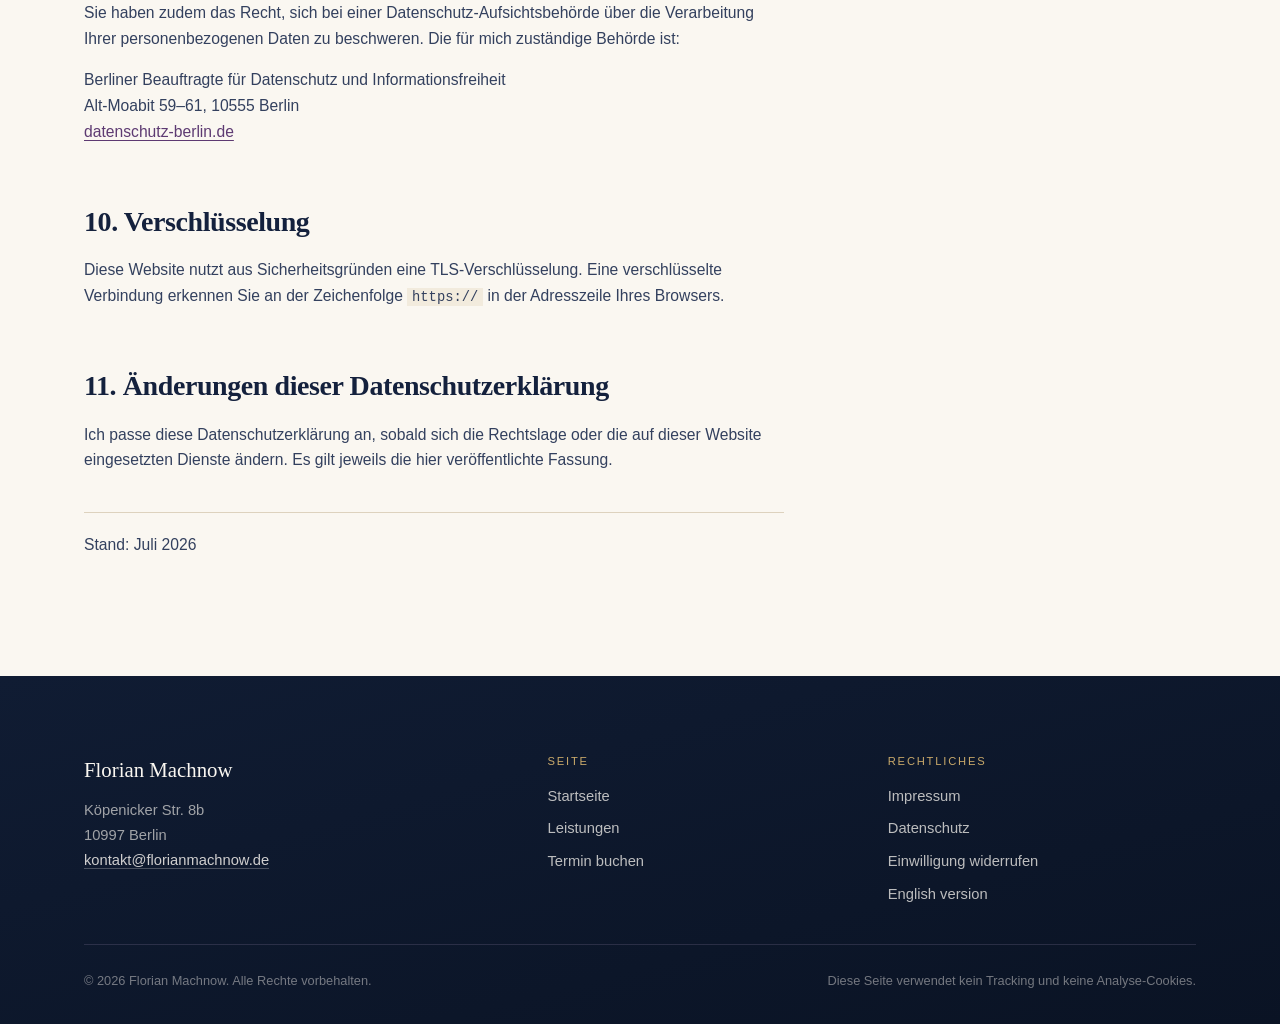
<file: datenschutz.html>
<!DOCTYPE html>
<html lang="de">
<head>
<meta charset="utf-8">
<meta name="viewport" content="width=device-width, initial-scale=1">
<title>Datenschutzerklärung · Florian Machnow</title>
<meta name="description" content="Informationen zur Verarbeitung personenbezogener Daten nach Art. 13 DSGVO.">
<meta name="robots" content="noindex, nofollow, noarchive, nosnippet, noimageindex">
<link rel="icon" href="/favicon.svg" type="image/svg+xml">
<link rel="alternate icon" href="/favicon.ico" sizes="32x32">
<link rel="apple-touch-icon" href="/apple-touch-icon.png">
<link rel="manifest" href="/site.webmanifest">
<meta name="theme-color" content="#0A1324">
<link rel="stylesheet" href="/assets/css/style.css?v=6">
<noscript><style>
  /* Ohne JavaScript werden die Einblendungen nie ausgeloest.
     Also alles sofort sichtbar zeigen. */
  .rl > span,.rise,.draw{transform:none!important;opacity:1!important;animation:none!important}
</style></noscript>
</head>
<body>
<a class="skip-link" href="#main">Zum Inhalt springen</a>

<header class="site-header">
  <div class="wrap site-header__inner">
    <a class="brand" href="/">
      <span class="brand__dot" aria-hidden="true"></span>
      Florian Machnow
      <span class="brand__sub">KI im Marketing</span>
    </a>
    <div class="header-actions">
      <span class="lang">
        <span class="is-active">DE</span><span class="lang__sep">/</span><a href="/en/privacy.html" hreflang="en">EN</a>
      </span>
      <a class="btn btn--sm btn--ghost" href="/">Zurück zur Startseite</a>
    </div>
  </div>
</header>

<main id="main">
  <section class="page-head">
    <div class="wrap">
      <span class="eyebrow">Rechtliches</span>
      <h1 class="h-section" style="margin-top:14px">Datenschutzerklärung</h1>
      <p class="lead" style="margin-top:18px">Diese Website nutzt keine Analyse-Werkzeuge, keine Werbe-Cookies,
        keine Social-Media-Plugins und keine extern geladenen Schriftarten. Die einzige externe Einbindung ist
        die Terminbuchung, und die lädt ausschließlich nach Ihrer ausdrücklichen Zustimmung.</p>
    </div>
  </section>

  <div class="wrap">
    <article class="prose">

      <h2>1. Verantwortlicher</h2>
      <p>
        Florian Machnow<br>
        Köpenicker Straße 8b<br>
        10997 Berlin, Deutschland<br>
        E-Mail: <a href="mailto:kontakt@florianmachnow.de">kontakt@florianmachnow.de</a>
      </p>
      <p>Ein Datenschutzbeauftragter ist gesetzlich nicht bestellt, da die Voraussetzungen des § 38 BDSG nicht
        vorliegen. Für alle Fragen zum Datenschutz erreichen Sie mich unter der oben genannten Adresse.</p>

      <h2>2. Überblick über die Verarbeitungen</h2>
      <table>
        <thead>
          <tr><th>Was</th><th>Wann</th><th>Rechtsgrundlage</th></tr>
        </thead>
        <tbody>
          <tr><td>Server-Logfiles beim Hosting</td><td>Bei jedem Seitenaufruf</td><td>Art. 6 Abs. 1 lit. f DSGVO</td></tr>
          <tr><td>Terminbuchung über Cal.com</td><td>Nur nach Klick auf „Kalender laden“</td><td>Art. 6 Abs. 1 lit. a DSGVO</td></tr>
          <tr><td>Speicherung Ihrer Einwilligung im Browser</td><td>Nach Erteilung der Einwilligung</td><td>Art. 6 Abs. 1 lit. c DSGVO, § 25 Abs. 2 Nr. 2 TDDDG</td></tr>
          <tr><td>Kontaktaufnahme per E-Mail</td><td>Wenn Sie mir schreiben</td><td>Art. 6 Abs. 1 lit. b bzw. f DSGVO</td></tr>
        </tbody>
      </table>

      <h2>3. Hosting und Server-Logfiles</h2>
      <p>Diese Website wird bei Netlify gehostet. Anbieter ist die Netlify, Inc., 512 2nd Street, Suite 200,
        San Francisco, CA 94107, USA.</p>
      <p>Beim Aufruf der Website erhebt der Hosting-Anbieter automatisch Informationen, die Ihr Browser
        übermittelt, und speichert diese in sogenannten Server-Logfiles. Das sind insbesondere:</p>
      <ul>
        <li>IP-Adresse des anfragenden Geräts</li>
        <li>Datum und Uhrzeit des Zugriffs</li>
        <li>Name und URL der abgerufenen Datei sowie übertragene Datenmenge</li>
        <li>Verwendeter Browser und Betriebssystem</li>
        <li>Referrer-URL, also die zuvor besuchte Seite</li>
      </ul>
      <p>Diese Daten sind für die technische Auslieferung der Seite und für die Abwehr von Angriffen erforderlich.
        Rechtsgrundlage ist Art. 6 Abs. 1 lit. f DSGVO. Mein berechtigtes Interesse liegt im sicheren und
        zuverlässigen Betrieb der Website. Eine Zusammenführung dieser Daten mit anderen Datenquellen findet
        nicht statt, eine Auswertung zu Marketingzwecken erfolgt nicht.</p>
      <p>Mit Netlify besteht ein Vertrag über die Auftragsverarbeitung nach Art. 28 DSGVO. Da personenbezogene
        Daten dabei auch in die USA übermittelt werden können, stützt sich die Übermittlung auf die
        Standardvertragsklauseln der Europäischen Kommission gemäß Art. 46 Abs. 2 lit. c DSGVO sowie,
        soweit einschlägig, auf die Zertifizierung des Anbieters unter dem EU-US Data Privacy Framework
        gemäß Art. 45 DSGVO.</p>

      <h2>4. Terminbuchung über Cal.com</h2>
      <p>Für die Vereinbarung von Erstgesprächen nutze ich den Dienst Cal.com. Anbieter ist die Cal.com, Inc.,
        2093 Philadelphia Pike #3427, Claymont, DE 19703, USA.</p>
      <p><strong>Der Kalender wird nicht automatisch geladen.</strong> Auf der Startseite sehen Sie zunächst nur
        einen Hinweis. Erst wenn Sie aktiv auf „Kalender laden und Termin wählen“ klicken, wird eine Verbindung
        zu den Servern von Cal.com aufgebaut. Dabei werden insbesondere Ihre IP-Adresse, Angaben zu Browser und
        Gerät sowie die aufgerufene Seite an Cal.com übertragen. Cal.com kann in diesem Zusammenhang Cookies
        oder vergleichbare Technologien auf Ihrem Endgerät einsetzen.</p>
      <p>Wenn Sie anschließend einen Termin buchen, verarbeite ich die von Ihnen angegebenen Daten, in der Regel
        Name, E-Mail-Adresse, gewünschter Termin sowie freiwillige Angaben wie Unternehmen oder eine kurze
        Beschreibung Ihres Anliegens. Diese Daten nutze ich ausschließlich zur Durchführung und Vorbereitung
        des Gesprächs.</p>
      <p>Rechtsgrundlage für das Laden des Kalenders und den damit verbundenen Zugriff auf Ihr Endgerät ist Ihre
        Einwilligung nach Art. 6 Abs. 1 lit. a DSGVO und § 25 Abs. 1 TDDDG. Rechtsgrundlage für die Verarbeitung
        der Buchungsdaten ist Art. 6 Abs. 1 lit. b DSGVO, da die Verarbeitung der Durchführung vorvertraglicher
        Maßnahmen dient. Ihre Einwilligung können Sie jederzeit mit Wirkung für die Zukunft widerrufen, zum
        Beispiel über den Link „Einwilligung widerrufen“ im Seitenfuß.</p>
      <p>Auch bei Cal.com können Daten in die USA übermittelt werden. Die Übermittlung stützt sich auf die
        Standardvertragsklauseln der Europäischen Kommission gemäß Art. 46 Abs. 2 lit. c DSGVO. Es besteht ein
        Vertrag über die Auftragsverarbeitung nach Art. 28 DSGVO. Weitere Informationen finden Sie in der
        Datenschutzerklärung des Anbieters unter
        <a href="https://cal.com/privacy" target="_blank" rel="noopener noreferrer">cal.com/privacy</a>.</p>

      <h3>Kalenderanbieter</h3>
      <p>Gebuchte Termine werden mit meinen betrieblichen Kalendern abgeglichen, damit belegte Zeiten nicht
        doppelt gebucht werden können. Hierfür nutze ich:</p>
      <ul>
        <li>Google Kalender der Google Ireland Limited, Gordon House, Barrow Street, Dublin 4, Irland</li>
        <li>Microsoft Outlook der Microsoft Ireland Operations Limited, One Microsoft Place,
          South County Business Park, Leopardstown, Dublin 18, Irland</li>
      </ul>
      <p>Übertragen werden dabei ausschließlich Termindaten, also Zeitpunkt, Dauer, Titel sowie die von Ihnen
        im Buchungsformular gemachten Angaben. Mit beiden Anbietern bestehen Verträge über die
        Auftragsverarbeitung nach Art. 28 DSGVO. Es kann zu Übermittlungen in die USA kommen, die auf die
        Standardvertragsklauseln nach Art. 46 Abs. 2 lit. c DSGVO sowie das EU-US Data Privacy Framework
        gestützt werden.</p>

      <h3>E-Mail-Anbieter</h3>
      <p>Der E-Mail-Verkehr über die Adresse kontakt@florianmachnow.de läuft über die STRATO AG,
        Otto-Ostrowski-Straße 7, 10249 Berlin. Die Server stehen in Deutschland, eine Übermittlung in
        Drittländer findet dabei nicht statt. Es besteht ein Vertrag über die Auftragsverarbeitung nach
        Art. 28 DSGVO. Das betrifft sowohl die Bestätigungen zu gebuchten Terminen als auch jede E-Mail,
        die Sie mir schreiben.</p>

      <h3>Weiterleitung nach der Buchung</h3>
      <p>Nach einer erfolgreichen Buchung werden Sie automatisch auf eine Bestätigungsseite dieser Website
        weitergeleitet. Dabei werden keine personenbezogenen Daten in der Adresszeile übergeben und keine
        Daten an Dritte übermittelt.</p>

      <h2>5. Speicherung Ihrer Einwilligung im Browser</h2>
      <p>Damit Sie die Einwilligung zum Laden des Kalenders nicht bei jedem Seitenaufruf erneut erteilen müssen,
        speichere ich Ihre Entscheidung lokal in Ihrem Browser im sogenannten Local Storage unter dem
        Schlüssel <code>fm-cal-consent-v1</code>. Gespeichert wird ausschließlich die Information, dass eine
        Einwilligung vorliegt. Es findet keine Zuordnung zu Ihrer Person, keine Profilbildung und keine
        Übertragung an Dritte statt.</p>
      <p>Sie können diesen Eintrag jederzeit löschen, indem Sie im Seitenfuß auf „Einwilligung widerrufen“
        klicken oder die Websitedaten in Ihrem Browser löschen.</p>

      <h2>6. Kontaktaufnahme per E-Mail</h2>
      <p>Wenn Sie mir per E-Mail schreiben, verarbeite ich Ihre Angaben zur Bearbeitung der Anfrage und für den
        Fall von Anschlussfragen. Rechtsgrundlage ist Art. 6 Abs. 1 lit. b DSGVO, sofern Ihre Anfrage der
        Anbahnung oder Durchführung eines Vertrags dient, andernfalls Art. 6 Abs. 1 lit. f DSGVO aufgrund
        meines berechtigten Interesses an der Beantwortung von Anfragen.</p>
      <p>Anfragen von Geschäftskunden lösche ich, sobald sie nicht mehr erforderlich sind, spätestens jedoch
        nach Ablauf gesetzlicher Aufbewahrungsfristen. Zwingende gesetzliche Aufbewahrungspflichten,
        insbesondere aus Handels- und Steuerrecht, bleiben unberührt.</p>

      <h2>7. Was diese Website nicht tut</h2>
      <ul>
        <li>Keine Webanalyse, kein Google Analytics, kein Matomo, kein Plausible</li>
        <li>Keine Werbe-, Marketing- oder Retargeting-Cookies</li>
        <li>Keine Social-Media-Plugins und keine eingebetteten Videos Dritter</li>
        <li>Keine extern geladenen Schriftarten. Es werden ausschließlich auf Ihrem Gerät vorhandene Systemschriften verwendet.</li>
        <li>Kein Kontaktformular, dessen Daten über Dritte laufen</li>
      </ul>

      <h2>8. Speicherdauer</h2>
      <p>Personenbezogene Daten werden gelöscht, sobald der Zweck der Verarbeitung entfällt und keine
        gesetzlichen Aufbewahrungsfristen entgegenstehen. Server-Logfiles werden vom Hosting-Anbieter nach
        kurzer Zeit automatisch gelöscht oder anonymisiert. Buchungs- und Kontaktdaten bewahre ich für die
        Dauer der Geschäftsbeziehung und darüber hinaus im Rahmen handels- und steuerrechtlicher Fristen auf.</p>

      <h2>9. Ihre Rechte</h2>
      <p>Sie haben mir gegenüber folgende Rechte hinsichtlich der Sie betreffenden personenbezogenen Daten:</p>
      <ul>
        <li>Recht auf Auskunft, Art. 15 DSGVO</li>
        <li>Recht auf Berichtigung, Art. 16 DSGVO</li>
        <li>Recht auf Löschung, Art. 17 DSGVO</li>
        <li>Recht auf Einschränkung der Verarbeitung, Art. 18 DSGVO</li>
        <li>Recht auf Datenübertragbarkeit, Art. 20 DSGVO</li>
        <li>Recht auf Widerspruch gegen die Verarbeitung, Art. 21 DSGVO</li>
        <li>Recht auf Widerruf einer erteilten Einwilligung mit Wirkung für die Zukunft, Art. 7 Abs. 3 DSGVO</li>
      </ul>
      <p>Zur Ausübung genügt eine formlose Nachricht an
        <a href="mailto:kontakt@florianmachnow.de">kontakt@florianmachnow.de</a>.</p>

      <h3>Beschwerderecht bei der Aufsichtsbehörde</h3>
      <p>Sie haben zudem das Recht, sich bei einer Datenschutz-Aufsichtsbehörde über die Verarbeitung Ihrer
        personenbezogenen Daten zu beschweren. Die für mich zuständige Behörde ist:</p>
      <p>
        Berliner Beauftragte für Datenschutz und Informationsfreiheit<br>
        Alt-Moabit 59–61, 10555 Berlin<br>
        <a href="https://www.datenschutz-berlin.de" target="_blank" rel="noopener noreferrer">datenschutz-berlin.de</a>
      </p>

      <h2>10. Verschlüsselung</h2>
      <p>Diese Website nutzt aus Sicherheitsgründen eine TLS-Verschlüsselung. Eine verschlüsselte Verbindung
        erkennen Sie an der Zeichenfolge <code>https://</code> in der Adresszeile Ihres Browsers.</p>

      <h2>11. Änderungen dieser Datenschutzerklärung</h2>
      <p>Ich passe diese Datenschutzerklärung an, sobald sich die Rechtslage oder die auf dieser Website
        eingesetzten Dienste ändern. Es gilt jeweils die hier veröffentlichte Fassung.</p>

      <p class="prose__meta">Stand: Juli 2026</p>
    </article>
  </div>
</main>

<footer class="site-footer">
  <div class="wrap">
    <div class="footer__grid">
      <div>
        <div class="footer__brand">Florian Machnow</div>
        <address class="footer__addr">
          Köpenicker Str. 8b<br>
          10997 Berlin<br>
          <a href="mailto:kontakt@florianmachnow.de">kontakt@florianmachnow.de</a>
        </address>
      </div>
      <div>
        <div class="footer__title">Seite</div>
        <ul class="footer__links">
          <li><a href="/">Startseite</a></li>
          <li><a href="/#leistungen">Leistungen</a></li>
          <li><a href="/#termin">Termin buchen</a></li>
        </ul>
      </div>
      <div>
        <div class="footer__title">Rechtliches</div>
        <ul class="footer__links">
          <li><a href="/impressum.html">Impressum</a></li>
          <li><a href="/datenschutz.html">Datenschutz</a></li>
          <li><a href="/#termin" data-consent-revoke>Einwilligung widerrufen</a></li>
          <li><a href="/en/">English version</a></li>
        </ul>
      </div>
    </div>
    <div class="footer__bottom">
      <span>&copy; <span data-year>2026</span> Florian Machnow. Alle Rechte vorbehalten.</span>
      <span>Diese Seite verwendet kein Tracking und keine Analyse-Cookies.</span>
    </div>
  </div>
</footer>

<script src="/assets/js/main.js?v=6" defer></script>
</body>
</html>
</file>
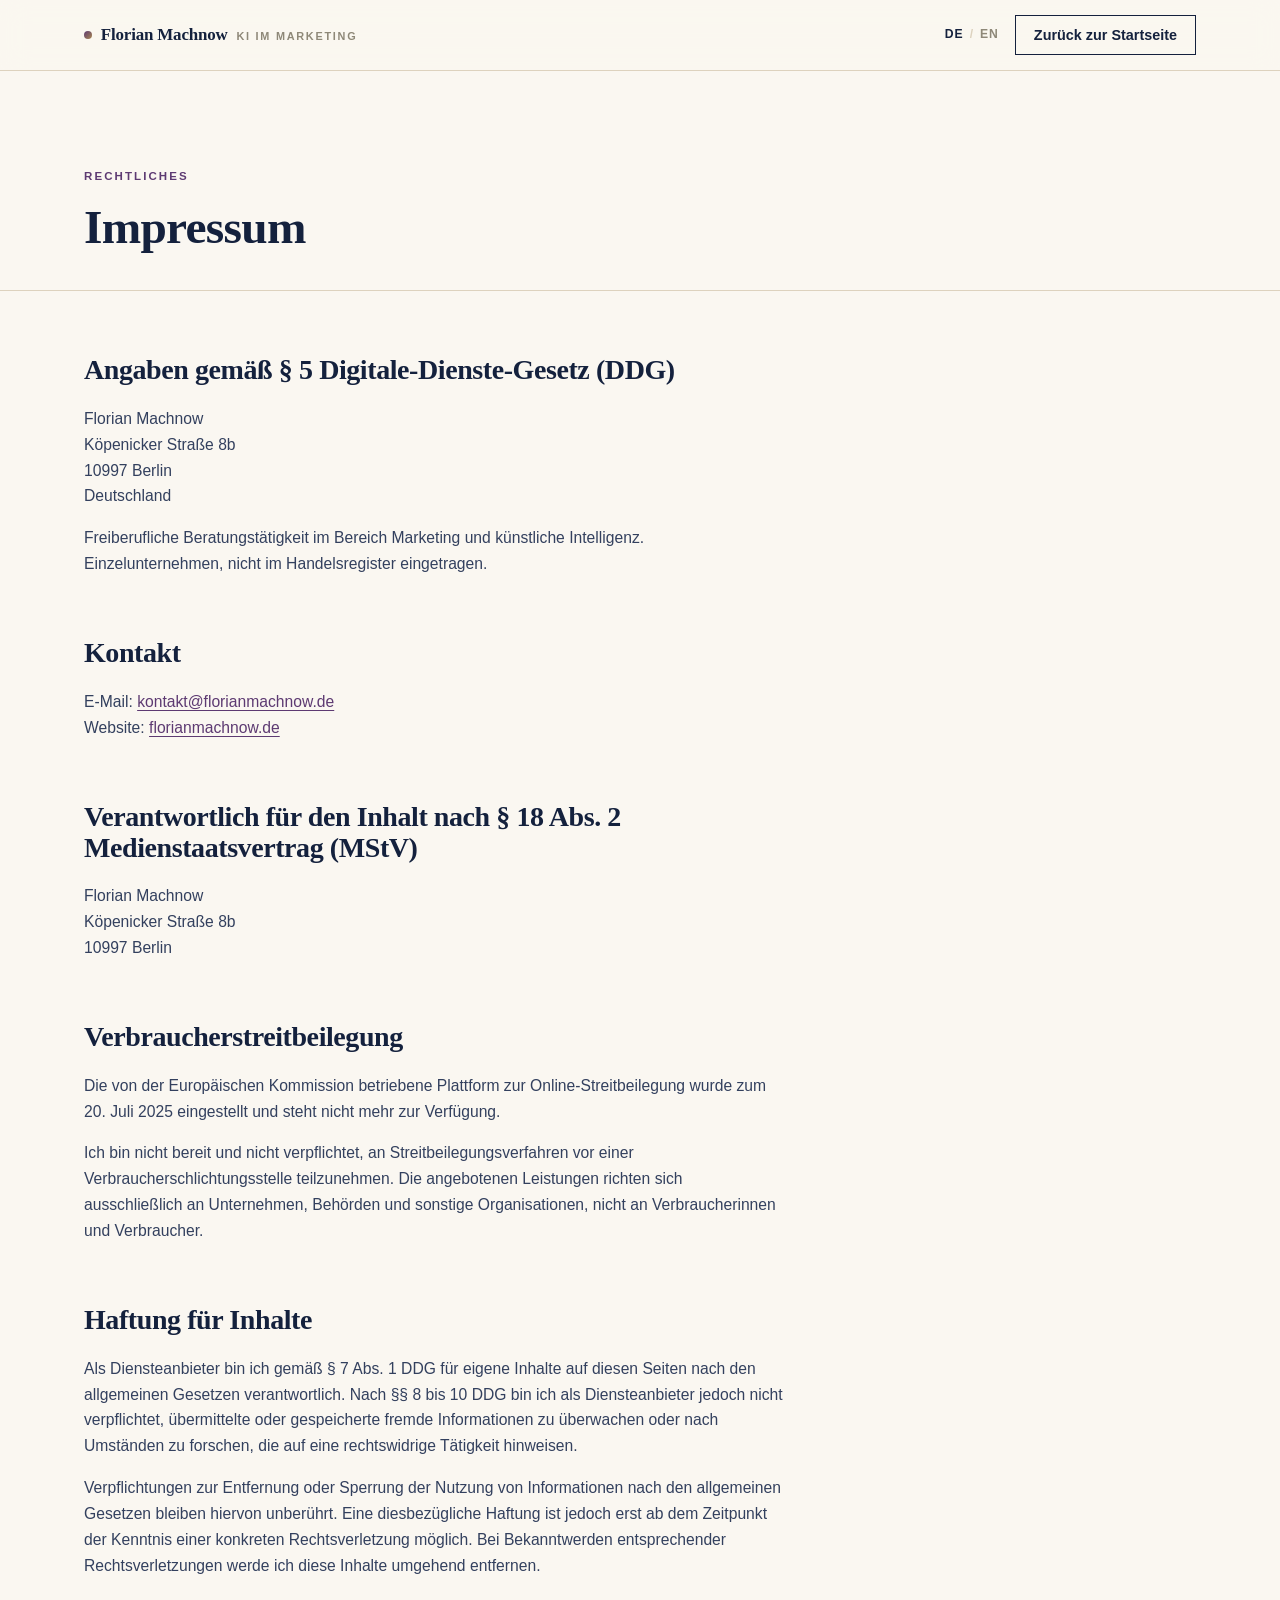
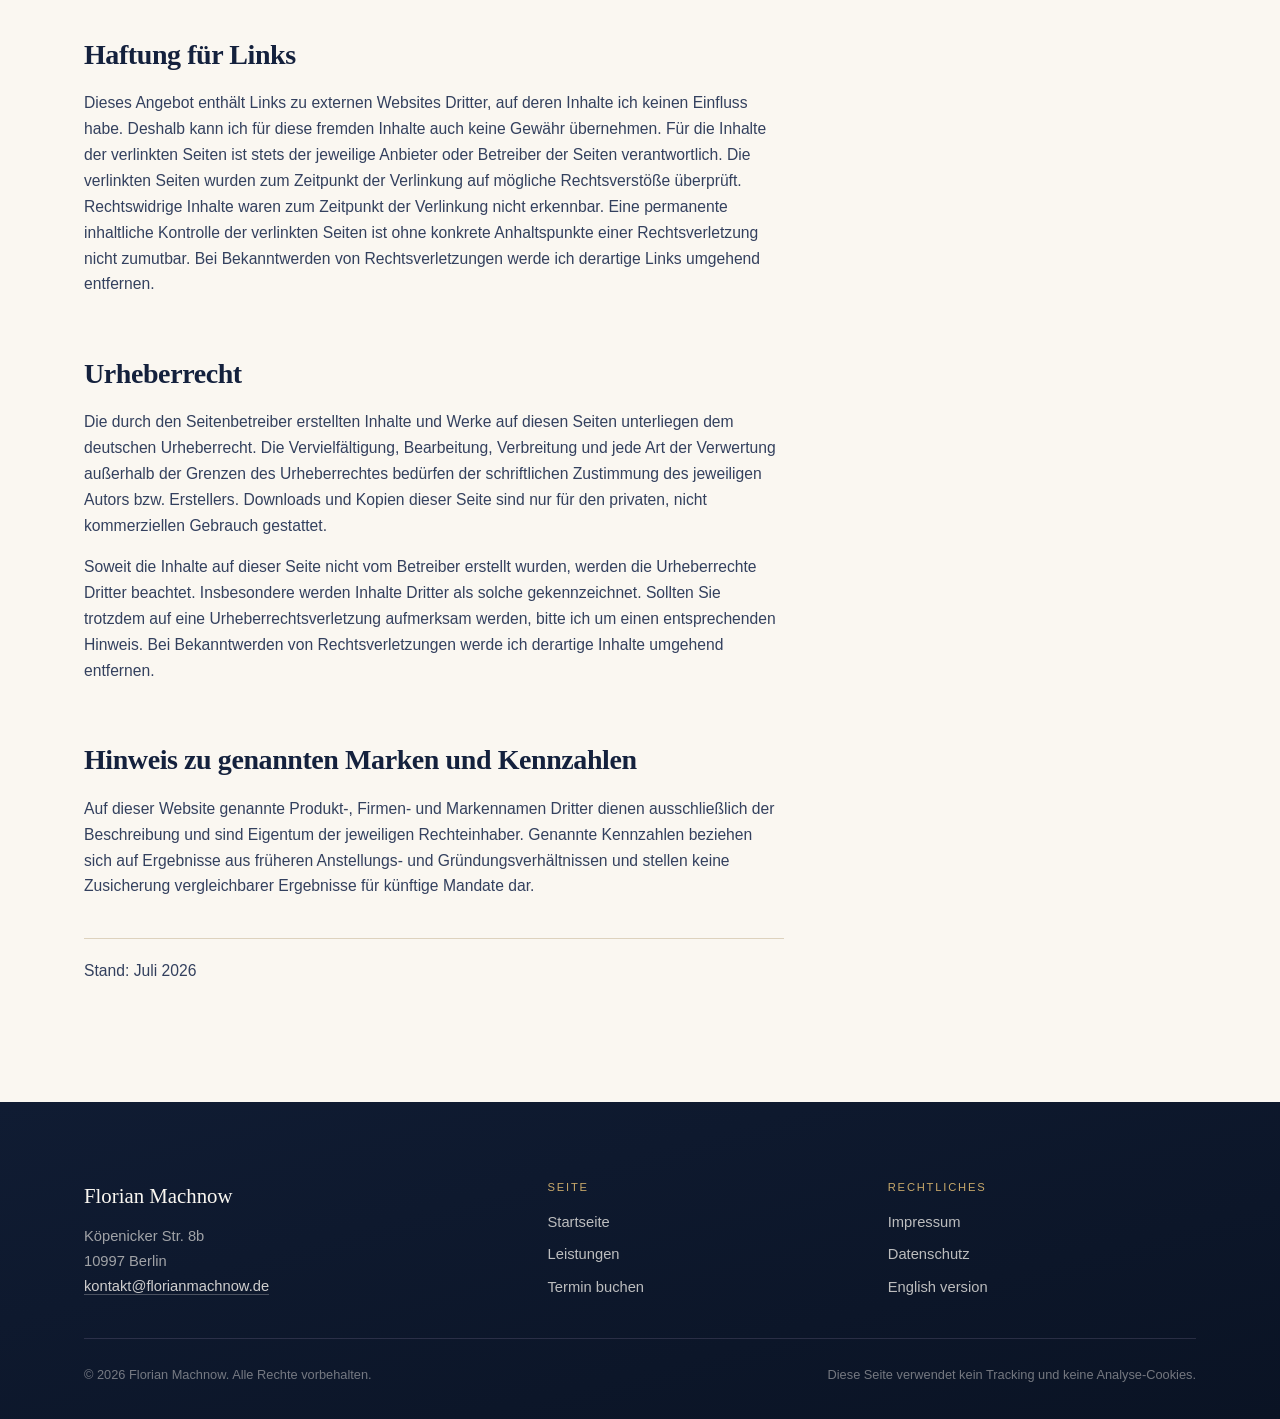
<file: impressum.html>
<!DOCTYPE html>
<html lang="de">
<head>
<meta charset="utf-8">
<meta name="viewport" content="width=device-width, initial-scale=1">
<title>Impressum · Florian Machnow</title>
<meta name="description" content="Impressum und Anbieterkennzeichnung nach § 5 DDG.">
<meta name="robots" content="noindex, nofollow, noarchive, nosnippet, noimageindex">
<link rel="icon" href="/favicon.svg" type="image/svg+xml">
<link rel="alternate icon" href="/favicon.ico" sizes="32x32">
<link rel="apple-touch-icon" href="/apple-touch-icon.png">
<link rel="manifest" href="/site.webmanifest">
<meta name="theme-color" content="#0A1324">
<link rel="stylesheet" href="/assets/css/style.css?v=6">
<noscript><style>
  /* Ohne JavaScript werden die Einblendungen nie ausgeloest.
     Also alles sofort sichtbar zeigen. */
  .rl > span,.rise,.draw{transform:none!important;opacity:1!important;animation:none!important}
</style></noscript>
</head>
<body>
<a class="skip-link" href="#main">Zum Inhalt springen</a>

<header class="site-header">
  <div class="wrap site-header__inner">
    <a class="brand" href="/">
      <span class="brand__dot" aria-hidden="true"></span>
      Florian Machnow
      <span class="brand__sub">KI im Marketing</span>
    </a>
    <div class="header-actions">
      <span class="lang">
        <span class="is-active">DE</span><span class="lang__sep">/</span><a href="/en/legal-notice.html" hreflang="en">EN</a>
      </span>
      <a class="btn btn--sm btn--ghost" href="/">Zurück zur Startseite</a>
    </div>
  </div>
</header>

<main id="main">
  <section class="page-head">
    <div class="wrap">
      <span class="eyebrow">Rechtliches</span>
      <h1 class="h-section" style="margin-top:14px">Impressum</h1>
    </div>
  </section>

  <div class="wrap">
    <article class="prose">

      <h2>Angaben gemäß § 5 Digitale-Dienste-Gesetz (DDG)</h2>
      <p>
        Florian Machnow<br>
        Köpenicker Straße 8b<br>
        10997 Berlin<br>
        Deutschland
      </p>
      <p>Freiberufliche Beratungstätigkeit im Bereich Marketing und künstliche Intelligenz. Einzelunternehmen, nicht im Handelsregister eingetragen.</p>

      <h2>Kontakt</h2>
      <p>
        E-Mail: <a href="mailto:kontakt@florianmachnow.de">kontakt@florianmachnow.de</a><br>
        Website: <a href="https://florianmachnow.de">florianmachnow.de</a>
      </p>

      <h2>Verantwortlich für den Inhalt nach § 18 Abs. 2 Medienstaatsvertrag (MStV)</h2>
      <p>
        Florian Machnow<br>
        Köpenicker Straße 8b<br>
        10997 Berlin
      </p>

      <h2>Verbraucherstreitbeilegung</h2>
      <p>Die von der Europäischen Kommission betriebene Plattform zur Online-Streitbeilegung wurde zum
        20. Juli 2025 eingestellt und steht nicht mehr zur Verfügung.</p>
      <p>Ich bin nicht bereit und nicht verpflichtet, an Streitbeilegungsverfahren vor einer
        Verbraucherschlichtungsstelle teilzunehmen. Die angebotenen Leistungen richten sich ausschließlich
        an Unternehmen, Behörden und sonstige Organisationen, nicht an Verbraucherinnen und Verbraucher.</p>

      <h2>Haftung für Inhalte</h2>
      <p>Als Diensteanbieter bin ich gemäß § 7 Abs. 1 DDG für eigene Inhalte auf diesen Seiten nach den
        allgemeinen Gesetzen verantwortlich. Nach §§ 8 bis 10 DDG bin ich als Diensteanbieter jedoch nicht
        verpflichtet, übermittelte oder gespeicherte fremde Informationen zu überwachen oder nach Umständen
        zu forschen, die auf eine rechtswidrige Tätigkeit hinweisen.</p>
      <p>Verpflichtungen zur Entfernung oder Sperrung der Nutzung von Informationen nach den allgemeinen
        Gesetzen bleiben hiervon unberührt. Eine diesbezügliche Haftung ist jedoch erst ab dem Zeitpunkt der
        Kenntnis einer konkreten Rechtsverletzung möglich. Bei Bekanntwerden entsprechender Rechtsverletzungen
        werde ich diese Inhalte umgehend entfernen.</p>

      <h2>Haftung für Links</h2>
      <p>Dieses Angebot enthält Links zu externen Websites Dritter, auf deren Inhalte ich keinen Einfluss habe.
        Deshalb kann ich für diese fremden Inhalte auch keine Gewähr übernehmen. Für die Inhalte der verlinkten
        Seiten ist stets der jeweilige Anbieter oder Betreiber der Seiten verantwortlich. Die verlinkten Seiten
        wurden zum Zeitpunkt der Verlinkung auf mögliche Rechtsverstöße überprüft. Rechtswidrige Inhalte waren
        zum Zeitpunkt der Verlinkung nicht erkennbar. Eine permanente inhaltliche Kontrolle der verlinkten Seiten
        ist ohne konkrete Anhaltspunkte einer Rechtsverletzung nicht zumutbar. Bei Bekanntwerden von
        Rechtsverletzungen werde ich derartige Links umgehend entfernen.</p>

      <h2>Urheberrecht</h2>
      <p>Die durch den Seitenbetreiber erstellten Inhalte und Werke auf diesen Seiten unterliegen dem deutschen
        Urheberrecht. Die Vervielfältigung, Bearbeitung, Verbreitung und jede Art der Verwertung außerhalb der
        Grenzen des Urheberrechtes bedürfen der schriftlichen Zustimmung des jeweiligen Autors bzw. Erstellers.
        Downloads und Kopien dieser Seite sind nur für den privaten, nicht kommerziellen Gebrauch gestattet.</p>
      <p>Soweit die Inhalte auf dieser Seite nicht vom Betreiber erstellt wurden, werden die Urheberrechte
        Dritter beachtet. Insbesondere werden Inhalte Dritter als solche gekennzeichnet. Sollten Sie trotzdem
        auf eine Urheberrechtsverletzung aufmerksam werden, bitte ich um einen entsprechenden Hinweis.
        Bei Bekanntwerden von Rechtsverletzungen werde ich derartige Inhalte umgehend entfernen.</p>

      <h2>Hinweis zu genannten Marken und Kennzahlen</h2>
      <p>Auf dieser Website genannte Produkt-, Firmen- und Markennamen Dritter dienen ausschließlich der
        Beschreibung und sind Eigentum der jeweiligen Rechteinhaber. Genannte Kennzahlen beziehen sich auf
        Ergebnisse aus früheren Anstellungs- und Gründungsverhältnissen und stellen keine Zusicherung
        vergleichbarer Ergebnisse für künftige Mandate dar.</p>

      <p class="prose__meta">Stand: Juli 2026</p>
    </article>
  </div>
</main>

<footer class="site-footer">
  <div class="wrap">
    <div class="footer__grid">
      <div>
        <div class="footer__brand">Florian Machnow</div>
        <address class="footer__addr">
          Köpenicker Str. 8b<br>
          10997 Berlin<br>
          <a href="mailto:kontakt@florianmachnow.de">kontakt@florianmachnow.de</a>
        </address>
      </div>
      <div>
        <div class="footer__title">Seite</div>
        <ul class="footer__links">
          <li><a href="/">Startseite</a></li>
          <li><a href="/#leistungen">Leistungen</a></li>
          <li><a href="/#termin">Termin buchen</a></li>
        </ul>
      </div>
      <div>
        <div class="footer__title">Rechtliches</div>
        <ul class="footer__links">
          <li><a href="/impressum.html">Impressum</a></li>
          <li><a href="/datenschutz.html">Datenschutz</a></li>
          <li><a href="/en/">English version</a></li>
        </ul>
      </div>
    </div>
    <div class="footer__bottom">
      <span>&copy; <span data-year>2026</span> Florian Machnow. Alle Rechte vorbehalten.</span>
      <span>Diese Seite verwendet kein Tracking und keine Analyse-Cookies.</span>
    </div>
  </div>
</footer>

<script src="/assets/js/main.js?v=6" defer></script>
</body>
</html>
</file>
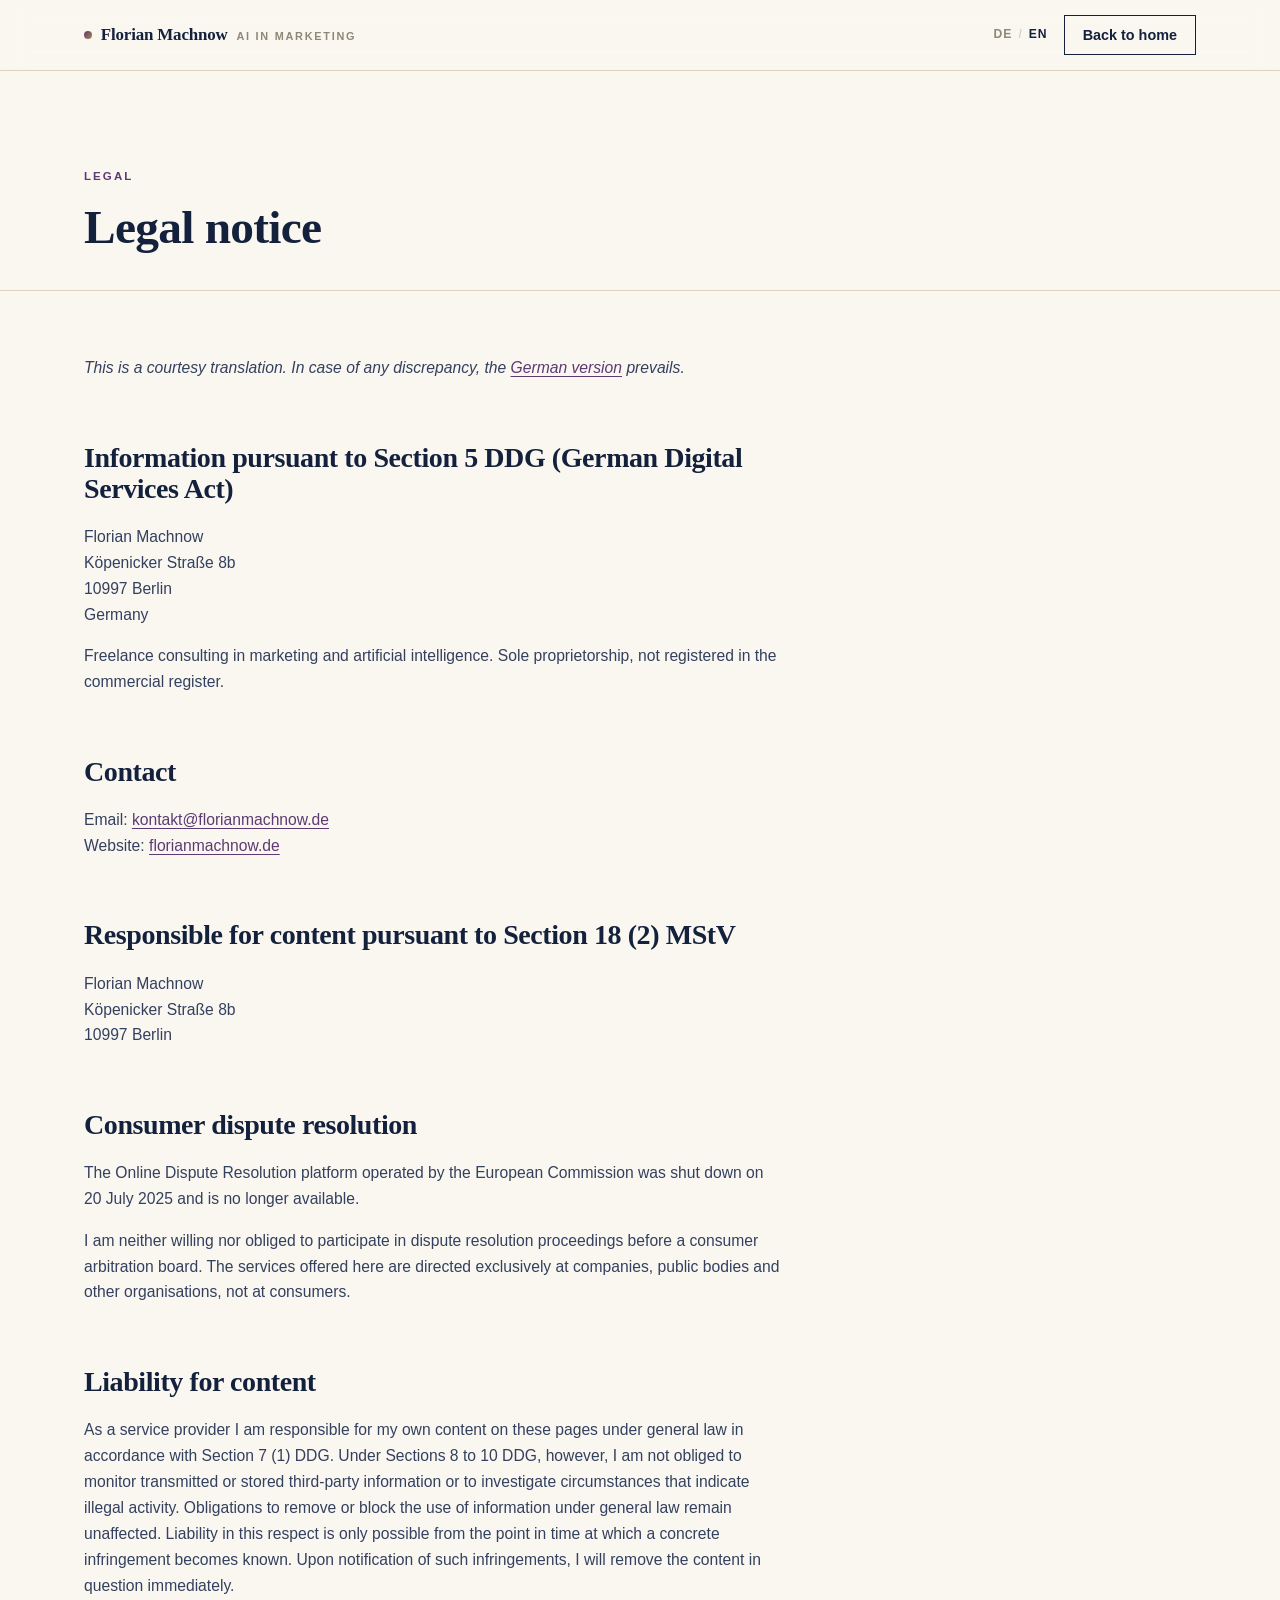
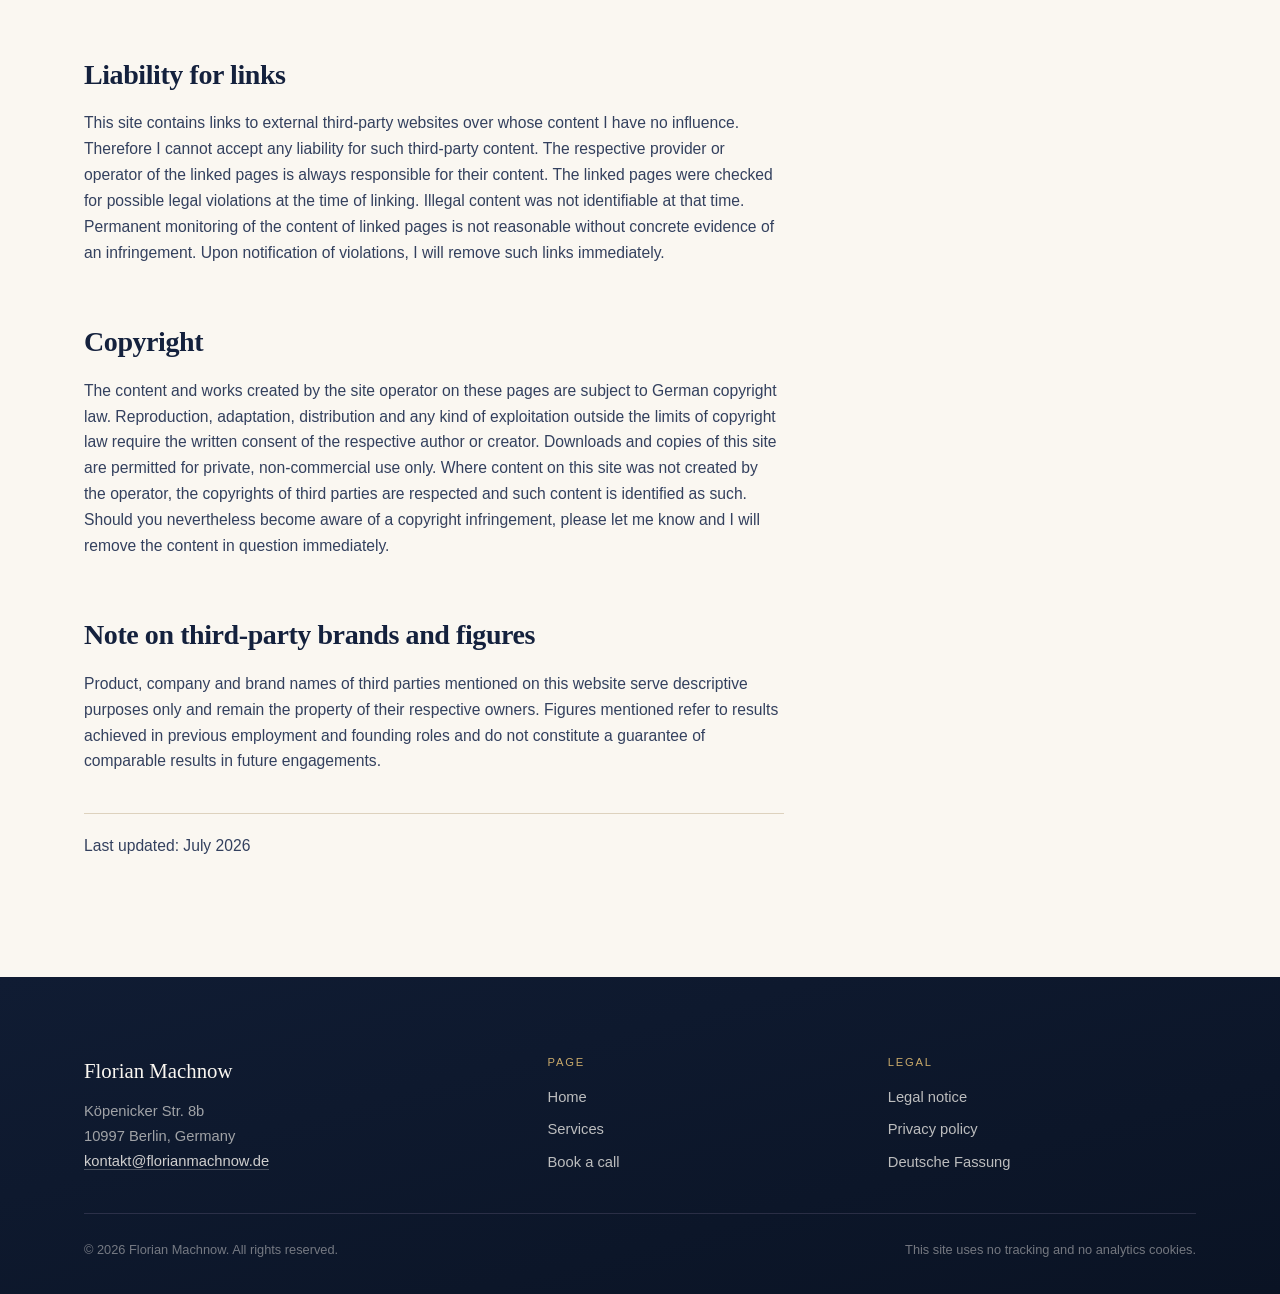
<file: en/legal-notice.html>
<!DOCTYPE html>
<html lang="en">
<head>
<meta charset="utf-8">
<meta name="viewport" content="width=device-width, initial-scale=1">
<title>Legal notice · Florian Machnow</title>
<meta name="description" content="Provider identification pursuant to Section 5 of the German Digital Services Act (DDG).">
<meta name="robots" content="noindex, nofollow, noarchive, nosnippet, noimageindex">
<link rel="icon" href="/favicon.svg" type="image/svg+xml">
<link rel="alternate icon" href="/favicon.ico" sizes="32x32">
<link rel="apple-touch-icon" href="/apple-touch-icon.png">
<link rel="manifest" href="/site.webmanifest">
<meta name="theme-color" content="#0A1324">
<link rel="stylesheet" href="/assets/css/style.css?v=6">
<noscript><style>
  /* Ohne JavaScript werden die Einblendungen nie ausgeloest.
     Also alles sofort sichtbar zeigen. */
  .rl > span,.rise,.draw{transform:none!important;opacity:1!important;animation:none!important}
</style></noscript>
</head>
<body>
<a class="skip-link" href="#main">Skip to content</a>

<header class="site-header">
  <div class="wrap site-header__inner">
    <a class="brand" href="/en/">
      <span class="brand__dot" aria-hidden="true"></span>
      Florian Machnow
      <span class="brand__sub">AI in Marketing</span>
    </a>
    <div class="header-actions">
      <span class="lang">
        <a href="/impressum.html" hreflang="de">DE</a><span class="lang__sep">/</span><span class="is-active">EN</span>
      </span>
      <a class="btn btn--sm btn--ghost" href="/en/">Back to home</a>
    </div>
  </div>
</header>

<main id="main">
  <section class="page-head">
    <div class="wrap">
      <span class="eyebrow">Legal</span>
      <h1 class="h-section" style="margin-top:14px">Legal notice</h1>
    </div>
  </section>

  <div class="wrap">
    <article class="prose">
      <p><em>This is a courtesy translation. In case of any discrepancy, the
        <a href="/impressum.html">German version</a> prevails.</em></p>

      <h2>Information pursuant to Section 5 DDG (German Digital Services Act)</h2>
      <p>
        Florian Machnow<br>
        Köpenicker Straße 8b<br>
        10997 Berlin<br>
        Germany
      </p>
      <p>Freelance consulting in marketing and artificial intelligence. Sole proprietorship, not registered in
        the commercial register.</p>

      <h2>Contact</h2>
      <p>
        Email: <a href="mailto:kontakt@florianmachnow.de">kontakt@florianmachnow.de</a><br>
        Website: <a href="https://florianmachnow.de">florianmachnow.de</a>
      </p>

      <h2>Responsible for content pursuant to Section 18 (2) MStV</h2>
      <p>
        Florian Machnow<br>
        Köpenicker Straße 8b<br>
        10997 Berlin
      </p>

      <h2>Consumer dispute resolution</h2>
      <p>The Online Dispute Resolution platform operated by the European Commission was shut down on
        20 July 2025 and is no longer available.</p>
      <p>I am neither willing nor obliged to participate in dispute resolution proceedings before a consumer
        arbitration board. The services offered here are directed exclusively at companies, public bodies and
        other organisations, not at consumers.</p>

      <h2>Liability for content</h2>
      <p>As a service provider I am responsible for my own content on these pages under general law in
        accordance with Section 7 (1) DDG. Under Sections 8 to 10 DDG, however, I am not obliged to monitor
        transmitted or stored third-party information or to investigate circumstances that indicate illegal
        activity. Obligations to remove or block the use of information under general law remain unaffected.
        Liability in this respect is only possible from the point in time at which a concrete infringement
        becomes known. Upon notification of such infringements, I will remove the content in question
        immediately.</p>

      <h2>Liability for links</h2>
      <p>This site contains links to external third-party websites over whose content I have no influence.
        Therefore I cannot accept any liability for such third-party content. The respective provider or
        operator of the linked pages is always responsible for their content. The linked pages were checked
        for possible legal violations at the time of linking. Illegal content was not identifiable at that
        time. Permanent monitoring of the content of linked pages is not reasonable without concrete evidence
        of an infringement. Upon notification of violations, I will remove such links immediately.</p>

      <h2>Copyright</h2>
      <p>The content and works created by the site operator on these pages are subject to German copyright law.
        Reproduction, adaptation, distribution and any kind of exploitation outside the limits of copyright law
        require the written consent of the respective author or creator. Downloads and copies of this site are
        permitted for private, non-commercial use only. Where content on this site was not created by the
        operator, the copyrights of third parties are respected and such content is identified as such.
        Should you nevertheless become aware of a copyright infringement, please let me know and I will remove
        the content in question immediately.</p>

      <h2>Note on third-party brands and figures</h2>
      <p>Product, company and brand names of third parties mentioned on this website serve descriptive purposes
        only and remain the property of their respective owners. Figures mentioned refer to results achieved in
        previous employment and founding roles and do not constitute a guarantee of comparable results in
        future engagements.</p>

      <p class="prose__meta">Last updated: July 2026</p>
    </article>
  </div>
</main>

<footer class="site-footer">
  <div class="wrap">
    <div class="footer__grid">
      <div>
        <div class="footer__brand">Florian Machnow</div>
        <address class="footer__addr">
          Köpenicker Str. 8b<br>
          10997 Berlin, Germany<br>
          <a href="mailto:kontakt@florianmachnow.de">kontakt@florianmachnow.de</a>
        </address>
      </div>
      <div>
        <div class="footer__title">Page</div>
        <ul class="footer__links">
          <li><a href="/en/">Home</a></li>
          <li><a href="/en/#services">Services</a></li>
          <li><a href="/en/#call">Book a call</a></li>
        </ul>
      </div>
      <div>
        <div class="footer__title">Legal</div>
        <ul class="footer__links">
          <li><a href="/en/legal-notice.html">Legal notice</a></li>
          <li><a href="/en/privacy.html">Privacy policy</a></li>
          <li><a href="/">Deutsche Fassung</a></li>
        </ul>
      </div>
    </div>
    <div class="footer__bottom">
      <span>&copy; <span data-year>2026</span> Florian Machnow. All rights reserved.</span>
      <span>This site uses no tracking and no analytics cookies.</span>
    </div>
  </div>
</footer>

<script src="/assets/js/main.js?v=6" defer></script>
</body>
</html>
</file>
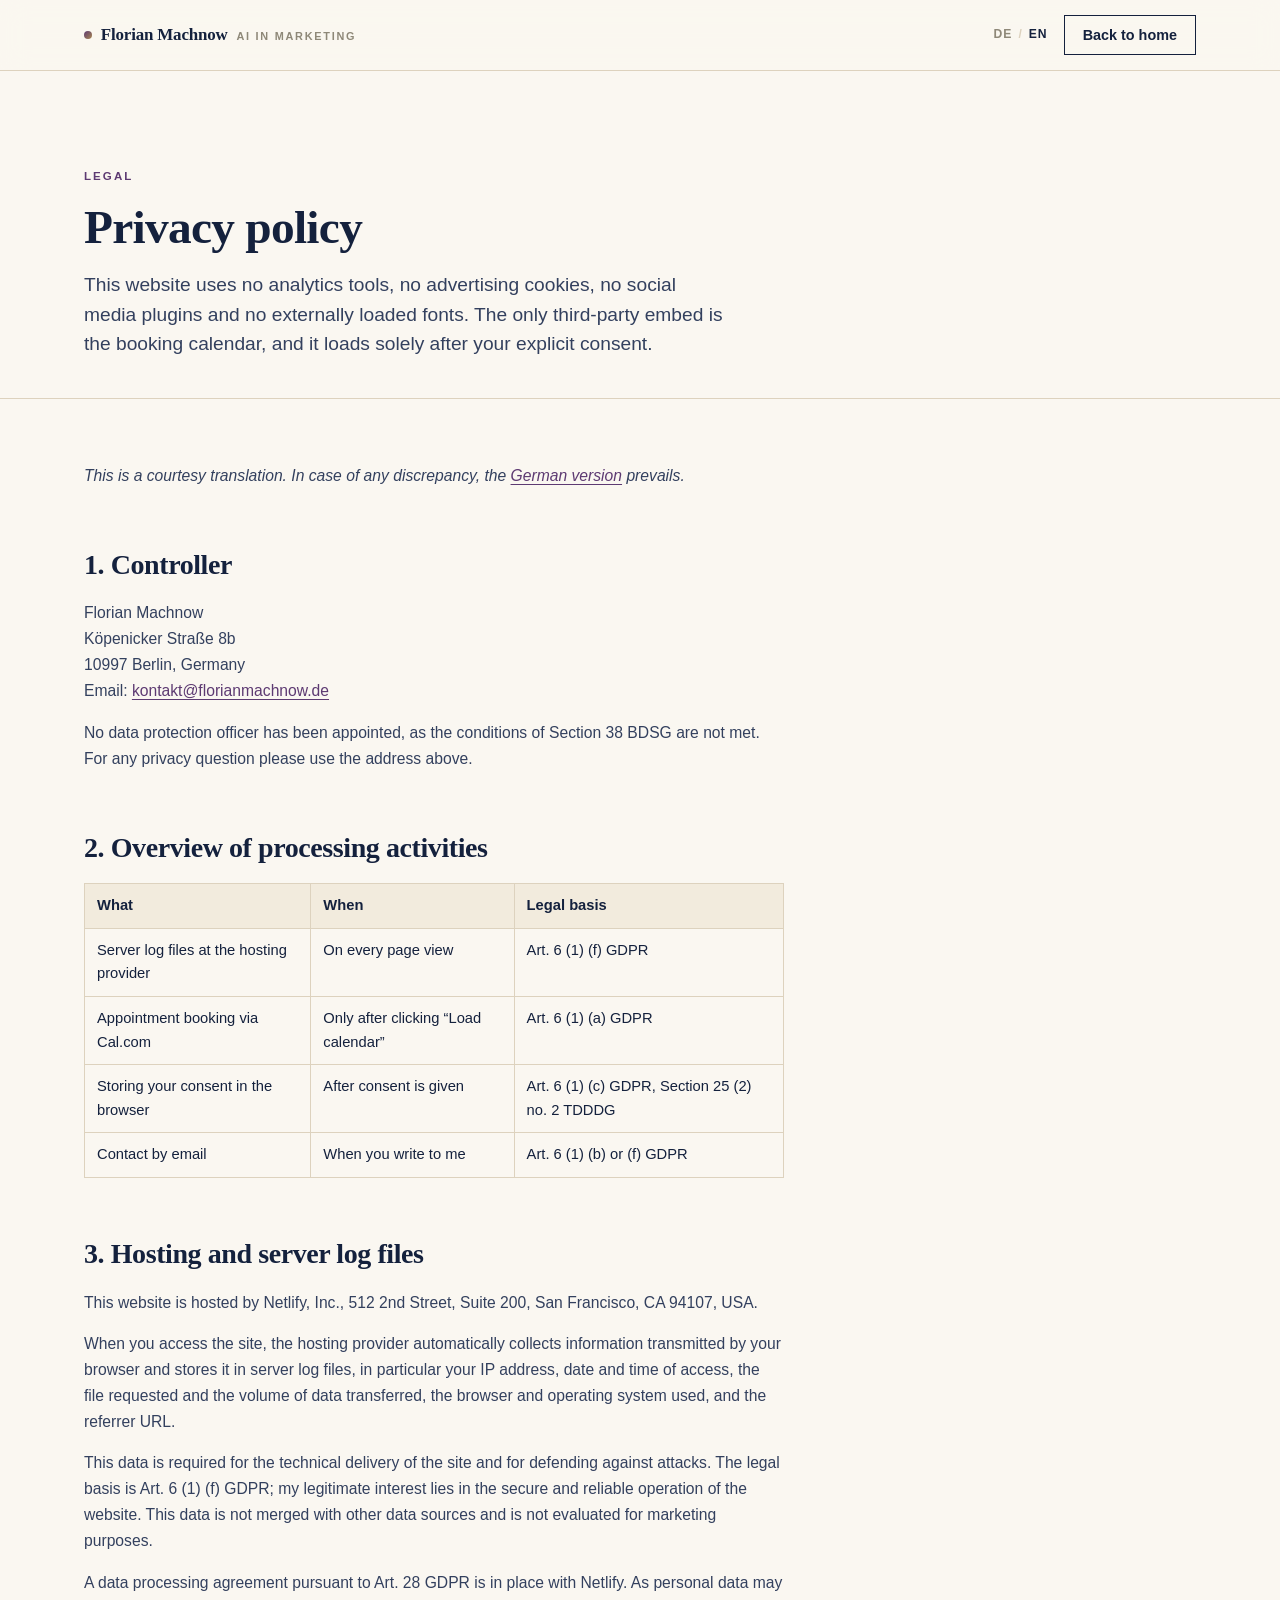
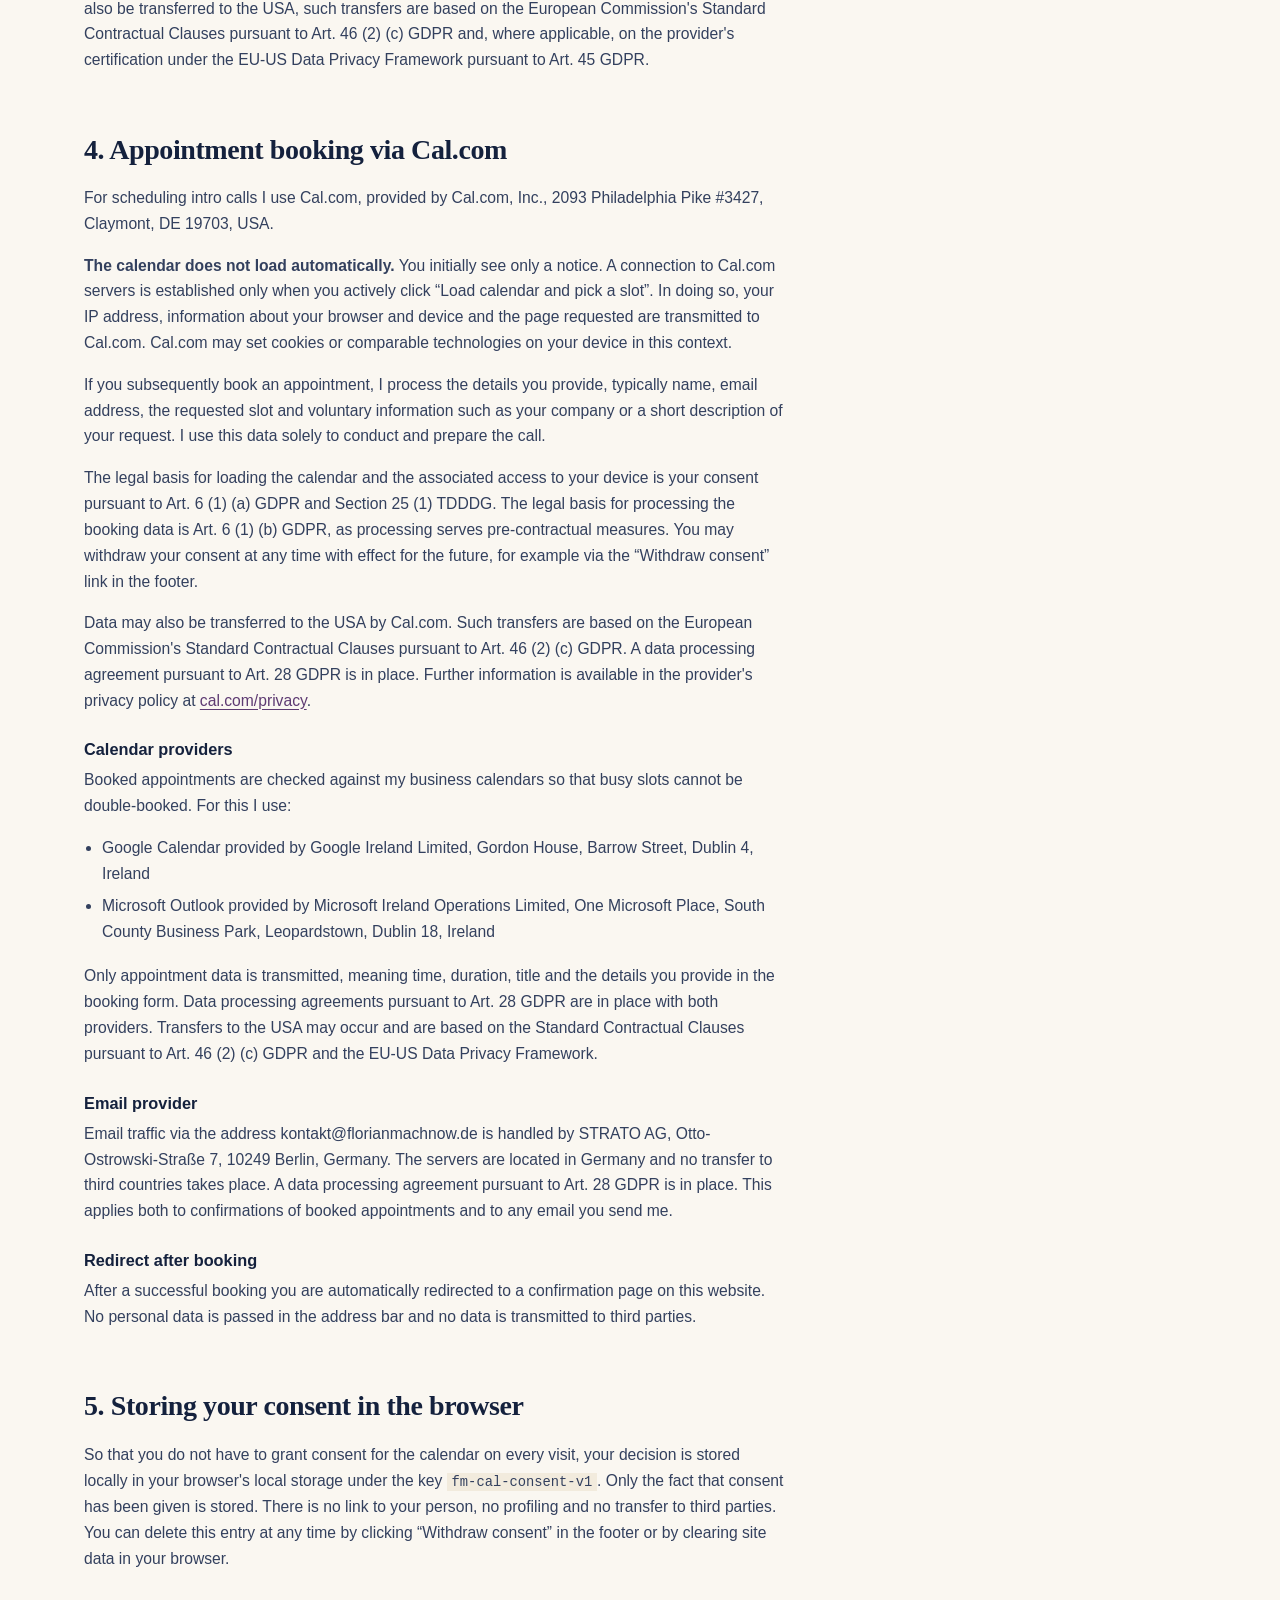
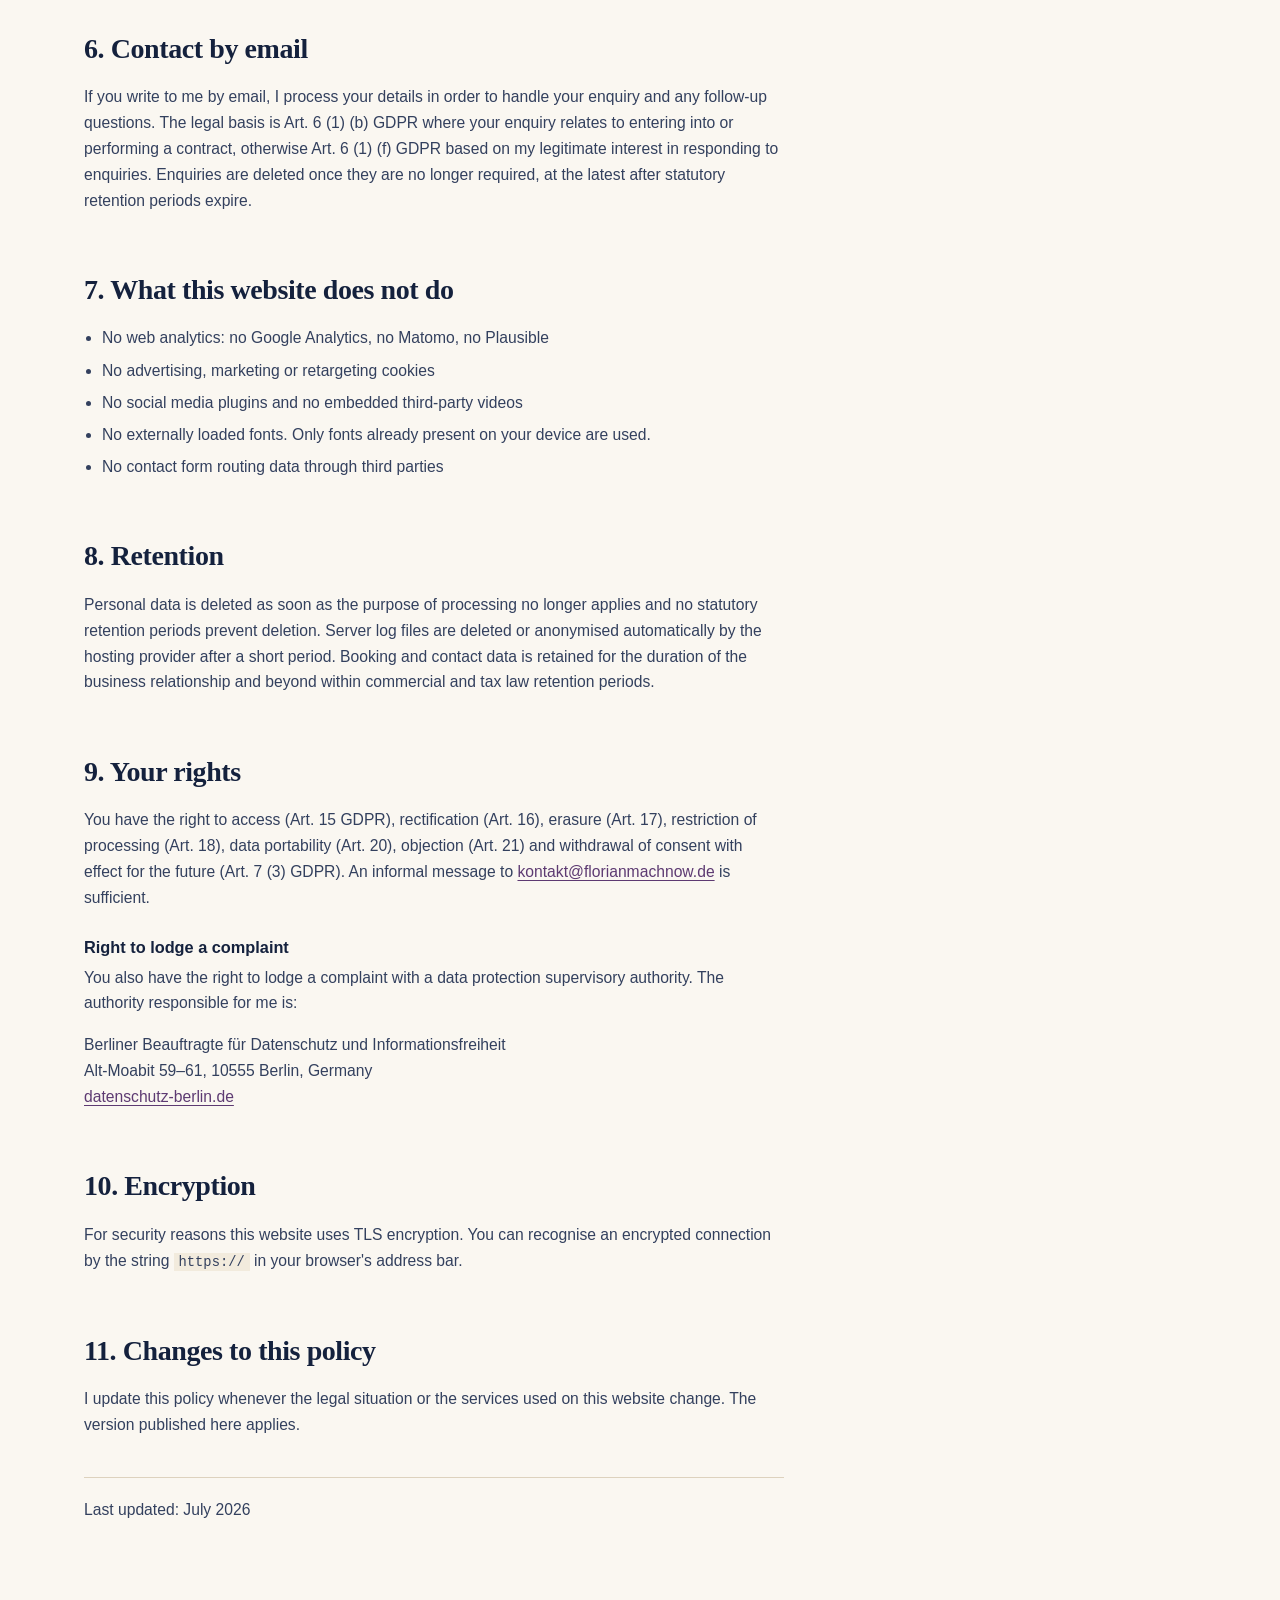
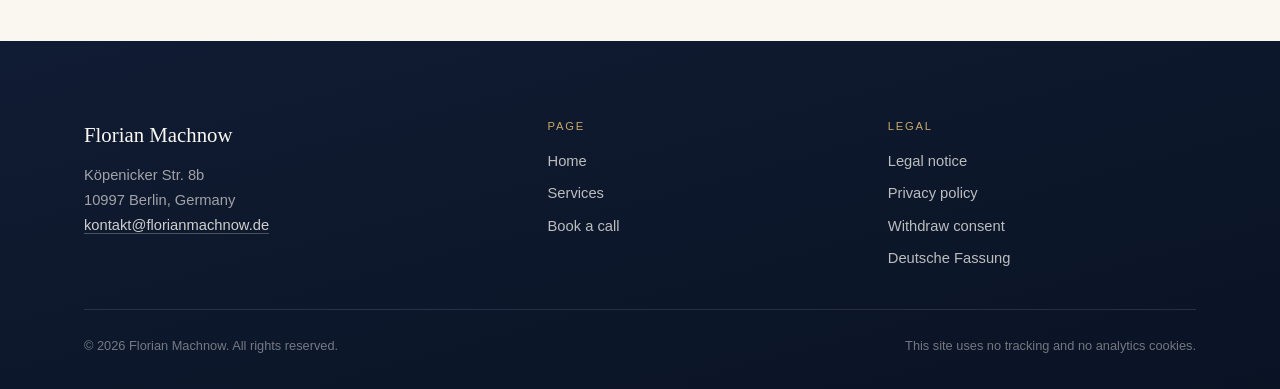
<file: en/privacy.html>
<!DOCTYPE html>
<html lang="en">
<head>
<meta charset="utf-8">
<meta name="viewport" content="width=device-width, initial-scale=1">
<title>Privacy policy · Florian Machnow</title>
<meta name="description" content="Information on the processing of personal data pursuant to Art. 13 GDPR.">
<meta name="robots" content="noindex, nofollow, noarchive, nosnippet, noimageindex">
<link rel="icon" href="/favicon.svg" type="image/svg+xml">
<link rel="alternate icon" href="/favicon.ico" sizes="32x32">
<link rel="apple-touch-icon" href="/apple-touch-icon.png">
<link rel="manifest" href="/site.webmanifest">
<meta name="theme-color" content="#0A1324">
<link rel="stylesheet" href="/assets/css/style.css?v=6">
<noscript><style>
  /* Ohne JavaScript werden die Einblendungen nie ausgeloest.
     Also alles sofort sichtbar zeigen. */
  .rl > span,.rise,.draw{transform:none!important;opacity:1!important;animation:none!important}
</style></noscript>
</head>
<body>
<a class="skip-link" href="#main">Skip to content</a>

<header class="site-header">
  <div class="wrap site-header__inner">
    <a class="brand" href="/en/">
      <span class="brand__dot" aria-hidden="true"></span>
      Florian Machnow
      <span class="brand__sub">AI in Marketing</span>
    </a>
    <div class="header-actions">
      <span class="lang">
        <a href="/datenschutz.html" hreflang="de">DE</a><span class="lang__sep">/</span><span class="is-active">EN</span>
      </span>
      <a class="btn btn--sm btn--ghost" href="/en/">Back to home</a>
    </div>
  </div>
</header>

<main id="main">
  <section class="page-head">
    <div class="wrap">
      <span class="eyebrow">Legal</span>
      <h1 class="h-section" style="margin-top:14px">Privacy policy</h1>
      <p class="lead" style="margin-top:18px">This website uses no analytics tools, no advertising cookies,
        no social media plugins and no externally loaded fonts. The only third-party embed is the booking
        calendar, and it loads solely after your explicit consent.</p>
    </div>
  </section>

  <div class="wrap">
    <article class="prose">
      <p><em>This is a courtesy translation. In case of any discrepancy, the
        <a href="/datenschutz.html">German version</a> prevails.</em></p>

      <h2>1. Controller</h2>
      <p>
        Florian Machnow<br>
        Köpenicker Straße 8b<br>
        10997 Berlin, Germany<br>
        Email: <a href="mailto:kontakt@florianmachnow.de">kontakt@florianmachnow.de</a>
      </p>
      <p>No data protection officer has been appointed, as the conditions of Section 38 BDSG are not met.
        For any privacy question please use the address above.</p>

      <h2>2. Overview of processing activities</h2>
      <table>
        <thead>
          <tr><th>What</th><th>When</th><th>Legal basis</th></tr>
        </thead>
        <tbody>
          <tr><td>Server log files at the hosting provider</td><td>On every page view</td><td>Art. 6 (1) (f) GDPR</td></tr>
          <tr><td>Appointment booking via Cal.com</td><td>Only after clicking “Load calendar”</td><td>Art. 6 (1) (a) GDPR</td></tr>
          <tr><td>Storing your consent in the browser</td><td>After consent is given</td><td>Art. 6 (1) (c) GDPR, Section 25 (2) no. 2 TDDDG</td></tr>
          <tr><td>Contact by email</td><td>When you write to me</td><td>Art. 6 (1) (b) or (f) GDPR</td></tr>
        </tbody>
      </table>

      <h2>3. Hosting and server log files</h2>
      <p>This website is hosted by Netlify, Inc., 512 2nd Street, Suite 200, San Francisco, CA 94107, USA.</p>
      <p>When you access the site, the hosting provider automatically collects information transmitted by your
        browser and stores it in server log files, in particular your IP address, date and time of access,
        the file requested and the volume of data transferred, the browser and operating system used, and the
        referrer URL.</p>
      <p>This data is required for the technical delivery of the site and for defending against attacks.
        The legal basis is Art. 6 (1) (f) GDPR; my legitimate interest lies in the secure and reliable
        operation of the website. This data is not merged with other data sources and is not evaluated for
        marketing purposes.</p>
      <p>A data processing agreement pursuant to Art. 28 GDPR is in place with Netlify. As personal data may
        also be transferred to the USA, such transfers are based on the European Commission's Standard
        Contractual Clauses pursuant to Art. 46 (2) (c) GDPR and, where applicable, on the provider's
        certification under the EU-US Data Privacy Framework pursuant to Art. 45 GDPR.</p>

      <h2>4. Appointment booking via Cal.com</h2>
      <p>For scheduling intro calls I use Cal.com, provided by Cal.com, Inc., 2093 Philadelphia Pike #3427,
        Claymont, DE 19703, USA.</p>
      <p><strong>The calendar does not load automatically.</strong> You initially see only a notice. A connection
        to Cal.com servers is established only when you actively click “Load calendar and pick a slot”. In doing
        so, your IP address, information about your browser and device and the page requested are transmitted to
        Cal.com. Cal.com may set cookies or comparable technologies on your device in this context.</p>
      <p>If you subsequently book an appointment, I process the details you provide, typically name, email
        address, the requested slot and voluntary information such as your company or a short description of
        your request. I use this data solely to conduct and prepare the call.</p>
      <p>The legal basis for loading the calendar and the associated access to your device is your consent
        pursuant to Art. 6 (1) (a) GDPR and Section 25 (1) TDDDG. The legal basis for processing the booking
        data is Art. 6 (1) (b) GDPR, as processing serves pre-contractual measures. You may withdraw your
        consent at any time with effect for the future, for example via the “Withdraw consent” link in the
        footer.</p>
      <p>Data may also be transferred to the USA by Cal.com. Such transfers are based on the European
        Commission's Standard Contractual Clauses pursuant to Art. 46 (2) (c) GDPR. A data processing agreement
        pursuant to Art. 28 GDPR is in place. Further information is available in the provider's privacy policy
        at <a href="https://cal.com/privacy" target="_blank" rel="noopener noreferrer">cal.com/privacy</a>.</p>

      <h3>Calendar providers</h3>
      <p>Booked appointments are checked against my business calendars so that busy slots cannot be
        double-booked. For this I use:</p>
      <ul>
        <li>Google Calendar provided by Google Ireland Limited, Gordon House, Barrow Street, Dublin 4, Ireland</li>
        <li>Microsoft Outlook provided by Microsoft Ireland Operations Limited, One Microsoft Place,
          South County Business Park, Leopardstown, Dublin 18, Ireland</li>
      </ul>
      <p>Only appointment data is transmitted, meaning time, duration, title and the details you provide in the
        booking form. Data processing agreements pursuant to Art. 28 GDPR are in place with both providers.
        Transfers to the USA may occur and are based on the Standard Contractual Clauses pursuant to
        Art. 46 (2) (c) GDPR and the EU-US Data Privacy Framework.</p>

      <h3>Email provider</h3>
      <p>Email traffic via the address kontakt@florianmachnow.de is handled by STRATO AG,
        Otto-Ostrowski-Straße 7, 10249 Berlin, Germany. The servers are located in Germany and no transfer to
        third countries takes place. A data processing agreement pursuant to Art. 28 GDPR is in place. This
        applies both to confirmations of booked appointments and to any email you send me.</p>

      <h3>Redirect after booking</h3>
      <p>After a successful booking you are automatically redirected to a confirmation page on this website.
        No personal data is passed in the address bar and no data is transmitted to third parties.</p>

      <h2>5. Storing your consent in the browser</h2>
      <p>So that you do not have to grant consent for the calendar on every visit, your decision is stored
        locally in your browser's local storage under the key <code>fm-cal-consent-v1</code>. Only the fact that
        consent has been given is stored. There is no link to your person, no profiling and no transfer to third
        parties. You can delete this entry at any time by clicking “Withdraw consent” in the footer or by
        clearing site data in your browser.</p>

      <h2>6. Contact by email</h2>
      <p>If you write to me by email, I process your details in order to handle your enquiry and any follow-up
        questions. The legal basis is Art. 6 (1) (b) GDPR where your enquiry relates to entering into or
        performing a contract, otherwise Art. 6 (1) (f) GDPR based on my legitimate interest in responding to
        enquiries. Enquiries are deleted once they are no longer required, at the latest after statutory
        retention periods expire.</p>

      <h2>7. What this website does not do</h2>
      <ul>
        <li>No web analytics: no Google Analytics, no Matomo, no Plausible</li>
        <li>No advertising, marketing or retargeting cookies</li>
        <li>No social media plugins and no embedded third-party videos</li>
        <li>No externally loaded fonts. Only fonts already present on your device are used.</li>
        <li>No contact form routing data through third parties</li>
      </ul>

      <h2>8. Retention</h2>
      <p>Personal data is deleted as soon as the purpose of processing no longer applies and no statutory
        retention periods prevent deletion. Server log files are deleted or anonymised automatically by the
        hosting provider after a short period. Booking and contact data is retained for the duration of the
        business relationship and beyond within commercial and tax law retention periods.</p>

      <h2>9. Your rights</h2>
      <p>You have the right to access (Art. 15 GDPR), rectification (Art. 16), erasure (Art. 17), restriction
        of processing (Art. 18), data portability (Art. 20), objection (Art. 21) and withdrawal of consent with
        effect for the future (Art. 7 (3) GDPR). An informal message to
        <a href="mailto:kontakt@florianmachnow.de">kontakt@florianmachnow.de</a> is sufficient.</p>

      <h3>Right to lodge a complaint</h3>
      <p>You also have the right to lodge a complaint with a data protection supervisory authority.
        The authority responsible for me is:</p>
      <p>
        Berliner Beauftragte für Datenschutz und Informationsfreiheit<br>
        Alt-Moabit 59–61, 10555 Berlin, Germany<br>
        <a href="https://www.datenschutz-berlin.de" target="_blank" rel="noopener noreferrer">datenschutz-berlin.de</a>
      </p>

      <h2>10. Encryption</h2>
      <p>For security reasons this website uses TLS encryption. You can recognise an encrypted connection by
        the string <code>https://</code> in your browser's address bar.</p>

      <h2>11. Changes to this policy</h2>
      <p>I update this policy whenever the legal situation or the services used on this website change.
        The version published here applies.</p>

      <p class="prose__meta">Last updated: July 2026</p>
    </article>
  </div>
</main>

<footer class="site-footer">
  <div class="wrap">
    <div class="footer__grid">
      <div>
        <div class="footer__brand">Florian Machnow</div>
        <address class="footer__addr">
          Köpenicker Str. 8b<br>
          10997 Berlin, Germany<br>
          <a href="mailto:kontakt@florianmachnow.de">kontakt@florianmachnow.de</a>
        </address>
      </div>
      <div>
        <div class="footer__title">Page</div>
        <ul class="footer__links">
          <li><a href="/en/">Home</a></li>
          <li><a href="/en/#services">Services</a></li>
          <li><a href="/en/#call">Book a call</a></li>
        </ul>
      </div>
      <div>
        <div class="footer__title">Legal</div>
        <ul class="footer__links">
          <li><a href="/en/legal-notice.html">Legal notice</a></li>
          <li><a href="/en/privacy.html">Privacy policy</a></li>
          <li><a href="/en/#call" data-consent-revoke>Withdraw consent</a></li>
          <li><a href="/">Deutsche Fassung</a></li>
        </ul>
      </div>
    </div>
    <div class="footer__bottom">
      <span>&copy; <span data-year>2026</span> Florian Machnow. All rights reserved.</span>
      <span>This site uses no tracking and no analytics cookies.</span>
    </div>
  </div>
</footer>

<script src="/assets/js/main.js?v=6" defer></script>
</body>
</html>
</file>
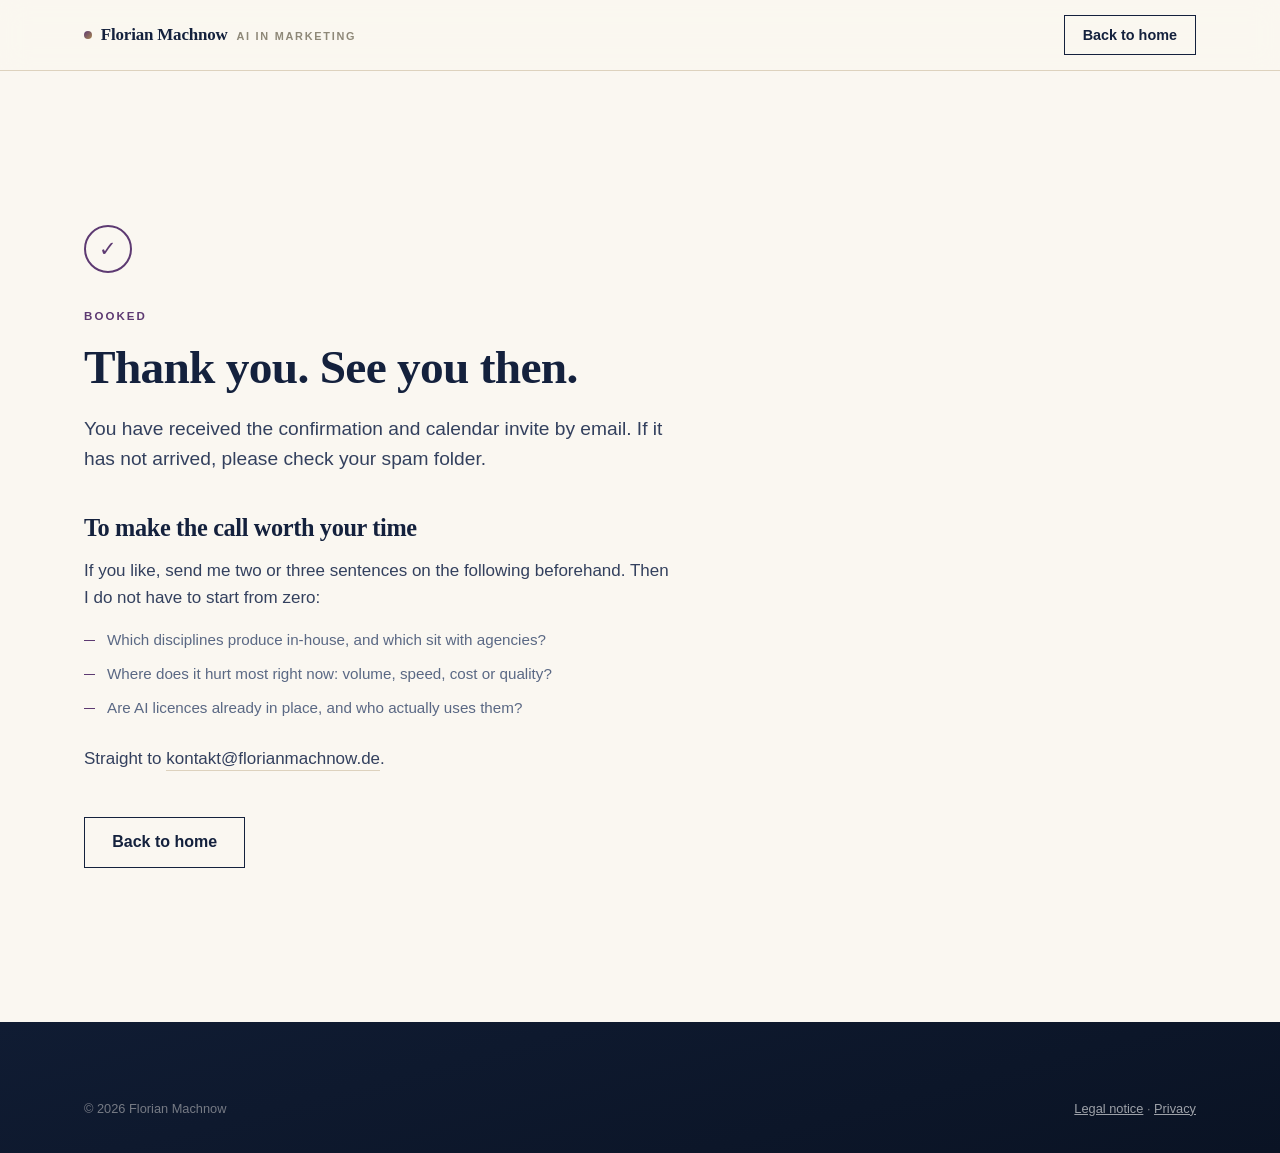
<file: en/thank-you.html>
<!DOCTYPE html>
<html lang="en">
<head>
<meta charset="utf-8">
<meta name="viewport" content="width=device-width, initial-scale=1">
<title>Booking confirmed · Florian Machnow</title>
<meta name="robots" content="noindex, nofollow, noarchive, nosnippet, noimageindex">
<link rel="icon" href="/favicon.svg" type="image/svg+xml">
<link rel="alternate icon" href="/favicon.ico" sizes="32x32">
<link rel="apple-touch-icon" href="/apple-touch-icon.png">
<link rel="manifest" href="/site.webmanifest">
<meta name="theme-color" content="#0A1324">
<link rel="stylesheet" href="/assets/css/style.css?v=6">
<noscript><style>
  /* Ohne JavaScript werden die Einblendungen nie ausgeloest.
     Also alles sofort sichtbar zeigen. */
  .rl > span,.rise,.draw{transform:none!important;opacity:1!important;animation:none!important}
</style></noscript>
</head>
<body>
<header class="site-header">
  <div class="wrap site-header__inner">
    <a class="brand" href="/en/">
      <span class="brand__dot" aria-hidden="true"></span>
      Florian Machnow
      <span class="brand__sub">AI in Marketing</span>
    </a>
    <div class="header-actions">
      <a class="btn btn--sm btn--ghost" href="/en/">Back to home</a>
    </div>
  </div>
</header>

<main id="main">
  <div class="wrap">
    <section class="confirm">
      <div class="confirm__mark" aria-hidden="true">✓</div>
      <span class="eyebrow">Booked</span>
      <h1 class="h-section" style="margin:14px 0 22px">Thank you. See you then.</h1>
      <p class="lead">You have received the confirmation and calendar invite by email.
        If it has not arrived, please check your spam folder.</p>

      <h2 class="h-card" style="margin:40px 0 14px">To make the call worth your time</h2>
      <p class="body-text">If you like, send me two or three sentences on the following beforehand.
        Then I do not have to start from zero:</p>
      <ul class="tier__list" style="margin-top:18px">
        <li>Which disciplines produce in-house, and which sit with agencies?</li>
        <li>Where does it hurt most right now: volume, speed, cost or quality?</li>
        <li>Are AI licences already in place, and who actually uses them?</li>
      </ul>
      <p class="body-text" style="margin-top:24px">
        Straight to <a class="link-underline" href="mailto:kontakt@florianmachnow.de?subject=Notes%20ahead%20of%20our%20call">kontakt@florianmachnow.de</a>.
      </p>

      <div style="margin-top:44px">
        <a class="btn btn--ghost" href="/en/">Back to home</a>
      </div>
    </section>
  </div>
</main>

<footer class="site-footer">
  <div class="wrap">
    <div class="footer__bottom" style="border-top:none;padding-top:0">
      <span>&copy; <span data-year>2026</span> Florian Machnow</span>
      <span><a href="/en/legal-notice.html" style="color:rgba(255,255,255,.6)">Legal notice</a> · <a href="/en/privacy.html" style="color:rgba(255,255,255,.6)">Privacy</a></span>
    </div>
  </div>
</footer>

<script src="/assets/js/main.js?v=6" defer></script>
</body>
</html>
</file>
<file: assets/css/style.css>
/* =========================================================
   florianmachnow.de  ·  Design System v2
   Old Money: Navy, Creme, Pflaume, Messing
   Keine externen Fonts, kein externes CSS, kein Tracking.
   ========================================================= */

:root{
  /* --- Grundfarben --------------------------------------- */
  --navy-900:  #0A1324;   /* KI-Raum, tiefster Ton */
  --navy-800:  #101C33;
  --navy-700:  #14213D;   /* Textfarbe, Buttons */
  --plum-800:  #3B2450;
  --plum-700:  #4A2D5E;
  --plum-600:  #5D3A72;   /* Akzent */
  --plum-400:  #8B62A8;
  --plum-200:  #C7B0D9;
  --brass:     #A8874F;   /* Kennzahlen */
  --brass-lt:  #C9A96A;
  --cream:     #FAF7F1;
  --beige:     #F2EBDD;
  --beige-2:   #E8DDC9;

  /* --- Semantische Namen (bleiben stabil) ---------------- */
  --ink:        var(--navy-700);
  --ink-80:     #33405E;
  --ink-60:     #5A6884;
  --ink-40:     #8E8878;
  --paper:      var(--cream);
  --sand:       var(--beige);
  --sand-deep:  var(--beige-2);
  --line:       #DDD2BE;
  --line-soft:  #EBE3D4;
  --accent:     var(--plum-600);
  --accent-ink: var(--plum-800);

  /* --- Typo ---------------------------------------------- */
  --display: Georgia, 'Times New Roman', 'Iowan Old Style', serif;
  --sans: -apple-system, BlinkMacSystemFont, 'Segoe UI', 'Helvetica Neue', Helvetica, Arial, sans-serif;
  --mono: ui-monospace, SFMono-Regular, 'SF Mono', Menlo, Consolas, monospace;

  /* --- Raster & Bewegung --------------------------------- */
  --maxw: 1240px;
  --gutter: clamp(20px, 5vw, 64px);
  --rule: 1px solid var(--line);
  --ease-hard: cubic-bezier(.16,1,.3,1);
  --ease-snap: cubic-bezier(.22,1.2,.36,1);
}

*,*::before,*::after{box-sizing:border-box;margin:0;padding:0}

html{-webkit-text-size-adjust:100%;scroll-behavior:smooth}

body{
  font-family:var(--sans);
  font-size:17px;line-height:1.6;
  color:var(--ink);background:var(--paper);
  -webkit-font-smoothing:antialiased;
  text-rendering:optimizeLegibility;
  overflow-x:hidden;
}

img{max-width:100%;height:auto;display:block}
a{color:inherit}
::selection{background:var(--plum-600);color:#fff}

.wrap{max-width:var(--maxw);margin:0 auto;padding-left:var(--gutter);padding-right:var(--gutter)}

.skip-link{position:absolute;left:-9999px;top:0;z-index:1000;background:var(--ink);color:#fff;padding:12px 20px;font-size:14px}
.skip-link:focus{left:0}
:focus-visible{outline:2px solid var(--plum-600);outline-offset:3px}

/* =========================================================
   Bewegung
   ========================================================= */

/* Harte Wipe-Zeile: Text faehrt von links ins Bild */
.rl{display:block;overflow:hidden;padding-bottom:.16em;margin-bottom:-.1em}
.rl > span{display:block}
/* Bewegung laeuft ueber Keyframes, nicht ueber Transitions.
   Eine Transition ueberblendet nur, wenn der Browser den Ausgangszustand
   vorher wirklich gezeichnet hat. Faellt der Klassenwechsel in denselben
   Frame, passiert schlicht nichts und der Text steht sofort da. Eine
   Animation dagegen spielt immer von ihrem eigenen Anfang ab, egal wann
   die Klasse gesetzt wird. */
@keyframes wipeIn{
  from{transform:translate3d(-104%,0,0)}
  to  {transform:translate3d(0,0,0)}
}
@keyframes riseIn{
  from{opacity:0;transform:translate3d(0,22px,0)}
  to  {opacity:1;transform:none}
}
@keyframes drawIn{
  from{transform:scaleX(0)}
  to  {transform:scaleX(1)}
}

/* Die Ausgangszustaende haengen bewusst an KEINER von JavaScript
   gesetzten Klasse mehr. Frueher stand hier ".js ...", gesetzt von einem
   kleinen Inline-Script im <head>. Blieb dieses Script haengen, etwa an
   der Content-Security-Policy, fehlten saemtliche Ausgangszustaende und
   die Zeilen standen einfach da. Fuer Besucher ohne JavaScript sorgt
   jetzt ein <noscript>-Block in beiden Startseiten fuer Sichtbarkeit. */
.rl > span{transform:translate3d(-104%,0,0)}
.is-in .rl > span{
  animation:wipeIn .62s var(--ease-hard) both;
  animation-delay:calc(var(--i, 0) * 90ms);
}

/* Sanftes Aufsteigen fuer Fliesstext, Karten, Listen */
.rise{opacity:0;transform:translate3d(0,22px,0)}
.is-in.rise,.is-in .rise{
  animation:riseIn .6s var(--ease-hard) both;
  animation-delay:calc(var(--i, 0) * 70ms);
}

/* Linie, die sich aufzieht */
.draw{transform:scaleX(0);transform-origin:left}
.is-in .draw{animation:drawIn .7s var(--ease-hard) both}

@media (prefers-reduced-motion: reduce){
  html{scroll-behavior:auto}
  .rl > span,.rise,.draw{animation:none !important;transition:none !important;transform:none !important;opacity:1 !important}
  *{animation:none !important}
}

/* =========================================================
   Typografie
   ========================================================= */
h1,h2,h3,h4{font-family:var(--display);font-weight:700;letter-spacing:-.015em;line-height:1.1}

.h-display{
  font-size:clamp(2rem, 4.4vw, 3.5rem);
  line-height:1.06;letter-spacing:-.028em;
  /* Keine automatische Silbentrennung. In einer Schlagzeile sieht
     "Marke-ting" nach Fehler aus. Der Notausgang bleibt: ein Wort,
     das partout nicht passt, wird umbrochen, aber ohne Trennstrich. */
  hyphens:none;overflow-wrap:break-word;word-break:normal;
}
.h-section{font-size:clamp(1.85rem, 3.7vw, 3rem);line-height:1.06;overflow-wrap:break-word}
.h-card{font-size:clamp(1.22rem,1.9vw,1.55rem);line-height:1.2}

.lead{font-size:clamp(1.05rem,1.5vw,1.28rem);line-height:1.55;color:var(--ink-80);max-width:60ch}
.body-text{color:var(--ink-80);max-width:68ch}
.body-text + .body-text{margin-top:1em}

.eyebrow{font-family:var(--sans);font-size:.72rem;font-weight:600;letter-spacing:.18em;text-transform:uppercase;color:var(--plum-600)}
.eyebrow-muted{color:var(--ink-40)}
.num{font-family:var(--mono);font-size:.72rem;letter-spacing:.1em;color:var(--brass)}
.accent{color:var(--plum-600)}
strong{font-weight:600}

/* =========================================================
   Buttons
   ========================================================= */
.btn{
  position:relative;overflow:hidden;
  display:inline-flex;align-items:center;gap:.6em;
  font-family:var(--sans);font-size:1rem;font-weight:600;line-height:1;
  text-decoration:none;cursor:pointer;
  padding:1.05em 1.7em;border:1px solid var(--ink);
  background:var(--ink);color:var(--cream);
  transition:color .3s var(--ease-hard), border-color .3s var(--ease-hard), transform .2s var(--ease-hard);
}
.btn::before{
  content:'';position:absolute;inset:0;z-index:0;
  background:linear-gradient(100deg,var(--plum-700),var(--plum-600) 55%,var(--brass));
  transform:translate3d(-101%,0,0);
  transition:transform .42s var(--ease-hard);
}
.btn > *{position:relative;z-index:1}
.btn:hover{border-color:var(--plum-600);color:#fff}
.btn:hover::before{transform:translate3d(0,0,0)}
.btn:active{transform:translateY(1px)}
.btn--ghost{background:transparent;color:var(--ink)}
.btn--ghost:hover{color:#fff}
.btn--sm{padding:.8em 1.25em;font-size:.9rem}
.btn__arrow{font-size:1.1em;line-height:0;transition:transform .3s var(--ease-hard)}
.btn:hover .btn__arrow{transform:translateX(4px)}

.link-underline{
  position:relative;text-decoration:none;
  border-bottom:1px solid var(--line);padding-bottom:2px;
  transition:border-color .25s,color .25s;
}
.link-underline:hover{border-color:var(--plum-600);color:var(--plum-600)}

/* =========================================================
   Header
   ========================================================= */
.site-header{
  position:sticky;top:0;z-index:100;
  background:rgba(250,247,241,.88);
  backdrop-filter:saturate(180%) blur(14px);
  border-bottom:var(--rule);
}
.site-header__inner{display:flex;align-items:center;justify-content:space-between;gap:24px;height:70px}
.brand{display:flex;align-items:baseline;gap:.55rem;text-decoration:none;font-family:var(--display);font-size:1.06rem;font-weight:700;letter-spacing:-.01em}
.brand__dot{
  width:8px;height:8px;border-radius:50%;display:inline-block;transform:translateY(-1px);
  background:linear-gradient(135deg,var(--plum-600),var(--brass));
  animation:pulseDot 3.4s ease-out infinite;
}
@keyframes pulseDot{
  0%{box-shadow:0 0 0 0 rgba(93,58,114,.45)}
  70%{box-shadow:0 0 0 9px rgba(93,58,114,0)}
  100%{box-shadow:0 0 0 0 rgba(93,58,114,0)}
}
.brand__sub{font-family:var(--sans);font-size:.68rem;font-weight:600;letter-spacing:.16em;text-transform:uppercase;color:var(--ink-40)}
.nav{display:flex;align-items:center;gap:28px}
.nav a{position:relative;font-size:.9rem;text-decoration:none;color:var(--ink-60);transition:color .25s}
.nav a::after{content:'';position:absolute;left:0;right:0;bottom:-6px;height:1px;background:var(--plum-600);transform:scaleX(0);transform-origin:left;transition:transform .35s var(--ease-hard)}
.nav a:hover{color:var(--ink)}
.nav a:hover::after{transform:scaleX(1)}
.header-actions{display:flex;align-items:center;gap:16px}
.lang{display:flex;align-items:center;gap:6px;font-size:.76rem;font-weight:600;letter-spacing:.08em;color:var(--ink-40)}
.lang a{text-decoration:none;color:var(--ink-40);transition:color .25s}
.lang a:hover{color:var(--ink)}
.lang .is-active{color:var(--ink)}
.lang__sep{color:var(--line)}
@media (max-width:960px){.nav{display:none}}

/* =========================================================
   Sektionen
   ========================================================= */
.section{position:relative;padding:clamp(64px,9vw,132px) 0;border-bottom:var(--rule)}
.section--sand{
  border-bottom:none;
  background:
    radial-gradient(900px 420px at 12% -10%, rgba(93,58,114,.09), transparent 65%),
    linear-gradient(180deg, var(--beige) 0%, var(--cream) 100%);
}
.section--ink{
  border-bottom:none;color:var(--cream);
  background:
    radial-gradient(760px 380px at 85% 0%, rgba(139,98,168,.30), transparent 62%),
    radial-gradient(620px 420px at 5% 100%, rgba(168,135,79,.18), transparent 60%),
    linear-gradient(165deg, var(--navy-800), var(--navy-900));
}

.section-head{display:grid;grid-template-columns:minmax(0,1fr);gap:18px;margin-bottom:clamp(36px,5vw,64px)}
.section-head__meta{display:flex;align-items:center;gap:14px}
.section-head__rule{flex:1;height:1px;background:var(--line)}
@media (min-width:900px){
  .section-head{grid-template-columns:minmax(0,1fr) minmax(0,.85fr);gap:48px;align-items:end}
  .section-head__meta{grid-column:1 / -1}
}

/* =========================================================
   Hero  ·  KI-Raum
   ========================================================= */
.hero{
  position:relative;overflow:hidden;
  padding:clamp(56px,8vw,104px) 0 0;
  border-bottom:var(--rule);
  background:var(--cream);
  transition:background 1.1s ease, border-color 1.1s ease;
}
.hero__canvas{
  position:absolute;inset:0;width:100%;height:100%;
  opacity:.13;pointer-events:none;
  transition:opacity 1.4s ease;
}
.hero__veil{
  position:absolute;inset:0;pointer-events:none;opacity:0;
  background:
    radial-gradient(820px 460px at 78% 12%, rgba(139,98,168,.34), transparent 60%),
    radial-gradient(700px 480px at 8% 90%, rgba(168,135,79,.20), transparent 62%);
  transition:opacity 1.2s ease;
}
.hero__inner{position:relative;z-index:2}

/* Zustand: KI-Raum aktiv */
.hero.is-ai{background:var(--navy-900);border-bottom-color:rgba(199,176,217,.22)}
.hero.is-ai .hero__canvas{opacity:.65}
.hero.is-ai .hero__veil{opacity:1}
.hero.is-ai .h-display{color:var(--cream)}
.hero.is-ai .hero__meta-item{color:rgba(250,247,241,.62)}
.hero.is-ai .hero__meta-dot{background:rgba(250,247,241,.28)}
.hero.is-ai .lead{color:rgba(250,247,241,.80)}
.hero.is-ai .hero__cta-note{color:rgba(250,247,241,.50)}
.hero.is-ai .btn{background:var(--cream);border-color:var(--cream);color:var(--navy-900)}
.hero.is-ai .btn:hover{color:#fff;border-color:var(--plum-400)}
.hero.is-ai .link-underline{color:rgba(250,247,241,.86);border-color:rgba(250,247,241,.3)}
.hero.is-ai .link-underline:hover{color:var(--plum-200);border-color:var(--plum-200)}
.hero.is-ai .hero__portrait::before{opacity:1}
.hero.is-ai .hero__portrait::after{opacity:.5}
.hero.is-ai .hero__portrait img{filter:brightness(1.07) contrast(1.04) saturate(1.02)}
.hero.is-ai .hero__for{color:rgba(250,247,241,.52);border-top-color:rgba(199,176,217,.2)}
.hero.is-ai .proof{border-top-color:rgba(199,176,217,.22)}
.hero.is-ai .proof__item{border-right-color:rgba(199,176,217,.16);border-bottom-color:rgba(199,176,217,.16)}
.hero.is-ai .proof__value{color:var(--brass-lt)}
.hero.is-ai .proof__label{color:rgba(250,247,241,.62)}

.hero__grid{display:grid;gap:clamp(32px,4vw,56px)}
@media (min-width:900px){
  .hero__grid{grid-template-columns:minmax(0,1.3fr) minmax(240px,.7fr);align-items:end}
}
.hero__meta{display:flex;flex-wrap:wrap;align-items:center;gap:10px 16px;margin-bottom:26px}
.hero__meta-item{font-size:.74rem;font-weight:600;letter-spacing:.14em;text-transform:uppercase;color:var(--ink-40);transition:color .8s ease}
.hero__meta-dot{width:4px;height:4px;background:var(--line);border-radius:50%;transition:background .8s ease}
.hero h1{margin-bottom:26px;transition:color .9s ease}
.hero__h1-alt{
  background:linear-gradient(100deg,var(--plum-600) 0%, var(--plum-400) 45%, var(--brass) 100%);
  -webkit-background-clip:text;background-clip:text;
  -webkit-text-fill-color:transparent;color:transparent;
}
.hero.is-ai .hero__h1-alt{
  background:linear-gradient(100deg,var(--plum-200) 0%, #E4C9F0 40%, var(--brass-lt) 100%);
  -webkit-background-clip:text;background-clip:text;-webkit-text-fill-color:transparent;
}
.hero__lead{margin-bottom:34px;transition:color .9s ease}
.hero__cta{display:flex;flex-wrap:wrap;align-items:center;gap:16px 22px;margin-bottom:14px}
.hero__cta-note{font-size:.85rem;color:var(--ink-40);transition:color .9s ease}

.hero__for{
  margin-top:26px;padding-top:18px;border-top:var(--rule);
  font-size:.85rem;line-height:1.5;color:var(--ink-40);max-width:52ch;
  transition:color .9s ease, border-color .9s ease;
}

/* Portraet im Hero: Freisteller, der im KI-Raum steht */
.hero__portrait{
  position:relative;justify-self:center;align-self:end;
  width:100%;max-width:520px;
}
/* Unter 900 Pixel rutscht das Portrait unter den Text */
@media (max-width:899px){.hero__portrait{max-width:240px;margin-top:4px}}
.hero__portrait picture{display:block;position:relative;z-index:1}

/* Lichtkegel hinter der Person, faehrt mit dem KI-Raum hoch */
.hero__portrait::before{
  content:"";position:absolute;z-index:0;
  left:50%;top:6%;transform:translateX(-50%);
  width:118%;height:88%;
  background:radial-gradient(closest-side,
    rgba(139,98,168,.60) 0%,
    rgba(93,58,114,.30) 45%,
    rgba(10,19,36,0) 78%);
  opacity:0;transition:opacity 1.2s ease;pointer-events:none;
}
/* Standschatten, damit die Person nicht schwebt */
.hero__portrait::after{
  content:"";position:absolute;z-index:0;
  left:50%;bottom:-6px;transform:translateX(-50%);
  width:76%;height:26px;
  background:radial-gradient(closest-side,rgba(10,19,36,.55),rgba(10,19,36,0) 72%);
  opacity:.22;transition:opacity 1.2s ease;pointer-events:none;
}
.hero__portrait img{
  position:relative;z-index:1;
  display:block;width:100%;height:auto;
  filter:brightness(1) contrast(1);
  transition:filter 1.2s ease;
}
/* Ab 900 Pixel steht das Portrait neben der Headline. Die Hoehe wird
   gedeckelt, damit die Person samt Schnittkante komplett im ersten
   Viewport steht.

   Diese Regel MUSS nach der Grundregel darueber stehen. Beide haben
   dieselbe Spezifitaet, eine Media Query erhoeht sie nicht. Stuende sie
   davor, gaebe das "width:100%" von oben den Ton an, die Hoehe waere
   trotzdem gedeckelt, und das Bild wuerde gestaucht. Genau dieser Fehler
   war einmal drin. */
@media (min-width:900px){
  .hero__portrait img{
    width:auto;max-width:100%;
    height:auto;max-height:min(74vh, 720px);
    margin:0 auto;
  }
}

/* Proof-Leiste */
.proof{border-top:var(--rule);margin-top:clamp(48px,6vw,76px);transition:border-color .9s ease}
.proof__grid{display:grid;grid-template-columns:repeat(2,minmax(0,1fr))}
@media (min-width:860px){.proof__grid{grid-template-columns:repeat(4,minmax(0,1fr))}}
.proof__item{padding:28px 24px 30px 0;border-right:var(--rule);transition:border-color .9s ease}
.proof__item:last-child{border-right:none}
@media (max-width:859px){
  .proof__item{border-right:none;border-bottom:var(--rule);padding-right:16px}
  .proof__item:nth-child(odd){border-right:var(--rule);padding-right:24px}
}
.proof__value{
  font-family:var(--display);font-size:clamp(1.7rem,3vw,2.5rem);font-weight:700;
  line-height:1;letter-spacing:-.02em;margin-bottom:9px;
  color:var(--brass);font-variant-numeric:tabular-nums;
  transition:color .9s ease;
}
.proof__label{font-size:.82rem;line-height:1.4;color:var(--ink-60);max-width:24ch;transition:color .9s ease}

/* =========================================================
   Kontrast: heute / danach
   ========================================================= */
.contrast{display:grid;gap:0;border:var(--rule);background:rgba(255,255,255,.4)}
@media (min-width:860px){.contrast{grid-template-columns:1fr 1fr}}
.contrast__col{padding:clamp(26px,3vw,40px);transition:background .4s ease}
.contrast__col + .contrast__col{border-top:var(--rule)}
@media (min-width:860px){.contrast__col + .contrast__col{border-top:none;border-left:var(--rule)}}
.contrast__col--now{background:rgba(232,221,201,.42)}
.contrast__col--next{background:linear-gradient(180deg, rgba(93,58,114,.05), rgba(168,135,79,.04))}
.contrast__col--next:hover{background:linear-gradient(180deg, rgba(93,58,114,.10), rgba(168,135,79,.07))}
.contrast__title{font-size:.74rem;font-weight:600;letter-spacing:.15em;text-transform:uppercase;margin-bottom:22px}
.contrast__col--now .contrast__title{color:var(--ink-40)}
.contrast__col--next .contrast__title{color:var(--plum-600)}
.checklist{list-style:none;display:grid;gap:14px}
.checklist li{display:grid;grid-template-columns:20px 1fr;gap:12px;font-size:.97rem;line-height:1.5;color:var(--ink-80)}
.checklist li::before{content:'';display:block;width:9px;height:9px;margin-top:.45em;border:1px solid var(--ink-40);transition:transform .3s var(--ease-hard)}
.checklist--next li::before{background:var(--plum-600);border-color:var(--plum-600)}
.checklist li:hover::before{transform:rotate(45deg)}

/* =========================================================
   Beleg-Karten
   ========================================================= */
.cards{display:grid;gap:0;border-top:var(--rule)}
@media (min-width:820px){.cards--3{grid-template-columns:repeat(3,1fr)}.cards--2{grid-template-columns:repeat(2,1fr)}}
.card{
  position:relative;
  padding:clamp(26px,3vw,38px) clamp(20px,2.4vw,34px) clamp(30px,3.4vw,44px) 0;
  border-bottom:var(--rule);
  transition:background .4s ease;
}
@media (min-width:820px){
  .card{border-bottom:none;border-right:var(--rule);padding-right:clamp(24px,2.4vw,38px)}
  .cards--3 .card:last-child,.cards--2 .card:last-child{border-right:none}
  .card + .card{padding-left:clamp(24px,2.4vw,38px)}
}
.card::after{
  content:'';position:absolute;left:0;bottom:0;height:2px;width:100%;
  background:linear-gradient(90deg,var(--plum-600),var(--brass));
  transform:scaleX(0);transform-origin:left;
  transition:transform .5s var(--ease-hard);
}
.card:hover::after{transform:scaleX(1)}
.card__num{display:block;margin-bottom:18px}
.card h3{margin-bottom:12px}
.card p{font-size:.97rem;line-height:1.55;color:var(--ink-60)}
.card__kpi{
  display:inline-block;margin-top:18px;padding:.4em .75em;
  background:rgba(93,58,114,.08);border:1px solid rgba(93,58,114,.16);
  font-family:var(--mono);font-size:.74rem;letter-spacing:.03em;color:var(--plum-700);
  transition:background .35s ease,border-color .35s ease,color .35s ease;
}
.card:hover .card__kpi{background:rgba(93,58,114,.14);border-color:var(--plum-400);color:var(--plum-800)}

/* =========================================================
   Stufen
   ========================================================= */
.tiers{display:grid;gap:20px}
.tier{
  position:relative;overflow:hidden;
  display:grid;gap:20px;
  padding:clamp(28px,3.4vw,44px);
  background:rgba(255,255,255,.55);
  border:1px solid var(--line);
  backdrop-filter:blur(6px);
  transition:background .45s var(--ease-hard), border-color .45s var(--ease-hard),
             transform .45s var(--ease-hard), box-shadow .45s var(--ease-hard);
}
@media (min-width:900px){.tier{grid-template-columns:minmax(0,.3fr) minmax(0,.7fr);gap:clamp(32px,4vw,64px)}}
.tier::before{
  content:attr(data-stage);
  position:absolute;right:-.04em;top:-.24em;z-index:0;
  font-family:var(--display);font-size:clamp(7rem,16vw,13rem);font-weight:700;
  line-height:1;color:var(--plum-600);opacity:.06;pointer-events:none;
  transition:opacity .5s var(--ease-hard), transform .6s var(--ease-hard);
}
.tier::after{
  content:'';position:absolute;left:0;top:0;width:3px;height:100%;
  background:linear-gradient(180deg,var(--plum-600),var(--brass));
  transform:scaleY(0);transform-origin:top;
  transition:transform .55s var(--ease-hard);
}
.tier:hover{
  background:rgba(255,255,255,.88);
  border-color:var(--plum-400);
  transform:translateY(-4px);
  box-shadow:0 26px 60px -34px rgba(20,33,61,.55);
}
.tier:hover::before{opacity:.13;transform:translate3d(-10px,4px,0)}
.tier:hover::after{transform:scaleY(1)}
.tier > *{position:relative;z-index:1}
.tier__aside{display:flex;flex-direction:column;gap:12px}
.tier__stage{font-family:var(--mono);font-size:.72rem;letter-spacing:.12em;color:var(--brass)}
.tier__meta{font-size:.85rem;color:var(--ink-40);line-height:1.5}
.tier h3{margin-bottom:14px}
.tier__desc{color:var(--ink-80);margin-bottom:22px;max-width:62ch}
.tier__list{list-style:none;display:grid;gap:11px;margin-bottom:26px}
.tier__list li{display:grid;grid-template-columns:auto 1fr;gap:12px;font-size:.95rem;line-height:1.5;color:var(--ink-60)}
.tier__list li::before{content:'';display:block;width:11px;height:1px;background:var(--plum-600);margin-top:.75em;transition:width .3s var(--ease-hard)}
.tier__list li:hover::before{width:18px}
.tier__out{border-left:2px solid var(--plum-600);padding:2px 0 2px 16px;font-size:.95rem;line-height:1.5}
.tier__out strong{display:block;font-size:.72rem;letter-spacing:.15em;text-transform:uppercase;color:var(--plum-600);margin-bottom:6px;font-weight:600}

/* =========================================================
   Arbeitsfelder
   ========================================================= */
.grid-skills{display:grid;gap:0;border-top:var(--rule);border-left:var(--rule)}
@media (min-width:640px){.grid-skills{grid-template-columns:repeat(2,1fr)}}
@media (min-width:1000px){.grid-skills{grid-template-columns:repeat(3,1fr)}}
.skill{
  position:relative;padding:clamp(24px,2.6vw,34px);
  border-right:var(--rule);border-bottom:var(--rule);
  transition:background .4s ease;
}
.skill::before{
  content:'';position:absolute;inset:0;pointer-events:none;opacity:0;
  background:radial-gradient(420px 220px at 50% 0%, rgba(93,58,114,.10), transparent 70%);
  transition:opacity .45s ease;
}
.skill:hover{background:rgba(255,255,255,.6)}
.skill:hover::before{opacity:1}
.skill > *{position:relative}
.skill h3{font-size:1.08rem;margin-bottom:10px;font-family:var(--sans);font-weight:600;letter-spacing:0}
.skill p{font-size:.92rem;line-height:1.55;color:var(--ink-60)}
/* Werkzeuglisten wurden bewusst entfernt: Tool-Namen altern schnell
   und sagen weniger als das Ergebnis. */

/* =========================================================
   Ablauf
   ========================================================= */
.steps{display:grid;gap:0}
@media (min-width:820px){.steps{grid-template-columns:repeat(4,1fr);border-top:var(--rule)}}
.step{position:relative;padding:26px 24px 30px 0;border-bottom:var(--rule);transition:background .4s ease}
@media (min-width:820px){
  .step{border-bottom:none;border-right:var(--rule)}
  .step:last-child{border-right:none}
  .step + .step{padding-left:24px}
}
.step::before{
  content:'';position:absolute;left:0;top:-1px;height:2px;width:100%;
  background:linear-gradient(90deg,var(--plum-600),var(--brass));
  transform:scaleX(0);transform-origin:left;transition:transform .5s var(--ease-hard);
}
.step:hover::before{transform:scaleX(1)}
.step:hover{background:rgba(255,255,255,.5)}
.step__n{font-family:var(--mono);font-size:.72rem;color:var(--brass);display:block;margin-bottom:14px}
.step h3{font-family:var(--sans);font-size:1.02rem;font-weight:600;letter-spacing:0;margin-bottom:8px}
.step p{font-size:.9rem;line-height:1.5;color:var(--ink-60)}

/* =========================================================
   Person
   ========================================================= */
.about{display:grid;gap:clamp(32px,4vw,64px)}
@media (min-width:900px){.about{grid-template-columns:minmax(0,.36fr) minmax(0,.64fr);align-items:start}}
.portrait{position:relative;border:var(--rule);background:var(--sand);overflow:hidden}
.portrait::after{
  content:'';position:absolute;inset:0;pointer-events:none;
  background:linear-gradient(190deg, transparent 55%, rgba(59,36,80,.22));
  opacity:.7;transition:opacity .6s ease;
}
.portrait:hover::after{opacity:.35}
.portrait img{width:100%;aspect-ratio:4/5;object-fit:cover;object-position:center 22%;transition:transform 1.1s var(--ease-hard)}
.portrait:hover img{transform:scale(1.035)}
.portrait__cap{position:relative;z-index:1;padding:14px 16px;border-top:var(--rule);font-size:.76rem;letter-spacing:.06em;color:var(--ink-40);background:var(--sand)}
.about__facts{margin-top:30px;border-top:var(--rule)}
.fact{display:grid;grid-template-columns:minmax(0,.42fr) minmax(0,.58fr);gap:16px;padding:14px 0;border-bottom:1px solid var(--line-soft);transition:border-color .3s ease}
.fact:hover{border-bottom-color:var(--plum-400)}
.fact dt{font-size:.78rem;letter-spacing:.1em;text-transform:uppercase;color:var(--ink-40)}
.fact dd{font-size:.93rem;color:var(--ink-80);line-height:1.45}
.logo-row{display:flex;flex-wrap:wrap;gap:10px 22px;margin-top:26px;padding-top:22px;border-top:var(--rule)}
.logo-row span{font-family:var(--display);font-size:1rem;color:var(--ink-40);letter-spacing:.01em;transition:color .3s ease}
.logo-row span:hover{color:var(--plum-600)}

/* =========================================================
   FAQ
   ========================================================= */
.faq{border-top:2px solid var(--ink)}
.faq details{border-bottom:var(--rule);transition:background .35s ease}
.faq details[open]{background:rgba(255,255,255,.5)}
.faq summary{
  list-style:none;cursor:pointer;padding:24px 44px 24px 0;position:relative;
  font-family:var(--display);font-size:clamp(1.05rem,1.6vw,1.28rem);line-height:1.3;
  transition:color .3s ease;
}
.faq summary::-webkit-details-marker{display:none}
.faq summary:hover{color:var(--plum-600)}
.faq summary::after{
  content:'';position:absolute;right:8px;top:50%;
  width:12px;height:12px;margin-top:-8px;
  border-right:2px solid var(--plum-600);border-bottom:2px solid var(--plum-600);
  transform:rotate(45deg);
  transition:transform .35s var(--ease-hard);
}
.faq details[open] summary::after{transform:rotate(225deg)}
.faq__answer{padding:0 0 26px;max-width:70ch;color:var(--ink-60);font-size:.98rem;line-height:1.6}
.faq__answer p + p{margin-top:.85em}

/* =========================================================
   Buchung
   ========================================================= */
.section--ink .eyebrow{color:var(--plum-200)}
.section--ink .lead,.section--ink p{color:rgba(250,247,241,.76)}
.section--ink .btn{background:var(--cream);border-color:var(--cream);color:var(--navy-900)}
.section--ink .btn:hover{color:#fff;border-color:var(--plum-400)}
.section--ink .link-underline{border-color:rgba(250,247,241,.3)}
.section--ink .link-underline:hover{color:var(--plum-200);border-color:var(--plum-200)}

.booking{display:grid;gap:clamp(28px,3.6vw,52px)}
@media (min-width:1000px){.booking{grid-template-columns:minmax(0,.42fr) minmax(0,.58fr)}}
.booking__note{margin-top:22px;font-size:.9rem;color:rgba(250,247,241,.62)}

.consent{
  border:1px solid rgba(199,176,217,.28);
  background:rgba(250,247,241,.05);
  backdrop-filter:blur(10px);
  padding:clamp(24px,2.8vw,36px);
}
.consent__actions{display:flex;flex-wrap:wrap;gap:14px;align-items:center}
.consent__fallback{font-size:.85rem;color:rgba(250,247,241,.55)}
.consent__fallback a{color:var(--plum-200)}
/* Pflichtangabe vor dem Laden des Drittanbieters, bewusst klein und knapp */
.consent__legal{
  margin:18px 0 0;font-size:.78rem;line-height:1.5;
  color:rgba(250,247,241,.42);max-width:56ch;
}
.consent__legal a{color:rgba(250,247,241,.62)}
#cal-embed{min-height:660px;background:var(--cream)}
#cal-embed:empty{min-height:0}
.is-hidden{display:none !important}

/* =========================================================
   Footer
   ========================================================= */
.site-footer{
  color:rgba(250,247,241,.62);padding:clamp(48px,6vw,84px) 0 34px;
  background:linear-gradient(165deg,var(--navy-800),var(--navy-900));
}
.footer__grid{display:grid;gap:32px;padding-bottom:38px;border-bottom:1px solid rgba(199,176,217,.16)}
@media (min-width:820px){.footer__grid{grid-template-columns:1.4fr 1fr 1fr}}
.footer__brand{font-family:var(--display);font-size:1.3rem;color:var(--cream);margin-bottom:12px}
.footer__addr{font-style:normal;font-size:.92rem;line-height:1.7}
.footer__addr a{color:rgba(250,247,241,.82);text-decoration:none;border-bottom:1px solid rgba(250,247,241,.25)}
.footer__addr a:hover{color:var(--plum-200);border-color:var(--plum-200)}
.footer__title{font-size:.7rem;letter-spacing:.16em;text-transform:uppercase;color:var(--brass-lt);margin-bottom:14px}
.footer__links{list-style:none;display:grid;gap:9px;font-size:.92rem}
.footer__links a{text-decoration:none;color:rgba(250,247,241,.74);transition:color .25s}
.footer__links a:hover{color:var(--plum-200)}
.footer__bottom{display:flex;flex-wrap:wrap;gap:12px 26px;justify-content:space-between;padding-top:26px;font-size:.8rem;color:rgba(250,247,241,.44)}

/* =========================================================
   Rechtsseiten
   ========================================================= */
.page-head{padding:clamp(56px,7vw,96px) 0 clamp(28px,3vw,44px);border-bottom:var(--rule)}
.prose{padding:clamp(40px,5vw,72px) 0 clamp(64px,8vw,110px);max-width:74ch}
.prose h2{font-size:clamp(1.35rem,2.2vw,1.75rem);margin:2.2em 0 .7em}
.prose h2:first-child{margin-top:0}
.prose h3{font-family:var(--sans);font-size:1.02rem;font-weight:600;letter-spacing:0;margin:1.7em 0 .5em}
.prose p{color:var(--ink-80);margin-bottom:1em;font-size:.98rem;line-height:1.65}
.prose ul,.prose ol{margin:0 0 1.2em 1.15em;color:var(--ink-80);font-size:.98rem;line-height:1.65}
.prose li{margin-bottom:.4em}
.prose a{color:var(--plum-600);text-decoration:underline;text-underline-offset:3px}
.prose__meta{font-size:.85rem;color:var(--ink-40);margin-top:2.5em;padding-top:1.2em;border-top:var(--rule)}
.prose table{width:100%;border-collapse:collapse;margin-bottom:1.4em;font-size:.92rem}
.prose th,.prose td{text-align:left;padding:10px 12px;border:1px solid var(--line);vertical-align:top}
.prose th{background:var(--sand);font-weight:600}
.prose code{font-family:var(--mono);font-size:.88em;background:var(--sand);padding:.12em .35em}

/* Danke-Seite */
.confirm{padding:clamp(80px,12vw,180px) 0;max-width:62ch}
.confirm__mark{
  width:48px;height:48px;border:2px solid var(--plum-600);border-radius:50%;
  display:flex;align-items:center;justify-content:center;color:var(--plum-600);
  font-size:1.3rem;margin-bottom:28px;
  animation:markIn .7s var(--ease-snap) both;
}
@keyframes markIn{from{transform:scale(.4);opacity:0}to{transform:scale(1);opacity:1}}

@media print{
  .site-header,.site-footer,.consent,.btn,.hero__canvas,.hero__veil{display:none}
  body{font-size:11pt;background:#fff}
}
</file>
